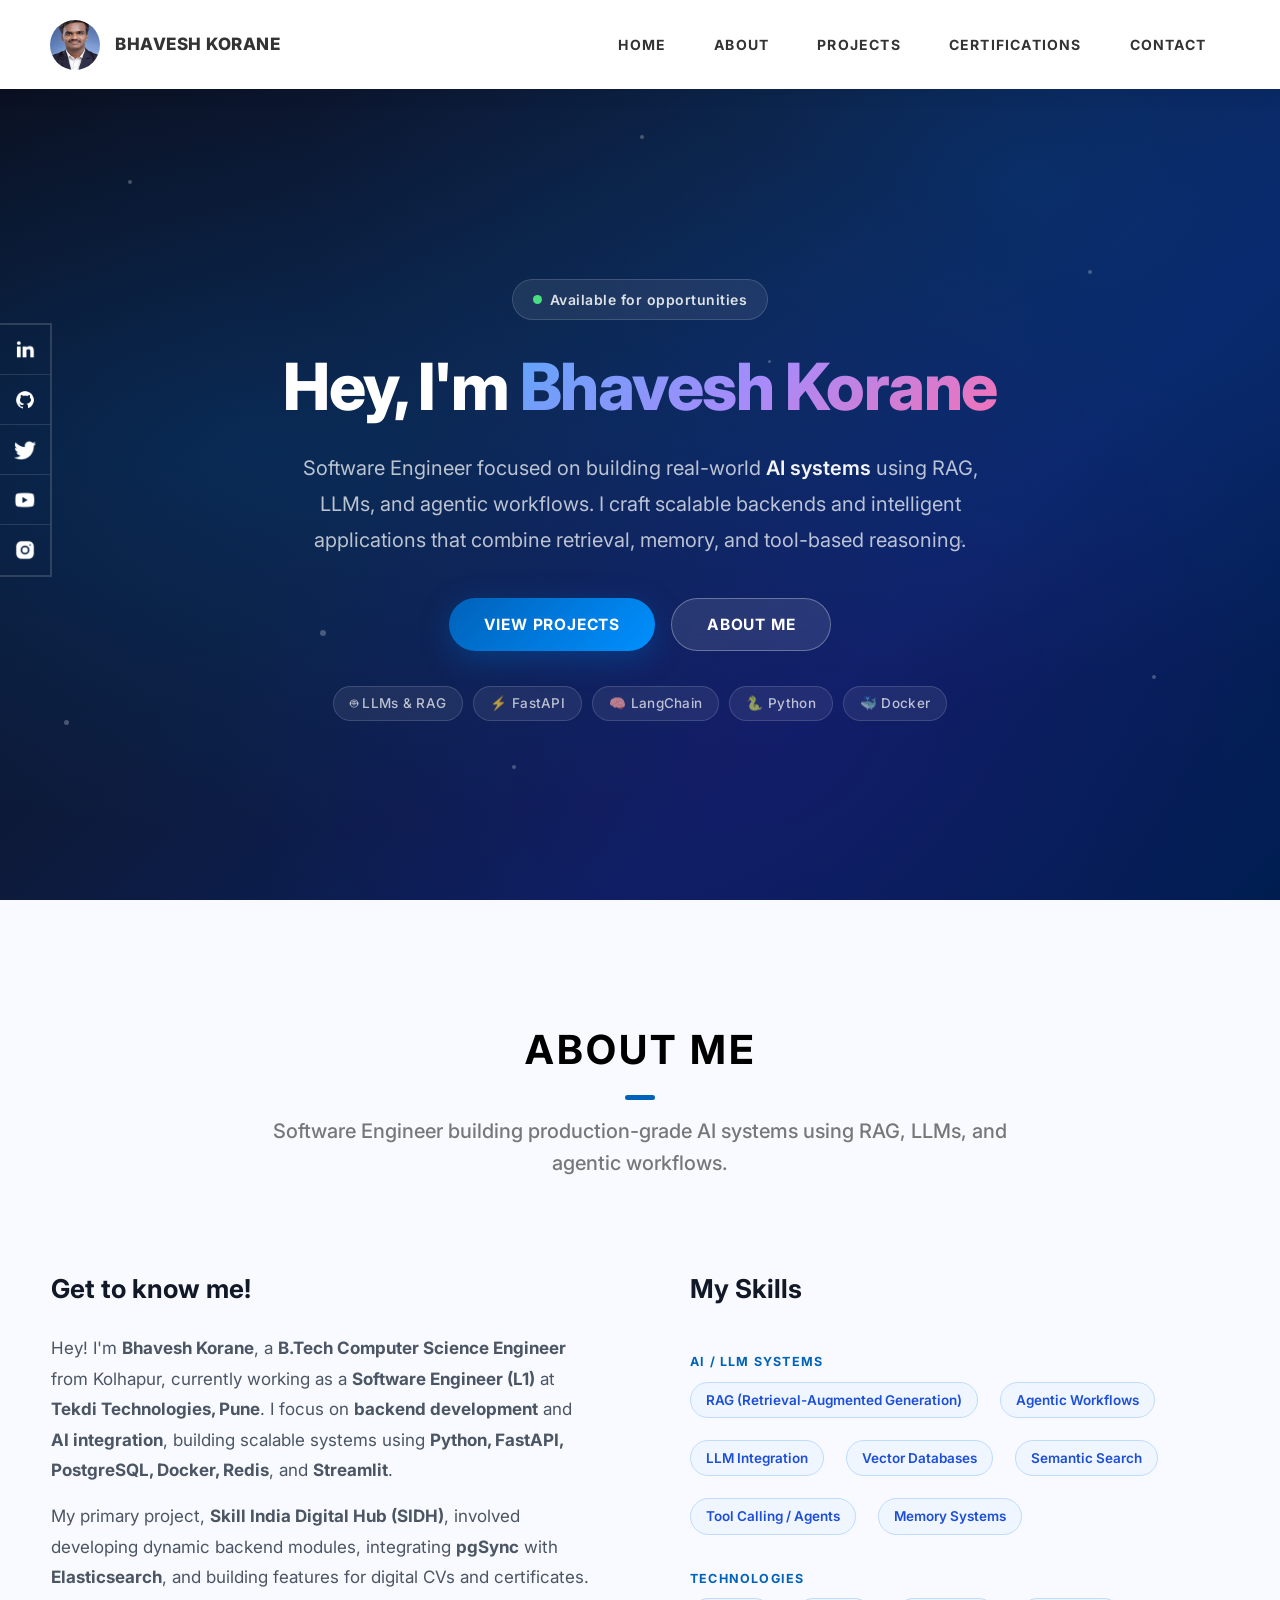
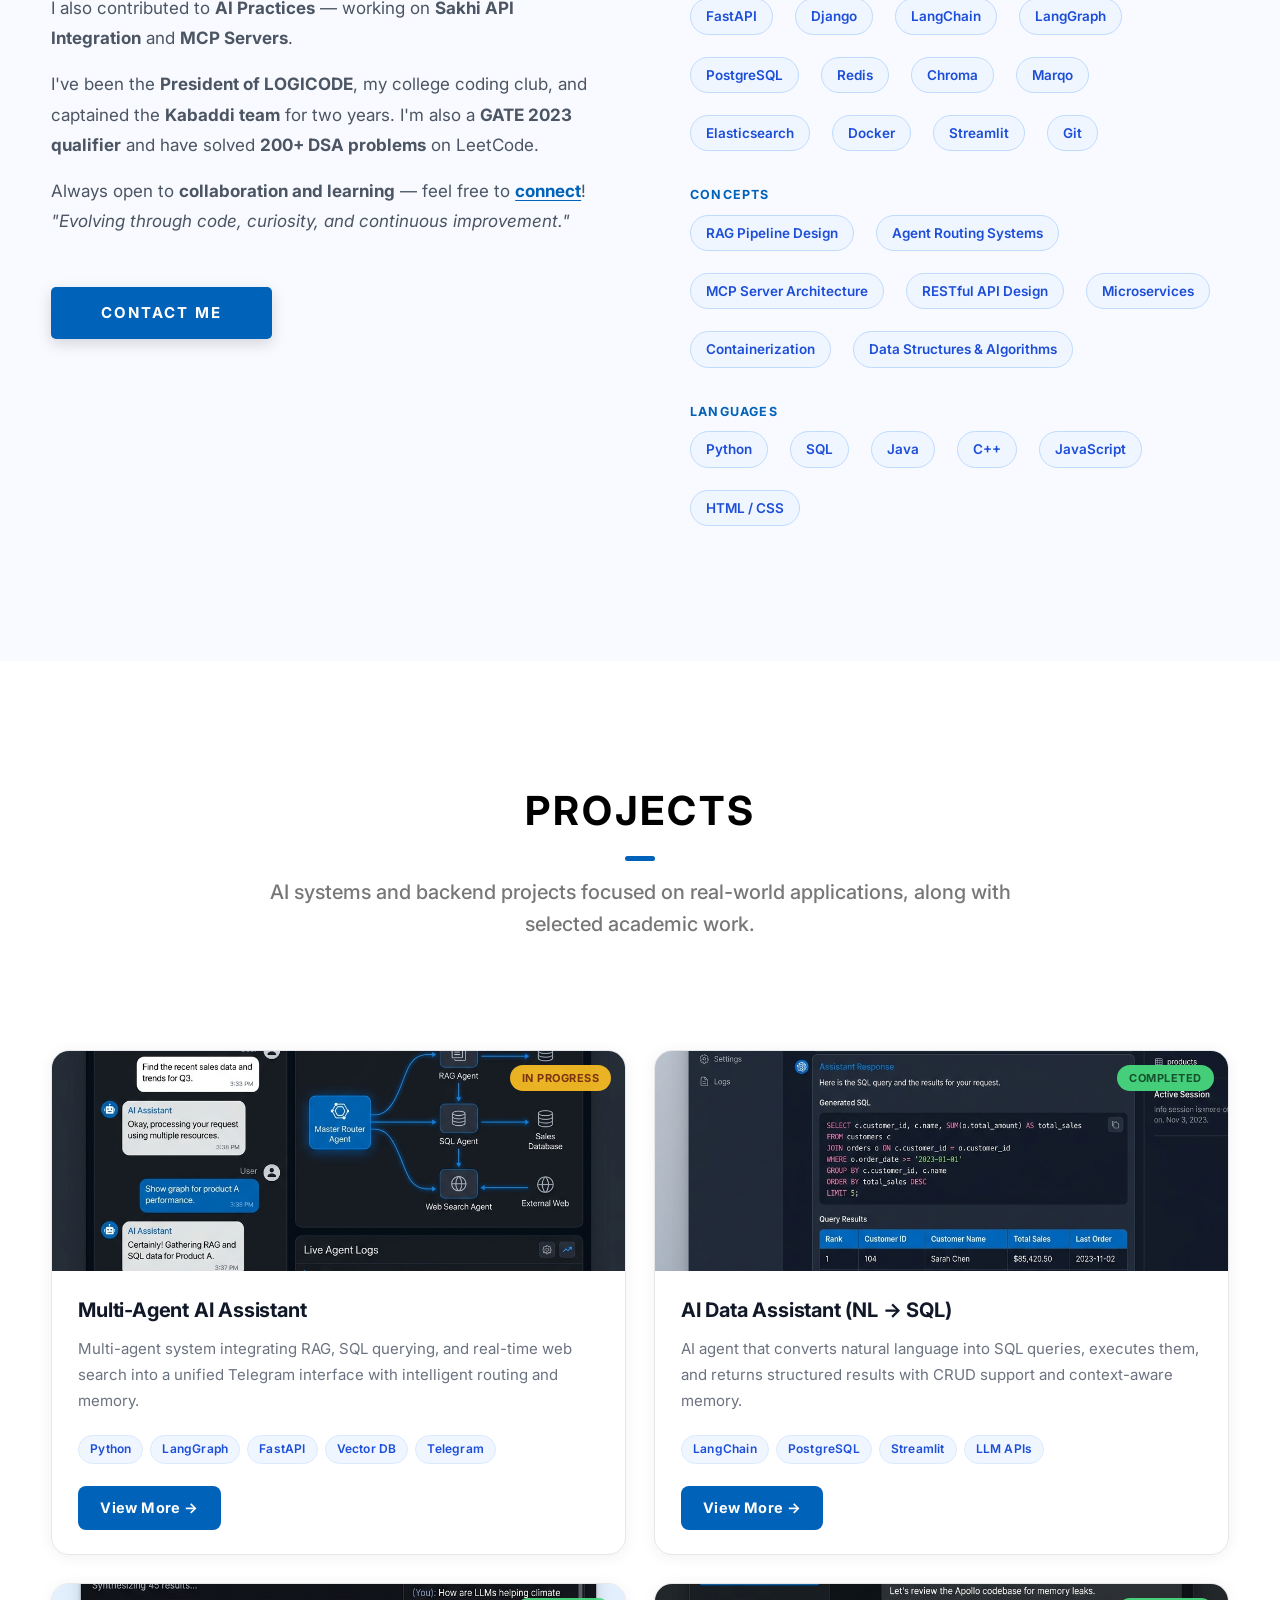
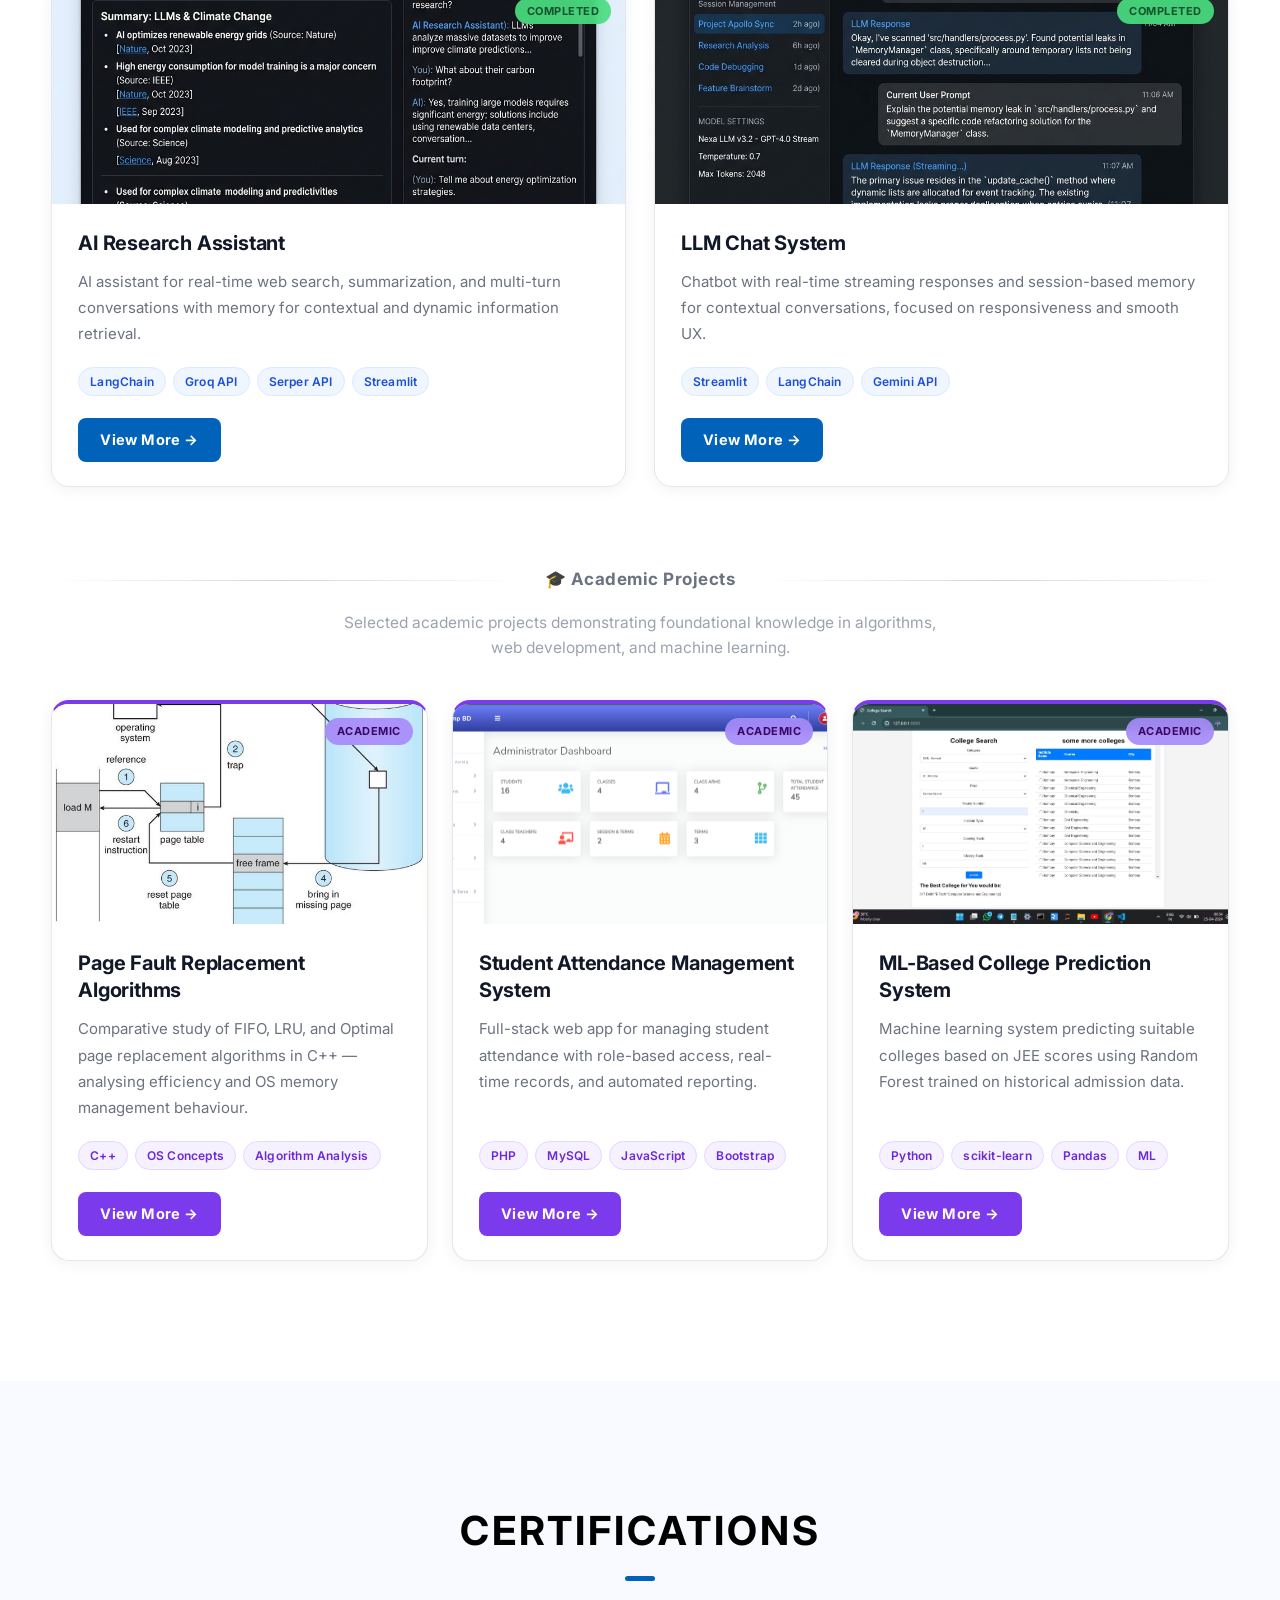
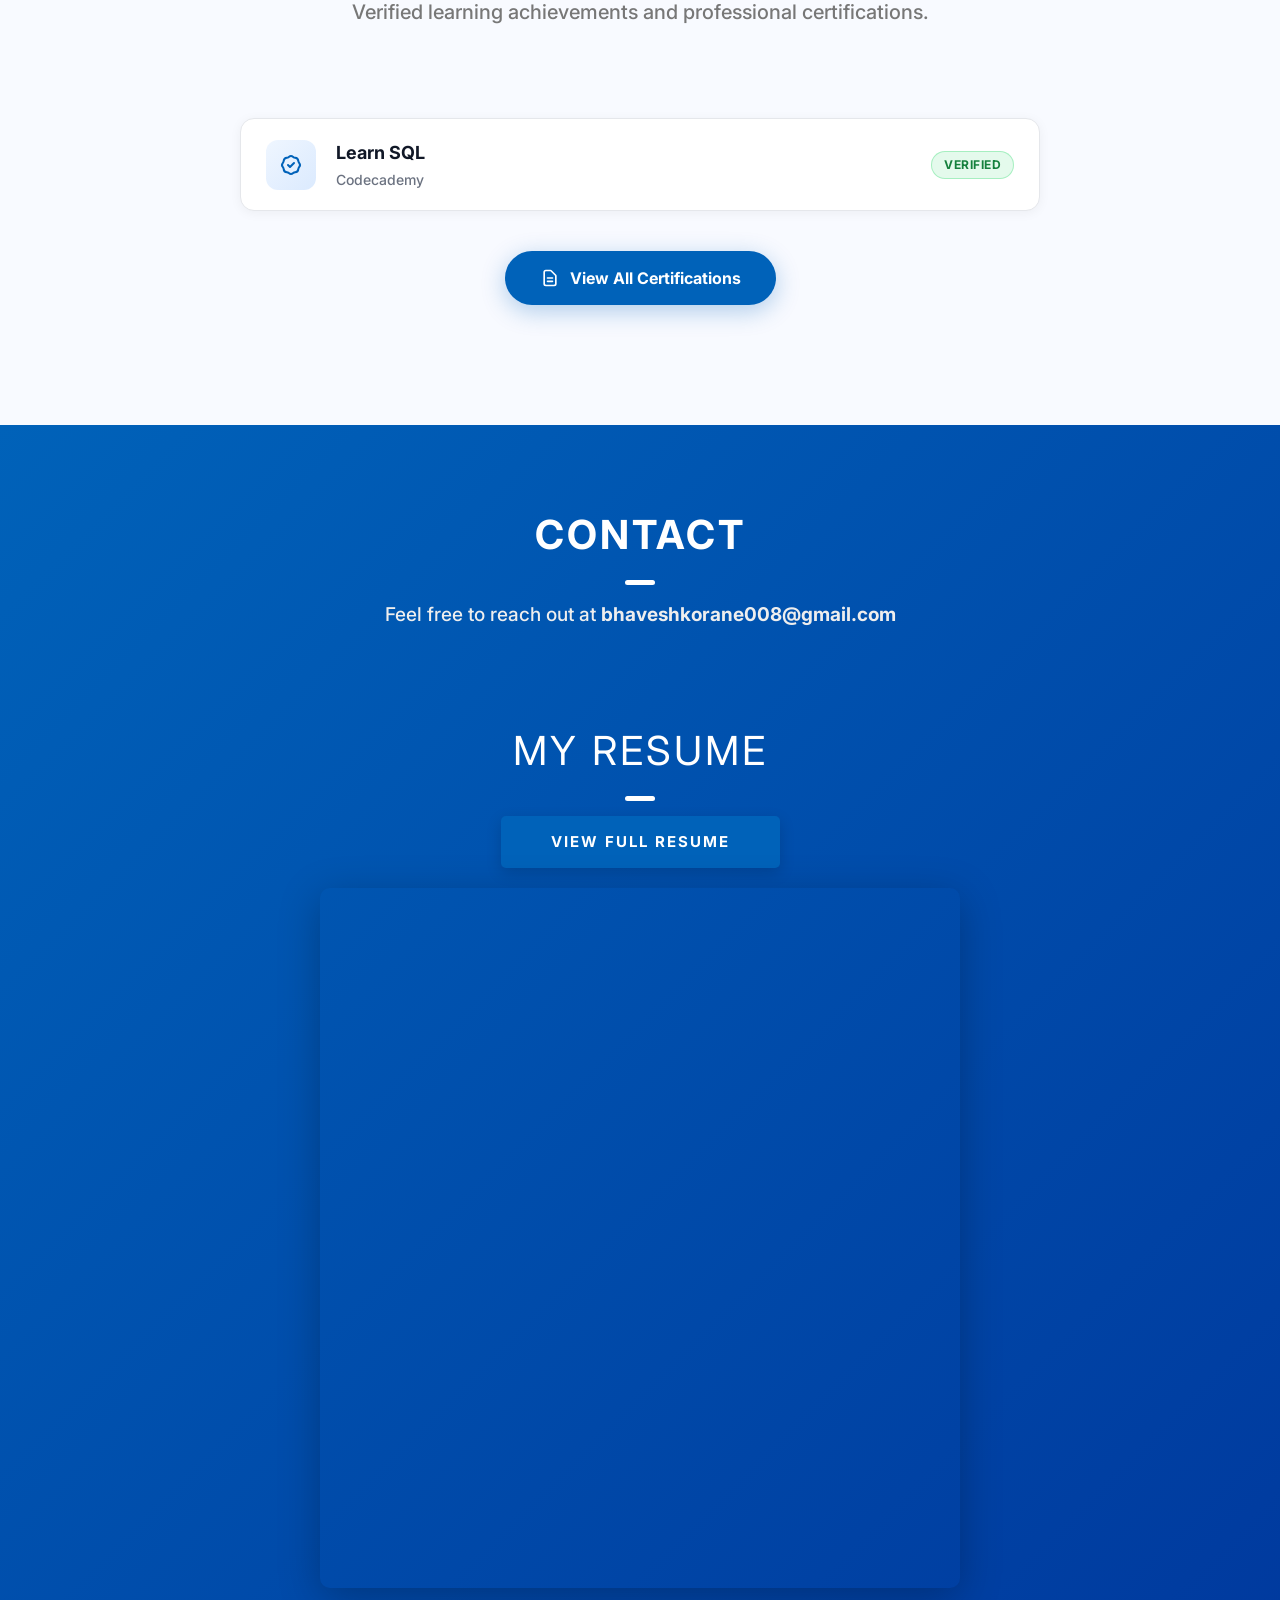
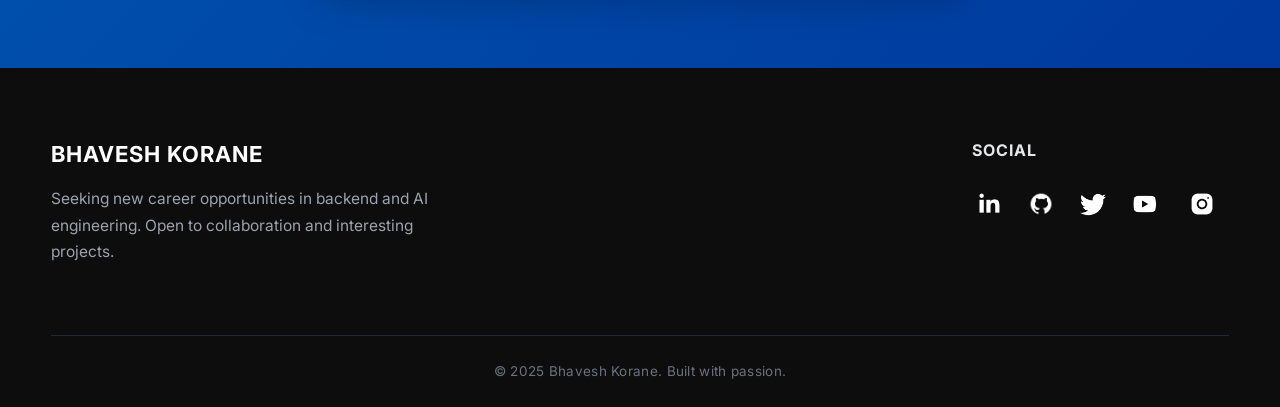
<file: index.html>
<!DOCTYPE html>
<html lang="en">

<head>
  <meta charset="UTF-8" />
  <meta name="viewport" content="width=device-width, initial-scale=1.0" />
  <meta http-equiv="X-UA-Compatible" content="ie=edge" />
  <title>Bhavesh Korane — Software Engineer & AI Builder</title>
  <meta name="description" content="Bhavesh Korane — Software Engineer building production-grade AI systems using RAG, LLMs, and agentic workflows. Explore projects, skills, and contact info." />

  <link rel="stylesheet" href="css/style.css" />
  <link rel="stylesheet" href="css/index-modern.css" />

  <link rel="preconnect" href="https://fonts.googleapis.com" />
  <link rel="preconnect" href="https://fonts.gstatic.com" crossorigin />
  <link href="https://fonts.googleapis.com/css2?family=Inter:wght@300;400;500;600;700;800;900&family=Source+Sans+Pro:wght@400;600;700;900&display=swap" rel="stylesheet" />
</head>

<body>

  <!-- ======================== HEADER ======================== -->
  <header class="header" id="header">
    <div class="header__content">
      <div class="header__logo-container">
        <div class="header__logo-img-cont">
          <img src="./assets/png/bhavesh.png" alt="Bhavesh Korane" class="header__logo-img" />
        </div>
        <span class="header__logo-sub">Bhavesh Korane</span>
      </div>
      <div class="header__main">
        <ul class="header__links">
          <li class="header__link-wrapper"><a href="./index.html" class="header__link">Home</a></li>
          <li class="header__link-wrapper"><a href="./index.html#about" class="header__link">About</a></li>
          <li class="header__link-wrapper"><a href="./index.html#projects" class="header__link">Projects</a></li>
          <li class="header__link-wrapper"><a href="./index.html#certifications" class="header__link">Certifications</a></li>
          <li class="header__link-wrapper"><a href="./index.html#contact" class="header__link">Contact</a></li>
        </ul>
        <div class="header__main-ham-menu-cont">
          <img src="./assets/svg/ham-menu.svg" alt="hamburger menu" class="header__main-ham-menu" />
          <img src="./assets/svg/ham-menu-close.svg" alt="hamburger menu close" class="header__main-ham-menu-close d-none" />
        </div>
      </div>
    </div>
    <div class="header__sm-menu">
      <div class="header__sm-menu-content">
        <ul class="header__sm-menu-links">
          <li class="header__sm-menu-link"><a href="./index.html">Home</a></li>
          <li class="header__sm-menu-link"><a href="./index.html#about">About</a></li>
          <li class="header__sm-menu-link"><a href="./index.html#projects">Projects</a></li>
          <li class="header__sm-menu-link"><a href="./index.html#certifications">Certifications</a></li>
          <li class="header__sm-menu-link"><a href="./index.html#contact">Contact</a></li>
        </ul>
      </div>
    </div>
  </header>

  <!-- ======================== HERO ======================== -->
  <section class="hero" id="home">
    <div class="hero__bg"></div>
    <div class="hero__particles">
      <span></span><span></span><span></span><span></span><span></span>
      <span></span><span></span><span></span><span></span><span></span>
    </div>
    <div class="hero__content">
      <div class="hero__eyebrow">
        <span class="hero__status-dot"></span>
        Available for opportunities
      </div>
      <h1 class="hero__title">
        Hey, I'm <span class="hero__name">Bhavesh Korane</span>
      </h1>
      <p class="hero__subtitle">
        Software Engineer focused on building real-world <strong>AI systems</strong> using RAG, LLMs, and agentic workflows. I craft scalable backends and intelligent applications that combine retrieval, memory, and tool-based reasoning.
      </p>
      <div class="hero__cta-group">
        <a href="#projects" class="hero__btn hero__btn--primary">View Projects</a>
        <a href="#about" class="hero__btn hero__btn--secondary">About Me</a>
      </div>
      <div class="hero__tags">
        <span class="hero__tag">🤖 LLMs & RAG</span>
        <span class="hero__tag">⚡ FastAPI</span>
        <span class="hero__tag">🧠 LangChain</span>
        <span class="hero__tag">🐍 Python</span>
        <span class="hero__tag">🐳 Docker</span>
      </div>
    </div>
    <div class="hero__socials">
      <a href="https://www.linkedin.com/in/bhavesh-korane-1926b2226" class="home-hero__social-icon-link" target="_blank" rel="noreferrer">
        <img src="./assets/png/linkedin-ico.png" alt="LinkedIn" class="home-hero__social-icon" />
      </a>
      <a href="https://github.com/Bhavesh-008" class="home-hero__social-icon-link" target="_blank" rel="noreferrer">
        <img src="./assets/png/github-ico.png" alt="GitHub" class="home-hero__social-icon" />
      </a>
      <a href="https://twitter.com/Bhaveshk_008" class="home-hero__social-icon-link" target="_blank" rel="noreferrer">
        <img src="./assets/png/twitter-ico.png" alt="Twitter" class="home-hero__social-icon" />
      </a>
      <a href="https://youtube.com/@engineeringstudent2832" class="home-hero__social-icon-link" target="_blank" rel="noreferrer">
        <img src="./assets/png/yt-ico.png" alt="YouTube" class="home-hero__social-icon" />
      </a>
      <a href="https://www.instagram.com/bhaveshkorane008/" class="home-hero__social-icon-link home-hero__social-icon-link--bd-none" target="_blank" rel="noreferrer">
        <img src="./assets/png/insta-ico.png" alt="Instagram" class="home-hero__social-icon" />
      </a>
    </div>
  </section>

  <!-- ======================== ABOUT ======================== -->
  <section id="about" class="about sec-pad">
    <div class="main-container">
      <h2 class="heading heading-sec heading-sec__mb-med">
        <span class="heading-sec__main">About Me</span>
        <span class="heading-sec__sub">
          Software Engineer building production-grade AI systems using RAG, LLMs, and agentic workflows.
        </span>
      </h2>
      <div class="about__content">
        <div class="about__content-main">
          <h3 class="about__content-title">Get to know me!</h3>
          <div class="about__content-details">
            <p class="about__content-details-para">
              Hey! I'm <strong>Bhavesh Korane</strong>, a <strong>B.Tech Computer Science Engineer</strong> from Kolhapur,
              currently working as a <strong>Software Engineer (L1)</strong> at <strong>Tekdi Technologies, Pune</strong>.
              I focus on <strong>backend development</strong> and <strong>AI integration</strong>, building scalable
              systems using <strong>Python, FastAPI, PostgreSQL, Docker, Redis</strong>, and <strong>Streamlit</strong>.
            </p>
            <p class="about__content-details-para">
              My primary project, <strong>Skill India Digital Hub (SIDH)</strong>, involved developing dynamic backend
              modules, integrating <strong>pgSync</strong> with <strong>Elasticsearch</strong>, and building features
              for digital CVs and certificates. I also contributed to <strong>AI Practices</strong> — working on
              <strong>Sakhi API Integration</strong> and <strong>MCP Servers</strong>.
            </p>
            <p class="about__content-details-para">
              I've been the <strong>President of LOGICODE</strong>, my college coding club, and captained the
              <strong>Kabaddi team</strong> for two years. I'm also a <strong>GATE 2023 qualifier</strong> and have
              solved <strong>200+ DSA problems</strong> on LeetCode.
            </p>
            <p class="about__content-details-para">
              Always open to <strong>collaboration and learning</strong> — feel free to <a href="#contact"><strong>connect</strong></a>!
              <br><em>"Evolving through code, curiosity, and continuous improvement."</em>
            </p>
          </div>
          <a href="#contact" class="btn btn--med btn--theme dynamicBgClr">Contact Me</a>
        </div>

        <div class="about__content-skills">
          <h3 class="about__content-title">My Skills</h3>
          <div class="skills">
            <div class="skills__section">
              <h4 class="about__content-subtitle">AI / LLM Systems</h4>
              <div class="skills__group">
                <div class="skills__skill">RAG (Retrieval-Augmented Generation)</div>
                <div class="skills__skill">Agentic Workflows</div>
                <div class="skills__skill">LLM Integration</div>
                <div class="skills__skill">Vector Databases</div>
                <div class="skills__skill">Semantic Search</div>
                <div class="skills__skill">Tool Calling / Agents</div>
                <div class="skills__skill">Memory Systems</div>
              </div>
            </div>
            <div class="skills__section">
              <h4 class="about__content-subtitle">Technologies</h4>
              <div class="skills__group">
                <div class="skills__skill">FastAPI</div>
                <div class="skills__skill">Django</div>
                <div class="skills__skill">LangChain</div>
                <div class="skills__skill">LangGraph</div>
                <div class="skills__skill">PostgreSQL</div>
                <div class="skills__skill">Redis</div>
                <div class="skills__skill">Chroma</div>
                <div class="skills__skill">Marqo</div>
                <div class="skills__skill">Elasticsearch</div>
                <div class="skills__skill">Docker</div>
                <div class="skills__skill">Streamlit</div>
                <div class="skills__skill">Git</div>
              </div>
            </div>
            <div class="skills__section">
              <h4 class="about__content-subtitle">Concepts</h4>
              <div class="skills__group">
                <div class="skills__skill">RAG Pipeline Design</div>
                <div class="skills__skill">Agent Routing Systems</div>
                <div class="skills__skill">MCP Server Architecture</div>
                <div class="skills__skill">RESTful API Design</div>
                <div class="skills__skill">Microservices</div>
                <div class="skills__skill">Containerization</div>
                <div class="skills__skill">Data Structures & Algorithms</div>
              </div>
            </div>
            <div class="skills__section">
              <h4 class="about__content-subtitle">Languages</h4>
              <div class="skills__group">
                <div class="skills__skill">Python</div>
                <div class="skills__skill">SQL</div>
                <div class="skills__skill">Java</div>
                <div class="skills__skill">C++</div>
                <div class="skills__skill">JavaScript</div>
                <div class="skills__skill">HTML / CSS</div>
              </div>
            </div>
          </div>
        </div>
      </div>
    </div>
  </section>

  <!-- ======================== PROJECTS ======================== -->
  <section id="projects" class="projects-modern">
    <div class="main-container">
      <h2 class="heading heading-sec heading-sec__mb-bg">
        <span class="heading-sec__main">Projects</span>
        <span class="heading-sec__sub">
          AI systems and backend projects focused on real-world applications, along with selected academic work.
        </span>
      </h2>

      <!-- AI Projects Grid -->
      <div class="proj-grid">

        <!-- PROJECT 1 -->
        <div class="proj-card">
          <div class="proj-card__img-wrap">
            <img src="./assets/png/multi-agent-ai.png" alt="Multi-Agent AI Assistant" class="proj-card__img" />
            <div class="proj-card__overlay">
              <a href="./projects/multi-agent-ai-assistant.html" class="proj-card__overlay-btn">View More →</a>
            </div>
            <span class="proj-card__badge proj-card__badge--progress">In Progress</span>
          </div>
          <div class="proj-card__body">
            <h3 class="proj-card__title">Multi-Agent AI Assistant</h3>
            <p class="proj-card__desc">Multi-agent system integrating RAG, SQL querying, and real-time web search into a unified Telegram interface with intelligent routing and memory.</p>
            <div class="proj-card__tags">
              <span>Python</span><span>LangGraph</span><span>FastAPI</span><span>Vector DB</span><span>Telegram</span>
            </div>
            <a href="./projects/multi-agent-ai-assistant.html" class="proj-card__btn">View More →</a>
          </div>
        </div>

        <!-- PROJECT 2 -->
        <div class="proj-card">
          <div class="proj-card__img-wrap">
            <img src="./assets/png/ai-data-assistant.png" alt="AI Data Assistant" class="proj-card__img" />
            <div class="proj-card__overlay">
              <a href="./projects/ai-data-assistant.html" class="proj-card__overlay-btn">View More →</a>
            </div>
            <span class="proj-card__badge proj-card__badge--done">Completed</span>
          </div>
          <div class="proj-card__body">
            <h3 class="proj-card__title">AI Data Assistant (NL → SQL)</h3>
            <p class="proj-card__desc">AI agent that converts natural language into SQL queries, executes them, and returns structured results with CRUD support and context-aware memory.</p>
            <div class="proj-card__tags">
              <span>LangChain</span><span>PostgreSQL</span><span>Streamlit</span><span>LLM APIs</span>
            </div>
            <a href="./projects/ai-data-assistant.html" class="proj-card__btn">View More →</a>
          </div>
        </div>

        <!-- PROJECT 3 -->
        <div class="proj-card">
          <div class="proj-card__img-wrap">
            <img src="./assets/png/ai-research-assistant.png" alt="AI Research Assistant" class="proj-card__img" />
            <div class="proj-card__overlay">
              <a href="./projects/ai-research-assistant.html" class="proj-card__overlay-btn">View More →</a>
            </div>
            <span class="proj-card__badge proj-card__badge--done">Completed</span>
          </div>
          <div class="proj-card__body">
            <h3 class="proj-card__title">AI Research Assistant</h3>
            <p class="proj-card__desc">AI assistant for real-time web search, summarization, and multi-turn conversations with memory for contextual and dynamic information retrieval.</p>
            <div class="proj-card__tags">
              <span>LangChain</span><span>Groq API</span><span>Serper API</span><span>Streamlit</span>
            </div>
            <a href="./projects/ai-research-assistant.html" class="proj-card__btn">View More →</a>
          </div>
        </div>

        <!-- PROJECT 4 -->
        <div class="proj-card">
          <div class="proj-card__img-wrap">
            <img src="./assets/png/llm-chat-system.png" alt="LLM Chat System" class="proj-card__img" />
            <div class="proj-card__overlay">
              <a href="./projects/llm-chat-system.html" class="proj-card__overlay-btn">View More →</a>
            </div>
            <span class="proj-card__badge proj-card__badge--done">Completed</span>
          </div>
          <div class="proj-card__body">
            <h3 class="proj-card__title">LLM Chat System</h3>
            <p class="proj-card__desc">Chatbot with real-time streaming responses and session-based memory for contextual conversations, focused on responsiveness and smooth UX.</p>
            <div class="proj-card__tags">
              <span>Streamlit</span><span>LangChain</span><span>Gemini API</span>
            </div>
            <a href="./projects/llm-chat-system.html" class="proj-card__btn">View More →</a>
          </div>
        </div>

      </div><!-- /proj-grid -->

      <!-- Academic Divider -->
      <div class="academic-divider">
        <div class="academic-divider__line"></div>
        <span class="academic-divider__label">🎓 Academic Projects</span>
        <div class="academic-divider__line"></div>
      </div>
      <p class="academic-divider__sub">Selected academic projects demonstrating foundational knowledge in algorithms, web development, and machine learning.</p>

      <!-- Academic Grid -->
      <div class="proj-grid proj-grid--academic">

        <!-- Academic 1 -->
        <div class="proj-card proj-card--academic">
          <div class="proj-card__img-wrap">
            <img src="./assets/png/pagefult.png" alt="Page Fault Algorithms" class="proj-card__img" />
            <div class="proj-card__overlay">
              <a href="./projects/page-fault-algorithms.html" class="proj-card__overlay-btn">View More →</a>
            </div>
            <span class="proj-card__badge proj-card__badge--academic">Academic</span>
          </div>
          <div class="proj-card__body">
            <h3 class="proj-card__title">Page Fault Replacement Algorithms</h3>
            <p class="proj-card__desc">Comparative study of FIFO, LRU, and Optimal page replacement algorithms in C++ — analysing efficiency and OS memory management behaviour.</p>
            <div class="proj-card__tags">
              <span>C++</span><span>OS Concepts</span><span>Algorithm Analysis</span>
            </div>
            <a href="./projects/page-fault-algorithms.html" class="proj-card__btn">View More →</a>
          </div>
        </div>

        <!-- Academic 2 -->
        <div class="proj-card proj-card--academic">
          <div class="proj-card__img-wrap">
            <img src="./assets/jpeg/web_app.png" alt="Student Attendance System" class="proj-card__img" />
            <div class="proj-card__overlay">
              <a href="./projects/student-attendance-system.html" class="proj-card__overlay-btn">View More →</a>
            </div>
            <span class="proj-card__badge proj-card__badge--academic">Academic</span>
          </div>
          <div class="proj-card__body">
            <h3 class="proj-card__title">Student Attendance Management System</h3>
            <p class="proj-card__desc">Full-stack web app for managing student attendance with role-based access, real-time records, and automated reporting.</p>
            <div class="proj-card__tags">
              <span>PHP</span><span>MySQL</span><span>JavaScript</span><span>Bootstrap</span>
            </div>
            <a href="./projects/student-attendance-system.html" class="proj-card__btn">View More →</a>
          </div>
        </div>

        <!-- Academic 3 -->
        <div class="proj-card proj-card--academic">
          <div class="proj-card__img-wrap">
            <img src="./assets/jpeg/collage_prediction.jpg" alt="ML College Prediction" class="proj-card__img" />
            <div class="proj-card__overlay">
              <a href="./projects/ml-college-prediction.html" class="proj-card__overlay-btn">View More →</a>
            </div>
            <span class="proj-card__badge proj-card__badge--academic">Academic</span>
          </div>
          <div class="proj-card__body">
            <h3 class="proj-card__title">ML-Based College Prediction System</h3>
            <p class="proj-card__desc">Machine learning system predicting suitable colleges based on JEE scores using Random Forest trained on historical admission data.</p>
            <div class="proj-card__tags">
              <span>Python</span><span>scikit-learn</span><span>Pandas</span><span>ML</span>
            </div>
            <a href="./projects/ml-college-prediction.html" class="proj-card__btn">View More →</a>
          </div>
        </div>

      </div><!-- /proj-grid academic -->
    </div>
  </section>

  <!-- ======================== CERTIFICATIONS ======================== -->
  <section id="certifications" class="certs-section">
    <div class="main-container">
      <h2 class="heading heading-sec heading-sec__mb-med">
        <span class="heading-sec__main">Certifications</span>
        <span class="heading-sec__sub">Verified learning achievements and professional certifications.</span>
      </h2>

      <div class="certs-preview">
        <!-- Add new certs here as list items -->
        <div class="cert-item">
          <div class="cert-item__icon">
            <svg xmlns="http://www.w3.org/2000/svg" fill="none" viewBox="0 0 24 24" stroke="currentColor" stroke-width="2">
              <path stroke-linecap="round" stroke-linejoin="round" d="M9 12l2 2 4-4M7.835 4.697a3.42 3.42 0 001.946-.806 3.42 3.42 0 014.438 0 3.42 3.42 0 001.946.806 3.42 3.42 0 013.138 3.138 3.42 3.42 0 00.806 1.946 3.42 3.42 0 010 4.438 3.42 3.42 0 00-.806 1.946 3.42 3.42 0 01-3.138 3.138 3.42 3.42 0 00-1.946.806 3.42 3.42 0 01-4.438 0 3.42 3.42 0 00-1.946-.806 3.42 3.42 0 01-3.138-3.138 3.42 3.42 0 00-.806-1.946 3.42 3.42 0 010-4.438 3.42 3.42 0 00.806-1.946 3.42 3.42 0 013.138-3.138z"/>
            </svg>
          </div>
          <div class="cert-item__info">
            <h3 class="cert-item__name">Learn SQL</h3>
            <p class="cert-item__issuer">Codecademy</p>
          </div>
          <div class="cert-item__badge">Verified</div>
        </div>
        <!-- More certs will show on the full page -->
      </div>

      <div class="certs-cta">
        <a href="./certifications.html" class="certs-btn">
          <svg xmlns="http://www.w3.org/2000/svg" fill="none" viewBox="0 0 24 24" stroke="currentColor" stroke-width="2">
            <path stroke-linecap="round" stroke-linejoin="round" d="M9 12h6m-6 4h6m2 5H7a2 2 0 01-2-2V5a2 2 0 012-2h5.586a1 1 0 01.707.293l5.414 5.414a1 1 0 01.293.707V19a2 2 0 01-2 2z"/>
          </svg>
          View All Certifications
        </a>
      </div>
    </div>
  </section>

  <!-- ======================== CONTACT ======================== -->
  <section id="contact" class="contact sec-pad dynamicBg">
    <div class="main-container">
      <h2 class="heading heading-sec heading-sec__mb-med">
        <span class="heading-sec__main heading-sec__main--lt">Contact</span>
        <span class="heading-sec__sub heading-sec__sub--lt">
          Feel free to reach out at <strong>bhaveshkorane008@gmail.com</strong>
        </span>
      </h2>

      <span class="heading-sec__main heading-sec__main--lt" style="margin-top: 4rem; display:block;">My Resume</span>
      <div class="pdf-container">
        <div style="text-align:center; margin-bottom:20px;">
          <a href="./documents/Bhavesh_korane_resume.pdf" target="_blank" class="btn btn--med btn--theme">
            View Full Resume
          </a>
        </div>
        <div style="display:flex; justify-content:center;">
          <iframe src="./documents/Bhavesh_korane_resume.pdf"
            style="width:80%; height:700px; border:none; border-radius:10px;">
          </iframe>
        </div>
      </div>
    </div>
  </section>

  <!-- ======================== FOOTER ======================== -->
  <footer class="main-footer">
    <div class="main-container">
      <div class="main-footer__upper">
        <div class="main-footer__row main-footer__row-1">
          <h2 class="heading heading-sm main-footer__heading-sm"><span>Social</span></h2>
          <div class="main-footer__social-cont">
            <a target="_blank" rel="noreferrer" href="https://www.linkedin.com/in/bhavesh-korane-1926b2226">
              <img class="main-footer__icon" src="./assets/png/linkedin-ico.png" alt="LinkedIn" />
            </a>
            <a target="_blank" rel="noreferrer" href="https://github.com/Bhavesh-008">
              <img class="main-footer__icon" src="./assets/png/github-ico.png" alt="GitHub" />
            </a>
            <a target="_blank" rel="noreferrer" href="https://twitter.com/Bhaveshk_008">
              <img class="main-footer__icon" src="./assets/png/twitter-ico.png" alt="Twitter" />
            </a>
            <a target="_blank" rel="noreferrer" href="https://youtube.com/@engineeringstudent2832">
              <img class="main-footer__icon" src="./assets/png/yt-ico.png" alt="YouTube" />
            </a>
            <a target="_blank" rel="noreferrer" href="https://www.instagram.com/bhaveshkorane008/">
              <img class="main-footer__icon main-footer__icon--mr-none" src="./assets/png/insta-ico.png" alt="Instagram" />
            </a>
          </div>
        </div>
        <div class="main-footer__row main-footer__row-2">
          <h4 class="heading heading-sm text-lt">Bhavesh Korane</h4>
          <p class="main-footer__short-desc">
            Seeking new career opportunities in backend and AI engineering. Open to collaboration and interesting projects.
          </p>
        </div>
      </div>
      <div class="main-footer__lower">
        &copy; 2025 Bhavesh Korane. Built with passion.
      </div>
    </div>
  </footer>

  <script src="./index.js"></script>
  <script>
    // Fade-in on scroll
    const fadeEls = document.querySelectorAll('.proj-card, .about__content, .hero__content');
    const obs = new IntersectionObserver((entries) => {
      entries.forEach(e => { if (e.isIntersecting) e.target.classList.add('visible'); });
    }, { threshold: 0.08 });
    fadeEls.forEach(el => {
      el.style.opacity = '0';
      el.style.transform = 'translateY(24px)';
      el.style.transition = 'opacity 0.6s ease, transform 0.6s ease';
      obs.observe(el);
    });

    // Active nav highlight on scroll
    const sections = document.querySelectorAll('section[id]');
    const navLinks = document.querySelectorAll('.header__link');
    window.addEventListener('scroll', () => {
      let current = '';
      sections.forEach(s => {
        if (window.scrollY >= s.offsetTop - 120) current = s.getAttribute('id');
      });
      navLinks.forEach(l => {
        l.classList.remove('header__link--active');
        if (l.getAttribute('href').includes(current)) l.classList.add('header__link--active');
      });
    });
  </script>
</body>

</html>
</file>
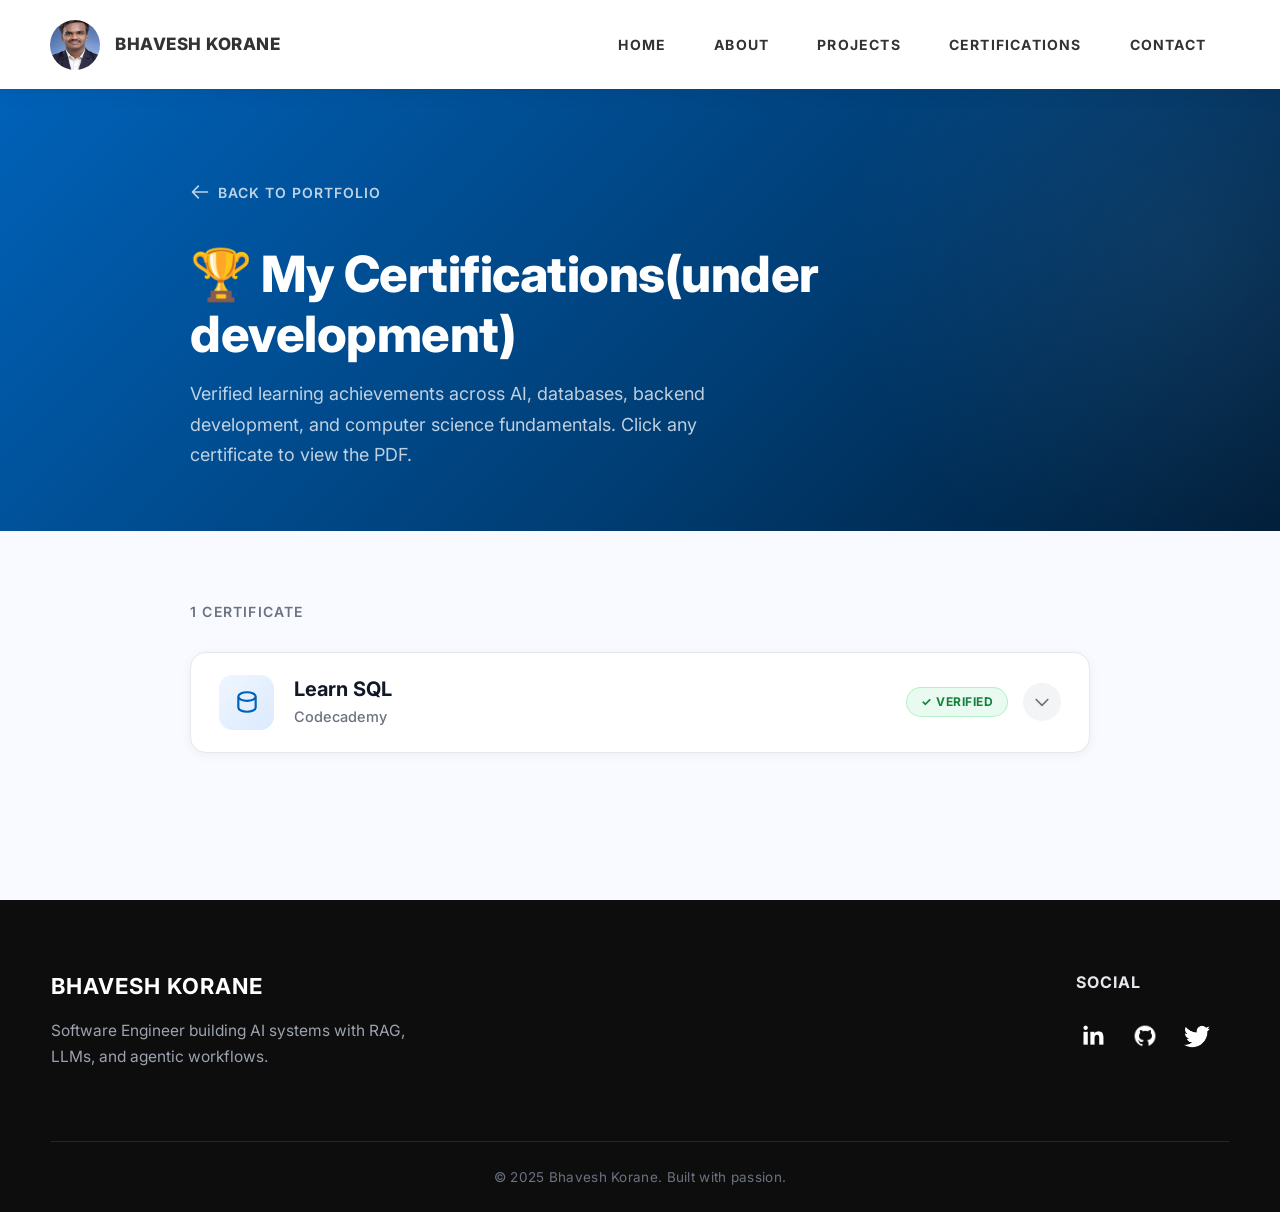
<file: certifications.html>
<!DOCTYPE html>
<html lang="en">
<head>
  <meta charset="UTF-8" />
  <meta name="viewport" content="width=device-width, initial-scale=1.0" />
  <title>Certifications — Bhavesh Korane</title>
  <meta name="description" content="Verified certifications and learning achievements by Bhavesh Korane." />
  <link rel="stylesheet" href="css/style.css" />
  <link rel="stylesheet" href="css/index-modern.css" />
  <link rel="preconnect" href="https://fonts.googleapis.com" />
  <link rel="preconnect" href="https://fonts.gstatic.com" crossorigin />
  <link href="https://fonts.googleapis.com/css2?family=Inter:wght@300;400;500;600;700;800;900&display=swap" rel="stylesheet" />
</head>
<body>

  <!-- Header -->
  <header class="header">
    <div class="header__content">
      <div class="header__logo-container">
        <div class="header__logo-img-cont">
          <img src="./assets/png/bhavesh.png" alt="Bhavesh Korane" class="header__logo-img" />
        </div>
        <span class="header__logo-sub">Bhavesh Korane</span>
      </div>
      <div class="header__main">
        <ul class="header__links">
          <li class="header__link-wrapper"><a href="./index.html" class="header__link">Home</a></li>
          <li class="header__link-wrapper"><a href="./index.html#about" class="header__link">About</a></li>
          <li class="header__link-wrapper"><a href="./index.html#projects" class="header__link">Projects</a></li>
          <li class="header__link-wrapper"><a href="./index.html#certifications" class="header__link">Certifications</a></li>
          <li class="header__link-wrapper"><a href="./index.html#contact" class="header__link">Contact</a></li>
        </ul>
        <div class="header__main-ham-menu-cont">
          <img src="./assets/svg/ham-menu.svg" alt="hamburger menu" class="header__main-ham-menu" />
          <img src="./assets/svg/ham-menu-close.svg" alt="hamburger menu close" class="header__main-ham-menu-close d-none" />
        </div>
      </div>
    </div>
    <div class="header__sm-menu">
      <div class="header__sm-menu-content">
        <ul class="header__sm-menu-links">
          <li class="header__sm-menu-link"><a href="./index.html">Home</a></li>
          <li class="header__sm-menu-link"><a href="./index.html#about">About</a></li>
          <li class="header__sm-menu-link"><a href="./index.html#projects">Projects</a></li>
          <li class="header__sm-menu-link"><a href="./index.html#certifications">Certifications</a></li>
          <li class="header__sm-menu-link"><a href="./index.html#contact">Contact</a></li>
        </ul>
      </div>
    </div>
  </header>

  <div class="certs-page">

    <!-- Hero -->
    <div class="certs-page__hero">
      <div class="certs-page__hero-inner">
        <a href="./index.html#certifications" class="certs-page__back">
          <svg xmlns="http://www.w3.org/2000/svg" fill="none" viewBox="0 0 24 24" stroke="currentColor" stroke-width="2"><path stroke-linecap="round" stroke-linejoin="round" d="M10 19l-7-7m0 0l7-7m-7 7h18"/></svg>
          Back to Portfolio
        </a>
        <h1 class="certs-page__hero-title">🏆 My Certifications(under development)</h1>
        <p class="certs-page__hero-sub">Verified learning achievements across AI, databases, backend development, and computer science fundamentals. Click any certificate to view the PDF.</p>
      </div>
    </div>

    <!-- Cert List -->
    <div class="certs-list-section">
      <p class="certs-list-section__count">1 Certificate</p>

      <div class="certs-full-list">

        <!-- ===== CERT 1: Learn SQL ===== -->
        <div class="cert-entry" id="cert-learn-sql">
          <div class="cert-entry__header" onclick="toggleCert('cert-learn-sql')">
            <div class="cert-entry__icon">
              <svg xmlns="http://www.w3.org/2000/svg" fill="none" viewBox="0 0 24 24" stroke="currentColor" stroke-width="2">
                <path stroke-linecap="round" stroke-linejoin="round" d="M4 7v10c0 2.21 3.582 4 8 4s8-1.79 8-4V7M4 7c0 2.21 3.582 4 8 4s8-1.79 8-4M4 7c0-2.21 3.582-4 8-4s8 1.79 8 4" />
              </svg>
            </div>
            <div class="cert-entry__meta">
              <h2 class="cert-entry__name">Learn SQL</h2>
              <p class="cert-entry__issuer">Codecademy</p>
            </div>
            <div class="cert-entry__right">
              <span class="cert-entry__verified">✓ Verified</span>
              <button class="cert-entry__toggle" aria-label="Toggle certificate view">
                <svg xmlns="http://www.w3.org/2000/svg" fill="none" viewBox="0 0 24 24" stroke="currentColor" stroke-width="2"><path stroke-linecap="round" stroke-linejoin="round" d="M19 9l-7 7-7-7"/></svg>
              </button>
            </div>
          </div>
          <div class="cert-entry__pdf">
            <iframe src="./certifications/bhavesh_2705-Learn SQL.pdf" title="Learn SQL Certificate"></iframe>
            <div class="cert-entry__pdf-actions">
              <a href="./certifications/bhavesh_2705-Learn SQL.pdf" target="_blank" class="cert-entry__pdf-btn cert-entry__pdf-btn--primary">
                <svg xmlns="http://www.w3.org/2000/svg" fill="none" viewBox="0 0 24 24" stroke="currentColor" stroke-width="2"><path stroke-linecap="round" stroke-linejoin="round" d="M10 6H6a2 2 0 00-2 2v10a2 2 0 002 2h10a2 2 0 002-2v-4M14 4h6m0 0v6m0-6L10 14"/></svg>
                Open Full PDF
              </a>
            </div>
          </div>
        </div>

        <!-- ======================================================
             ADD MORE CERTIFICATES BELOW IN THE SAME FORMAT
             Copy the block above, change the id, name, issuer,
             and PDF src path for each new certificate.
             ====================================================== -->

      </div>
    </div>

  </div><!-- /certs-page -->

  <!-- Footer -->
  <footer class="main-footer">
    <div class="main-container">
      <div class="main-footer__upper">
        <div class="main-footer__row main-footer__row-1">
          <h2 class="heading heading-sm main-footer__heading-sm"><span>Social</span></h2>
          <div class="main-footer__social-cont">
            <a target="_blank" rel="noreferrer" href="https://www.linkedin.com/in/bhavesh-korane-1926b2226"><img class="main-footer__icon" src="./assets/png/linkedin-ico.png" alt="LinkedIn" /></a>
            <a target="_blank" rel="noreferrer" href="https://github.com/Bhavesh-008"><img class="main-footer__icon" src="./assets/png/github-ico.png" alt="GitHub" /></a>
            <a target="_blank" rel="noreferrer" href="https://twitter.com/Bhaveshk_008"><img class="main-footer__icon" src="./assets/png/twitter-ico.png" alt="Twitter" /></a>
          </div>
        </div>
        <div class="main-footer__row main-footer__row-2">
          <h4 class="heading heading-sm text-lt">Bhavesh Korane</h4>
          <p class="main-footer__short-desc">Software Engineer building AI systems with RAG, LLMs, and agentic workflows.</p>
        </div>
      </div>
      <div class="main-footer__lower">&copy; 2025 Bhavesh Korane. Built with passion.</div>
    </div>
  </footer>

  <script src="./index.js"></script>
  <script>
    function toggleCert(id) {
      const entry = document.getElementById(id);
      entry.classList.toggle('open');
    }
  </script>
</body>
</html>
</file>
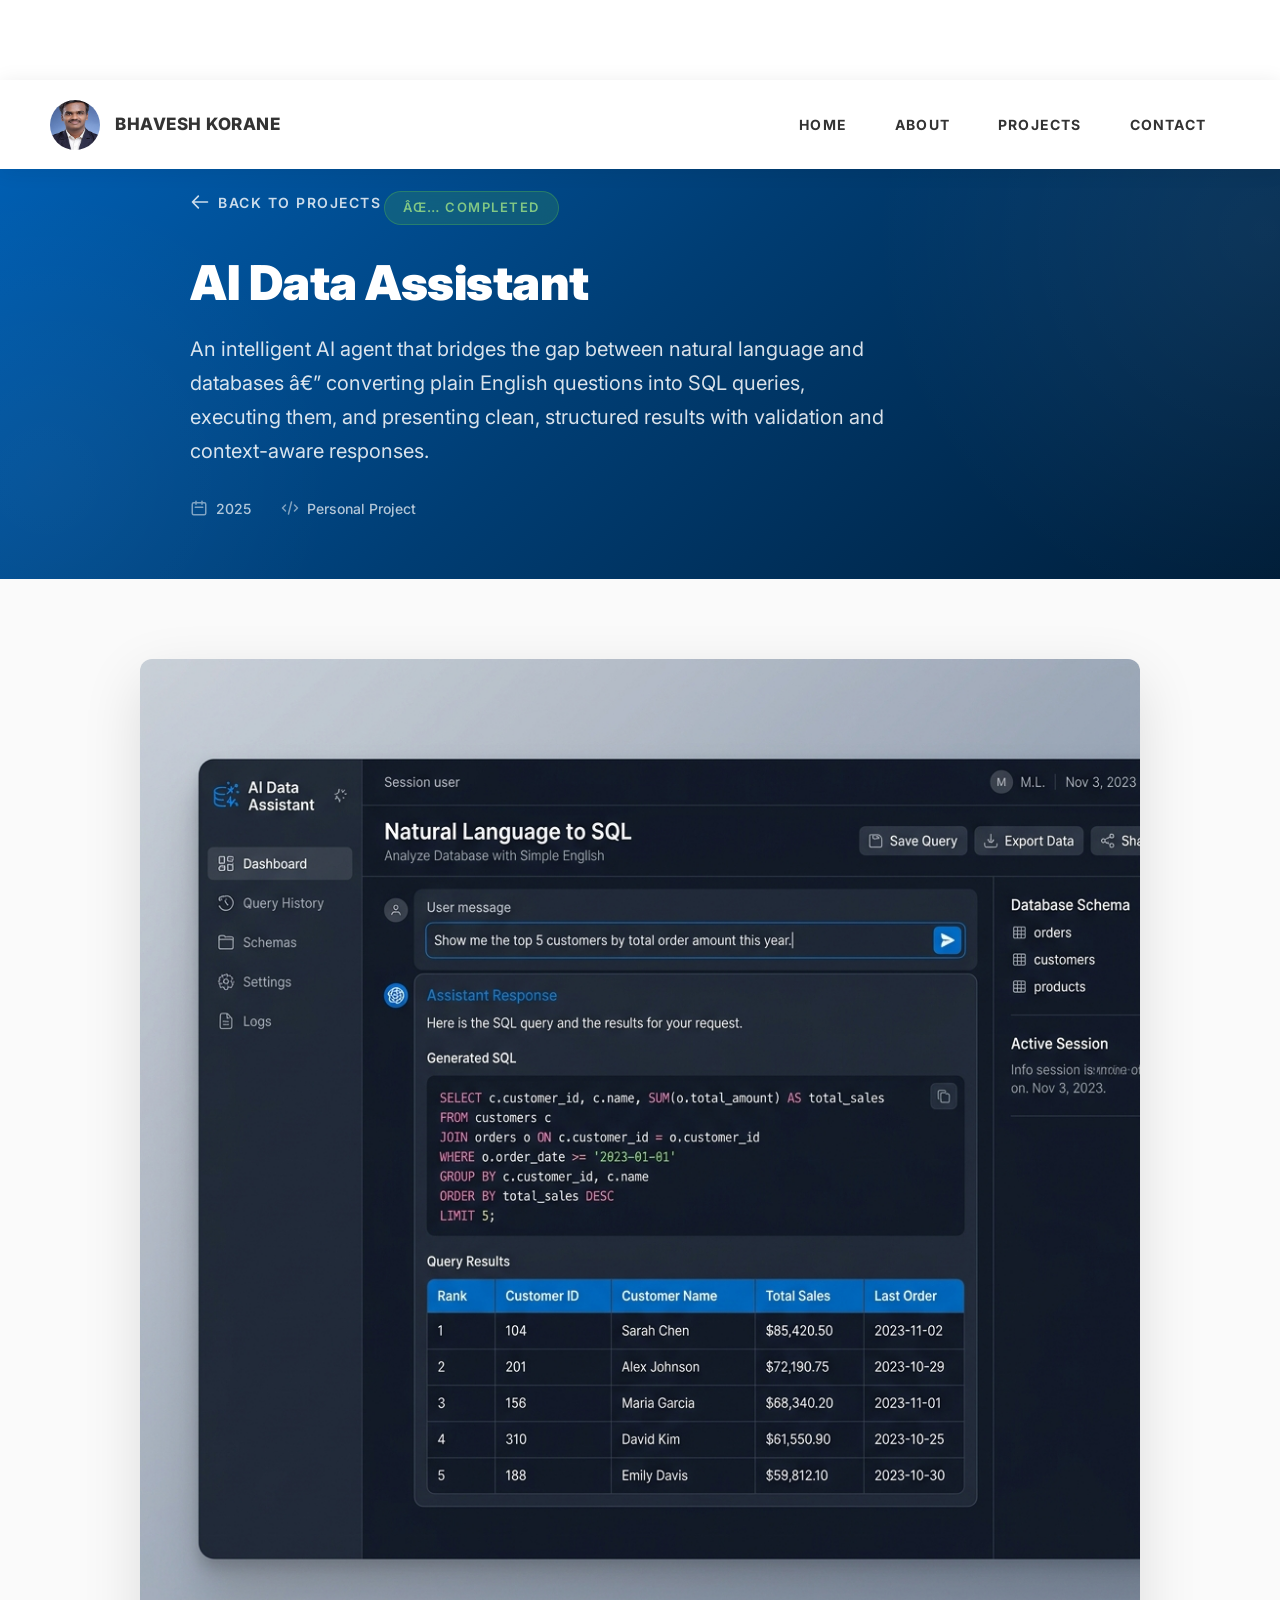
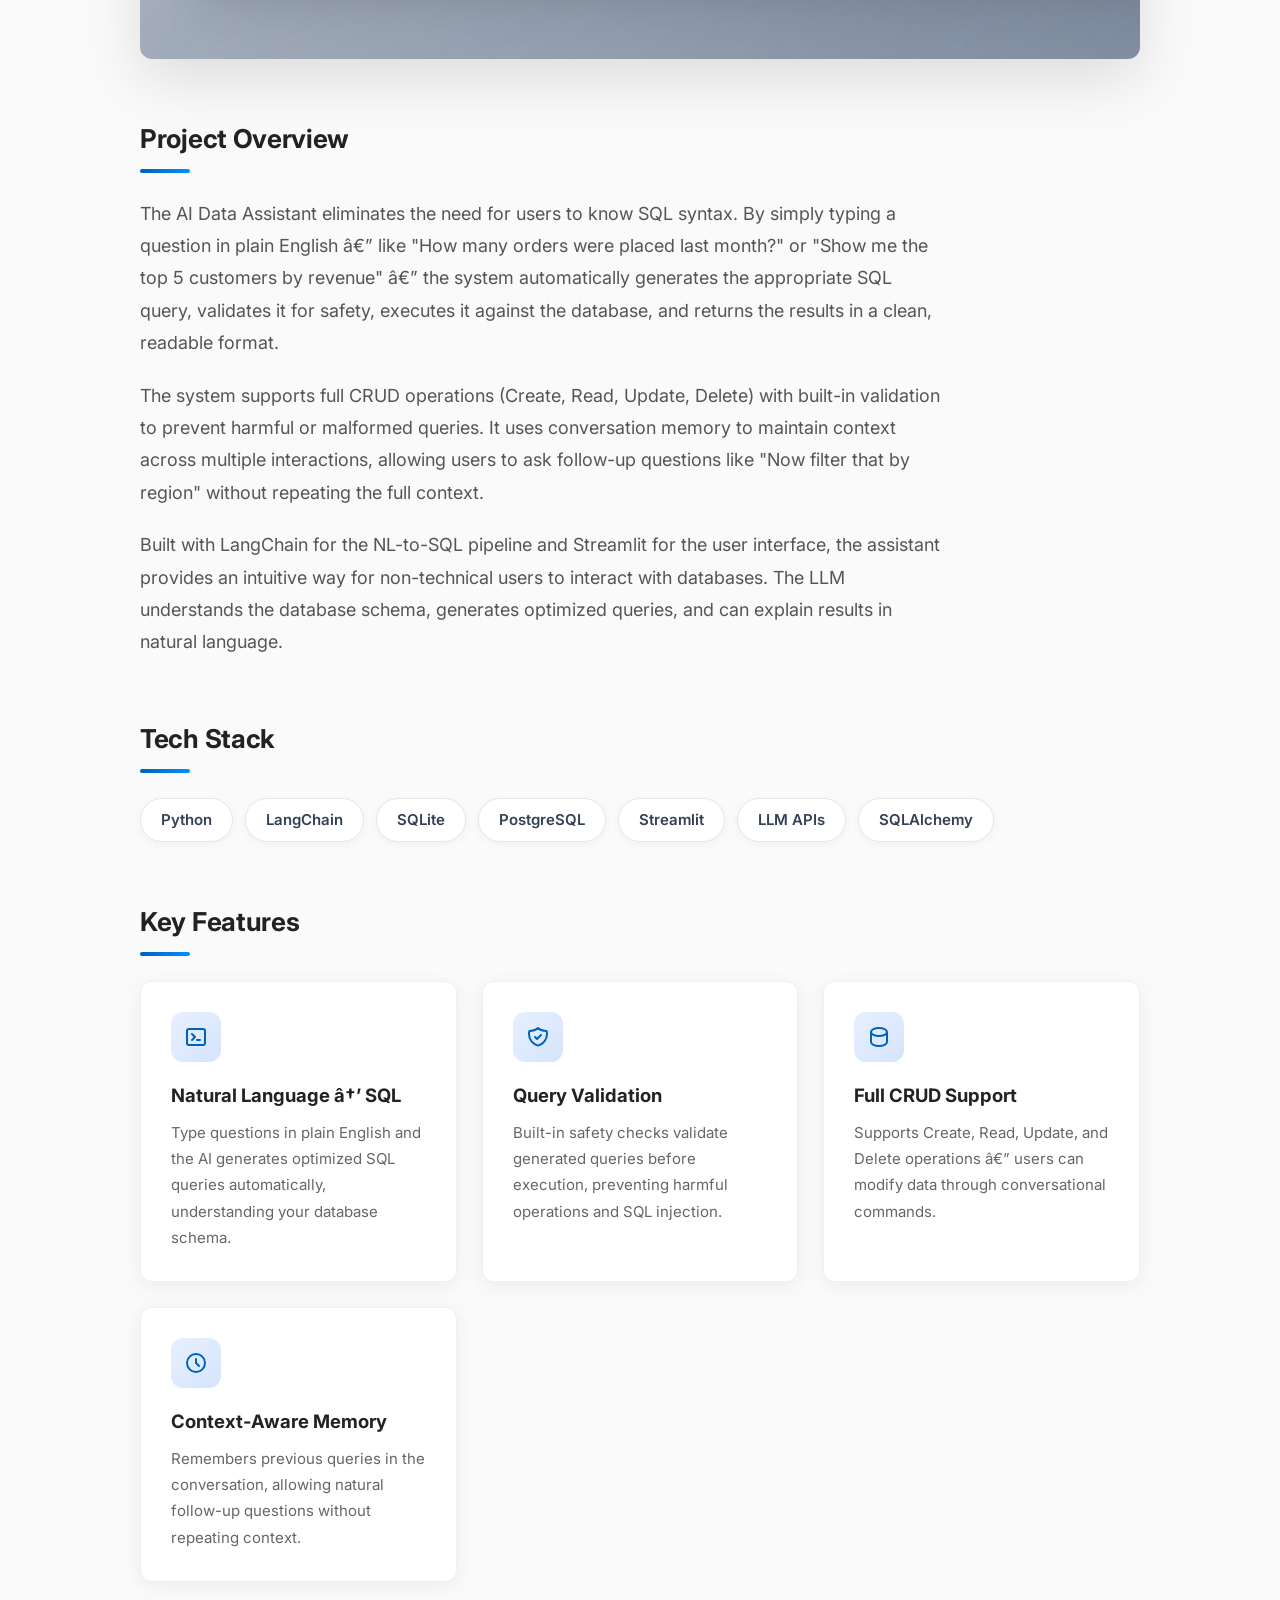
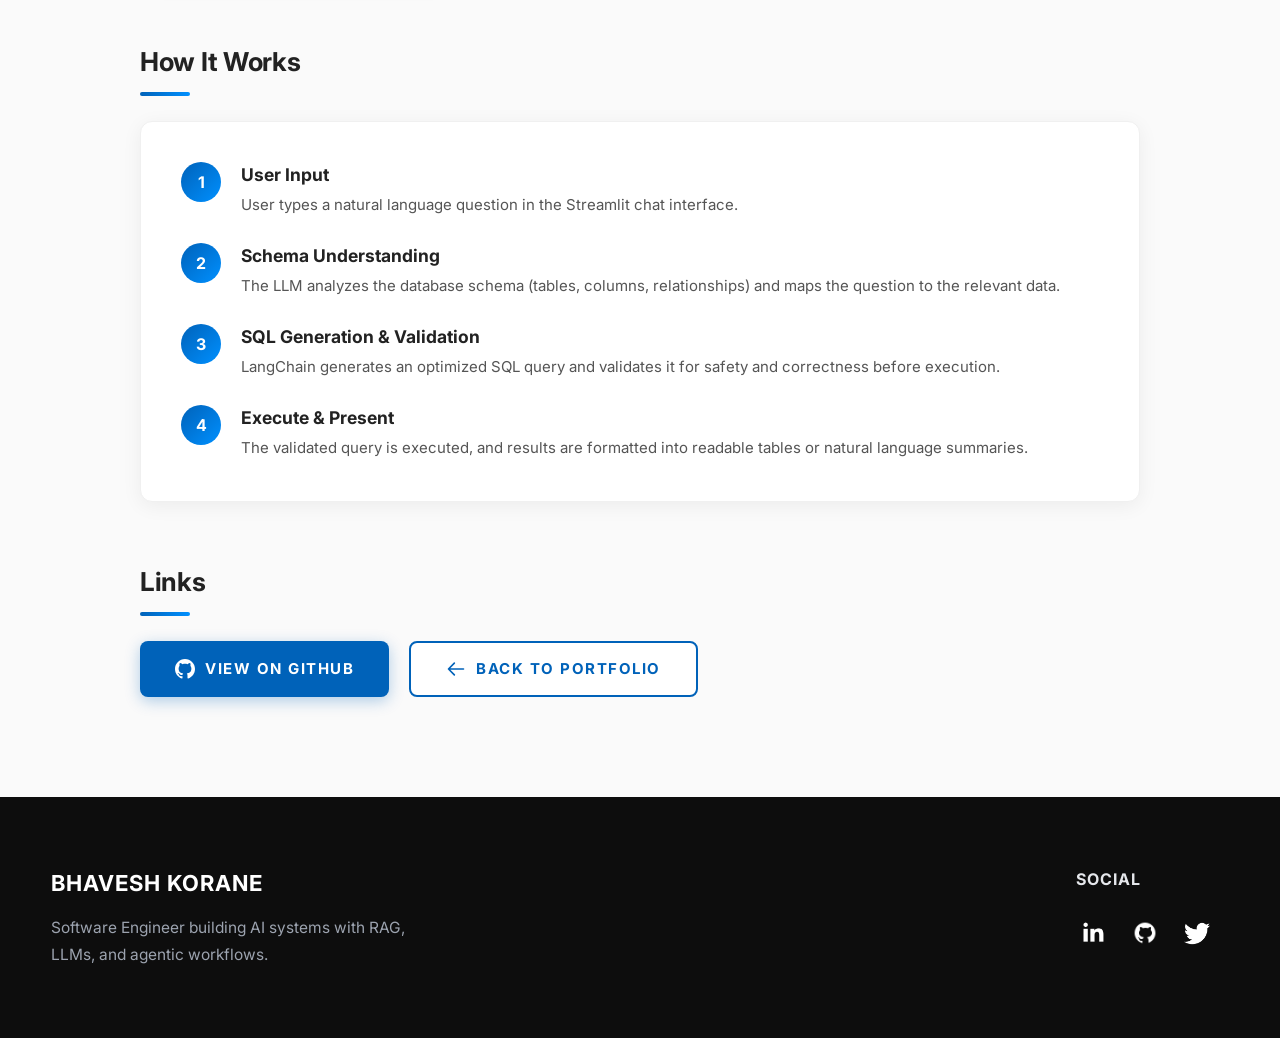
<file: projects/ai-data-assistant.html>
﻿<!DOCTYPE html>
<html lang="en">

<head>
  <meta charset="UTF-8" />
  <meta name="viewport" content="width=device-width, initial-scale=1.0" />
  <title>AI Data Assistant â€” Bhavesh Korane</title>
  <meta name="description" content="An AI agent that converts natural language into SQL queries, executes them, and returns structured results." />
  <link rel="stylesheet" href="../css/style.css" />
  <link rel="stylesheet" href="../css/index-modern.css" />
  <link rel="preconnect" href="https://fonts.googleapis.com" />
  <link rel="preconnect" href="https://fonts.gstatic.com" crossorigin />
    <link href="https://fonts.googleapis.com/css2?family=Inter:wght@300;400;500;600;700;800;900&display=swap" rel="stylesheet" />
  <link href="https://fonts.googleapis.com/css2?family=Source+Sans+Pro:wght@400;600;700;900&display=swap" rel="stylesheet" />
</head>

<body class="project-page">
  <header class="header">
    <div class="header__content">
      <div class="header__logo-container">
        <div class="header__logo-img-cont">
          <img src="../assets/png/bhavesh.png" alt="Bhavesh Korane" class="header__logo-img" />
        </div>
        <span class="header__logo-sub">Bhavesh Korane</span>
      </div>
      <div class="header__main">
        <ul class="header__links">
          <li class="header__link-wrapper"><a href="../index.html" class="header__link">Home</a></li>
          <li class="header__link-wrapper"><a href="../index.html#about" class="header__link">About</a></li>
          <li class="header__link-wrapper"><a href="../index.html#projects" class="header__link">Projects</a></li>
          <li class="header__link-wrapper"><a href="../index.html#contact" class="header__link">Contact</a></li>
        </ul>
        <div class="header__main-ham-menu-cont">
          <img src="../assets/svg/ham-menu.svg" alt="hamburger menu" class="header__main-ham-menu" />
          <img src="../assets/svg/ham-menu-close.svg" alt="hamburger menu close" class="header__main-ham-menu-close d-none" />
        </div>
      </div>
    </div>
    <div class="header__sm-menu">
      <div class="header__sm-menu-content">
        <ul class="header__sm-menu-links">
          <li class="header__sm-menu-link"><a href="../index.html">Home</a></li>
          <li class="header__sm-menu-link"><a href="../index.html#about">About</a></li>
          <li class="header__sm-menu-link"><a href="../index.html#projects">Projects</a></li>
          <li class="header__sm-menu-link"><a href="../index.html#contact">Contact</a></li>
        </ul>
      </div>
    </div>
  </header>

  <section class="project-hero">
    <div class="project-hero__content">
      <a href="../index.html#projects" class="project-hero__back">
        <svg xmlns="http://www.w3.org/2000/svg" fill="none" viewBox="0 0 24 24" stroke="currentColor" stroke-width="2"><path stroke-linecap="round" stroke-linejoin="round" d="M10 19l-7-7m0 0l7-7m-7 7h18"/></svg>
        Back to Projects
      </a>
      <div class="project-hero__badge project-hero__badge--complete">âœ… Completed</div>
      <h1 class="project-hero__title">AI Data Assistant</h1>
      <p class="project-hero__subtitle">
        An intelligent AI agent that bridges the gap between natural language and databases â€” converting plain English questions into SQL queries, executing them, and presenting clean, structured results with validation and context-aware responses.
      </p>
      <div class="project-hero__meta">
        <div class="project-hero__meta-item">
          <svg xmlns="http://www.w3.org/2000/svg" fill="none" viewBox="0 0 24 24" stroke="currentColor" stroke-width="2"><path stroke-linecap="round" stroke-linejoin="round" d="M8 7V3m8 4V3m-9 8h10M5 21h14a2 2 0 002-2V7a2 2 0 00-2-2H5a2 2 0 00-2 2v12a2 2 0 002 2z"/></svg>
          2025
        </div>
        <div class="project-hero__meta-item">
          <svg xmlns="http://www.w3.org/2000/svg" fill="none" viewBox="0 0 24 24" stroke="currentColor" stroke-width="2"><path stroke-linecap="round" stroke-linejoin="round" d="M10 20l4-16m4 4l4 4-4 4M6 16l-4-4 4-4"/></svg>
          Personal Project
        </div>
      </div>
    </div>
  </section>

  <section class="project-content">
    <div class="project-content__inner">

      <div class="project-gallery fade-in">
        <div class="project-gallery__main">
          <img src="../assets/png/ai-data-assistant.png" alt="AI Data Assistant Interface" />
        </div>
      </div>

      <div class="project-description fade-in">
        <h2 class="project-section-title">Project Overview</h2>
        <p class="project-description__text">
          The AI Data Assistant eliminates the need for users to know SQL syntax. By simply typing a question in plain English â€” like "How many orders were placed last month?" or "Show me the top 5 customers by revenue" â€” the system automatically generates the appropriate SQL query, validates it for safety, executes it against the database, and returns the results in a clean, readable format.
        </p>
        <p class="project-description__text">
          The system supports full CRUD operations (Create, Read, Update, Delete) with built-in validation to prevent harmful or malformed queries. It uses conversation memory to maintain context across multiple interactions, allowing users to ask follow-up questions like "Now filter that by region" without repeating the full context.
        </p>
        <p class="project-description__text">
          Built with LangChain for the NL-to-SQL pipeline and Streamlit for the user interface, the assistant provides an intuitive way for non-technical users to interact with databases. The LLM understands the database schema, generates optimized queries, and can explain results in natural language.
        </p>
      </div>

      <div class="project-tech fade-in">
        <h2 class="project-section-title">Tech Stack</h2>
        <div class="project-tech__list">
          <span class="project-tech__item">Python</span>
          <span class="project-tech__item">LangChain</span>
          <span class="project-tech__item">SQLite</span>
          <span class="project-tech__item">PostgreSQL</span>
          <span class="project-tech__item">Streamlit</span>
          <span class="project-tech__item">LLM APIs</span>
          <span class="project-tech__item">SQLAlchemy</span>
        </div>
      </div>

      <div class="project-features fade-in">
        <h2 class="project-section-title">Key Features</h2>
        <div class="project-features__grid">
          <div class="project-feature-card">
            <div class="project-feature-card__icon">
              <svg xmlns="http://www.w3.org/2000/svg" fill="none" viewBox="0 0 24 24" stroke="currentColor" stroke-width="2"><path stroke-linecap="round" stroke-linejoin="round" d="M8 9l3 3-3 3m5 0h3M5 20h14a2 2 0 002-2V6a2 2 0 00-2-2H5a2 2 0 00-2 2v12a2 2 0 002 2z"/></svg>
            </div>
            <h3 class="project-feature-card__title">Natural Language â†’ SQL</h3>
            <p class="project-feature-card__desc">Type questions in plain English and the AI generates optimized SQL queries automatically, understanding your database schema.</p>
          </div>
          <div class="project-feature-card">
            <div class="project-feature-card__icon">
              <svg xmlns="http://www.w3.org/2000/svg" fill="none" viewBox="0 0 24 24" stroke="currentColor" stroke-width="2"><path stroke-linecap="round" stroke-linejoin="round" d="M9 12l2 2 4-4m5.618-4.016A11.955 11.955 0 0112 2.944a11.955 11.955 0 01-8.618 3.04A12.02 12.02 0 003 9c0 5.591 3.824 10.29 9 11.622 5.176-1.332 9-6.03 9-11.622 0-1.042-.133-2.052-.382-3.016z"/></svg>
            </div>
            <h3 class="project-feature-card__title">Query Validation</h3>
            <p class="project-feature-card__desc">Built-in safety checks validate generated queries before execution, preventing harmful operations and SQL injection.</p>
          </div>
          <div class="project-feature-card">
            <div class="project-feature-card__icon">
              <svg xmlns="http://www.w3.org/2000/svg" fill="none" viewBox="0 0 24 24" stroke="currentColor" stroke-width="2"><path stroke-linecap="round" stroke-linejoin="round" d="M4 7v10c0 2.21 3.582 4 8 4s8-1.79 8-4V7M4 7c0 2.21 3.582 4 8 4s8-1.79 8-4M4 7c0-2.21 3.582-4 8-4s8 1.79 8 4"/></svg>
            </div>
            <h3 class="project-feature-card__title">Full CRUD Support</h3>
            <p class="project-feature-card__desc">Supports Create, Read, Update, and Delete operations â€” users can modify data through conversational commands.</p>
          </div>
          <div class="project-feature-card">
            <div class="project-feature-card__icon">
              <svg xmlns="http://www.w3.org/2000/svg" fill="none" viewBox="0 0 24 24" stroke="currentColor" stroke-width="2"><path stroke-linecap="round" stroke-linejoin="round" d="M12 8v4l3 3m6-3a9 9 0 11-18 0 9 9 0 0118 0z"/></svg>
            </div>
            <h3 class="project-feature-card__title">Context-Aware Memory</h3>
            <p class="project-feature-card__desc">Remembers previous queries in the conversation, allowing natural follow-up questions without repeating context.</p>
          </div>
        </div>
      </div>

      <div class="project-architecture fade-in">
        <h2 class="project-section-title">How It Works</h2>
        <div class="project-architecture__diagram">
          <div class="project-architecture__steps">
            <div class="project-architecture__step">
              <div class="project-architecture__step-number">1</div>
              <div class="project-architecture__step-content">
                <h3 class="project-architecture__step-title">User Input</h3>
                <p class="project-architecture__step-desc">User types a natural language question in the Streamlit chat interface.</p>
              </div>
            </div>
            <div class="project-architecture__step">
              <div class="project-architecture__step-number">2</div>
              <div class="project-architecture__step-content">
                <h3 class="project-architecture__step-title">Schema Understanding</h3>
                <p class="project-architecture__step-desc">The LLM analyzes the database schema (tables, columns, relationships) and maps the question to the relevant data.</p>
              </div>
            </div>
            <div class="project-architecture__step">
              <div class="project-architecture__step-number">3</div>
              <div class="project-architecture__step-content">
                <h3 class="project-architecture__step-title">SQL Generation & Validation</h3>
                <p class="project-architecture__step-desc">LangChain generates an optimized SQL query and validates it for safety and correctness before execution.</p>
              </div>
            </div>
            <div class="project-architecture__step">
              <div class="project-architecture__step-number">4</div>
              <div class="project-architecture__step-content">
                <h3 class="project-architecture__step-title">Execute & Present</h3>
                <p class="project-architecture__step-desc">The validated query is executed, and results are formatted into readable tables or natural language summaries.</p>
              </div>
            </div>
          </div>
        </div>
      </div>

      <div class="project-links fade-in">
        <h2 class="project-section-title">Links</h2>
        <div class="project-links__buttons">
          <a href="#" class="project-links__btn project-links__btn--primary">
            <svg xmlns="http://www.w3.org/2000/svg" fill="currentColor" viewBox="0 0 24 24"><path d="M12 0c-6.626 0-12 5.373-12 12 0 5.302 3.438 9.8 8.207 11.387.599.111.793-.261.793-.577v-2.234c-3.338.726-4.033-1.416-4.033-1.416-.546-1.387-1.333-1.756-1.333-1.756-1.089-.745.083-.729.083-.729 1.205.084 1.839 1.237 1.839 1.237 1.07 1.834 2.807 1.304 3.492.997.107-.775.418-1.305.762-1.604-2.665-.305-5.467-1.334-5.467-5.931 0-1.311.469-2.381 1.236-3.221-.124-.303-.535-1.524.117-3.176 0 0 1.008-.322 3.301 1.23.957-.266 1.983-.399 3.003-.404 1.02.005 2.047.138 3.006.404 2.291-1.552 3.297-1.23 3.297-1.23.653 1.653.242 2.874.118 3.176.77.84 1.235 1.911 1.235 3.221 0 4.609-2.807 5.624-5.479 5.921.43.372.823 1.102.823 2.222v3.293c0 .319.192.694.801.576 4.765-1.589 8.199-6.086 8.199-11.386 0-6.627-5.373-12-12-12z"/></svg>
            View on GitHub
          </a>
          <a href="../index.html#projects" class="project-links__btn project-links__btn--secondary">
            <svg xmlns="http://www.w3.org/2000/svg" fill="none" viewBox="0 0 24 24" stroke="currentColor" stroke-width="2"><path stroke-linecap="round" stroke-linejoin="round" d="M10 19l-7-7m0 0l7-7m-7 7h18"/></svg>
            Back to Portfolio
          </a>
        </div>
      </div>

    </div>
  </section>

  <footer class="main-footer">
    <div class="main-container">
      <div class="main-footer__upper">
        <div class="main-footer__row main-footer__row-1">
          <h2 class="heading heading-sm main-footer__heading-sm"><span>Social</span></h2>
          <div class="main-footer__social-cont">
            <a target="_blank" rel="noreferrer" href="https://www.linkedin.com/in/bhavesh-korane-1926b2226"><img class="main-footer__icon" src="../assets/png/linkedin-ico.png" alt="LinkedIn" /></a>
            <a target="_blank" rel="noreferrer" href="https://github.com/Bhavesh-008"><img class="main-footer__icon" src="../assets/png/github-ico.png" alt="GitHub" /></a>
            <a target="_blank" rel="noreferrer" href="https://twitter.com/Bhaveshk_008"><img class="main-footer__icon" src="../assets/png/twitter-ico.png" alt="Twitter" /></a>
          </div>
        </div>
        <div class="main-footer__row main-footer__row-2">
          <h4 class="heading heading-sm text-lt">Bhavesh Korane</h4>
          <p class="main-footer__short-desc">Software Engineer building AI systems with RAG, LLMs, and agentic workflows.</p>
        </div>
      </div>
    </div>
  </footer>

  <script src="../index.js"></script>
  <script>
    const fadeEls = document.querySelectorAll('.fade-in');
    const observer = new IntersectionObserver((entries) => {
      entries.forEach(entry => { if (entry.isIntersecting) entry.target.classList.add('visible'); });
    }, { threshold: 0.1 });
    fadeEls.forEach(el => observer.observe(el));
  </script>
</body>

</html>
</file>
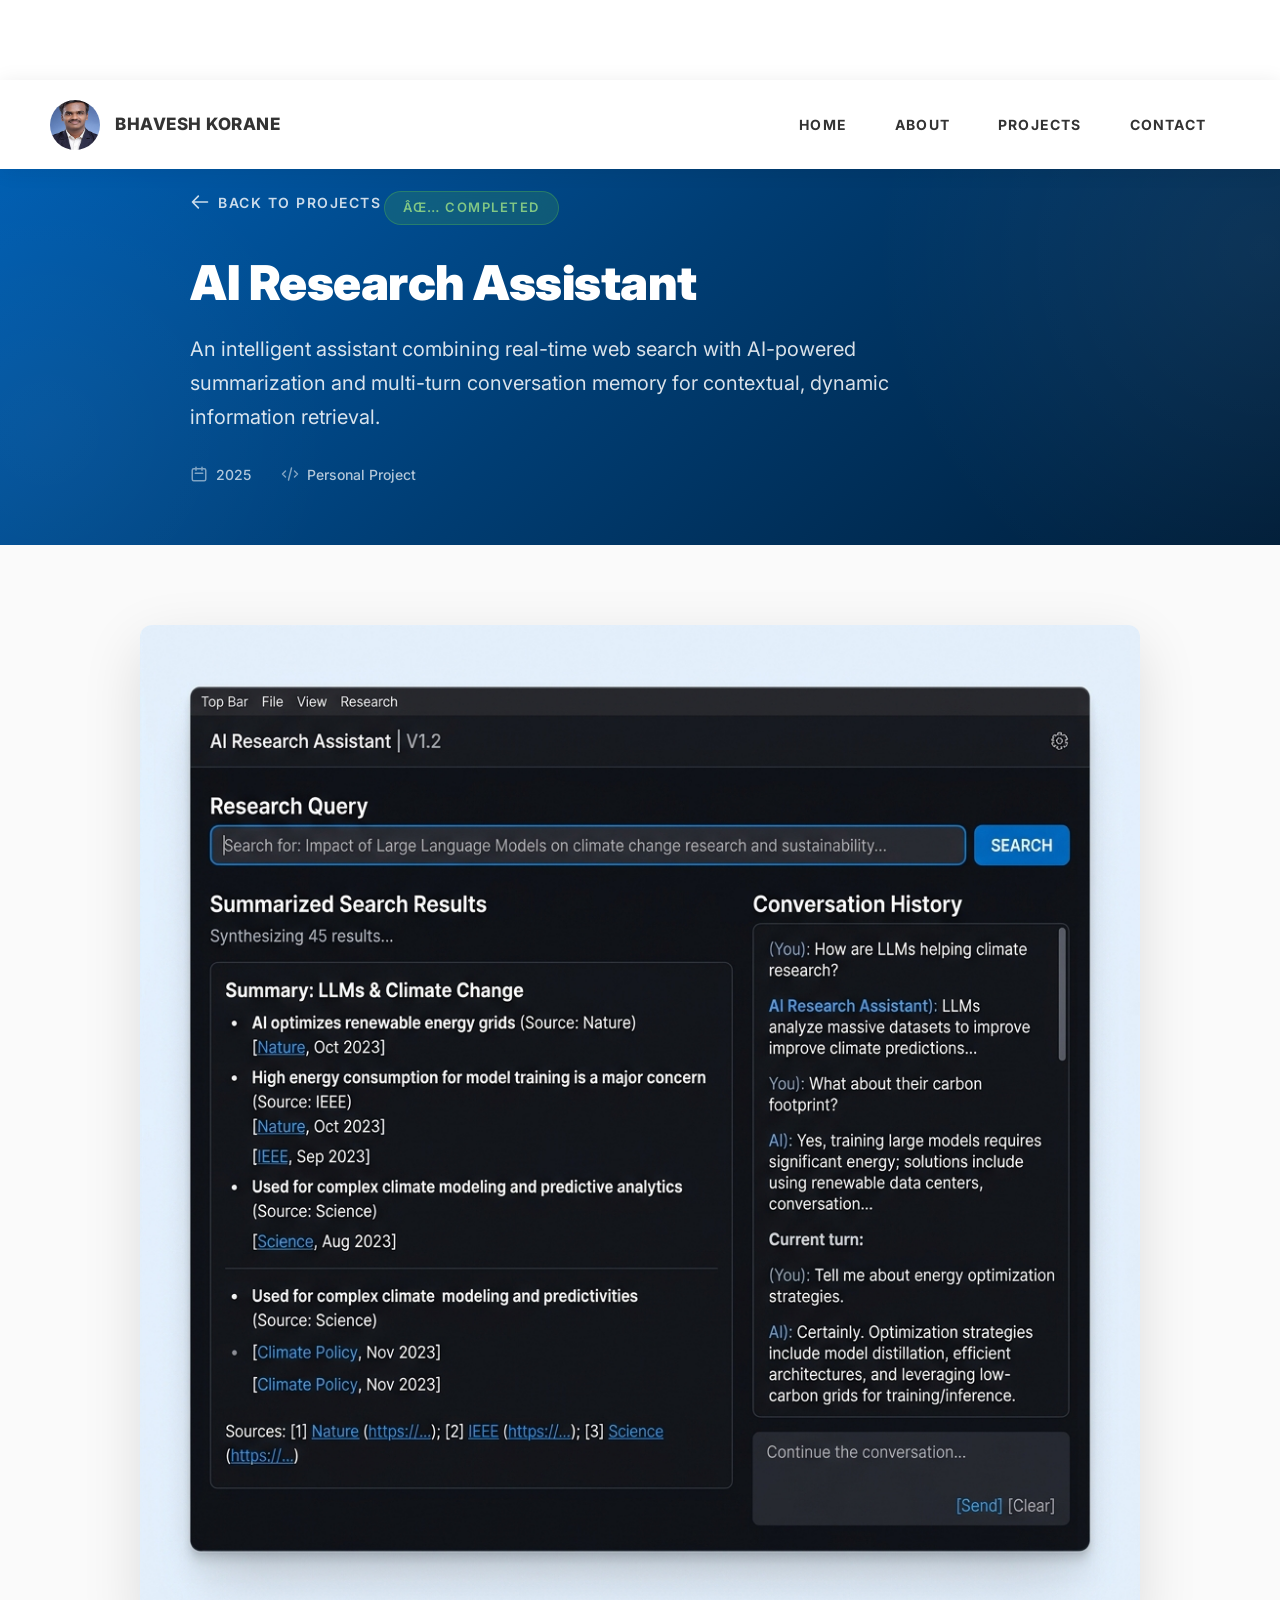
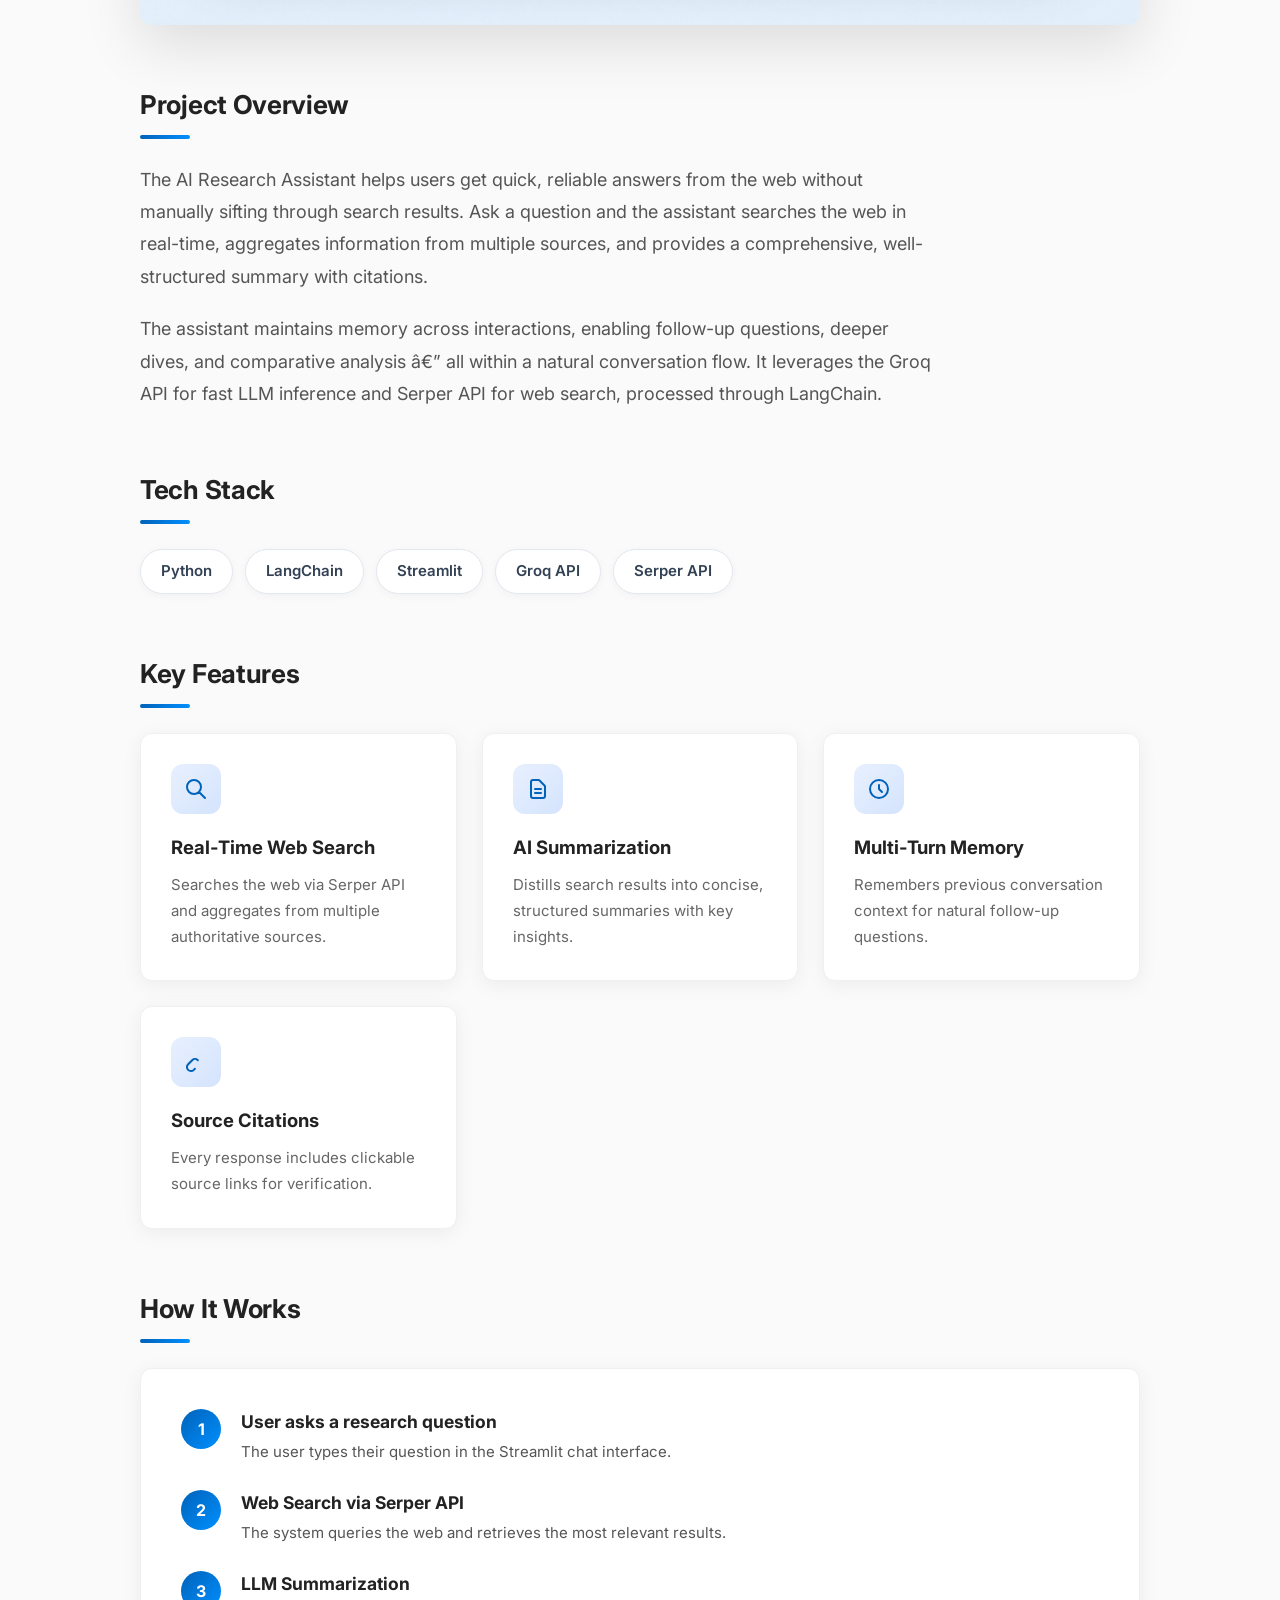
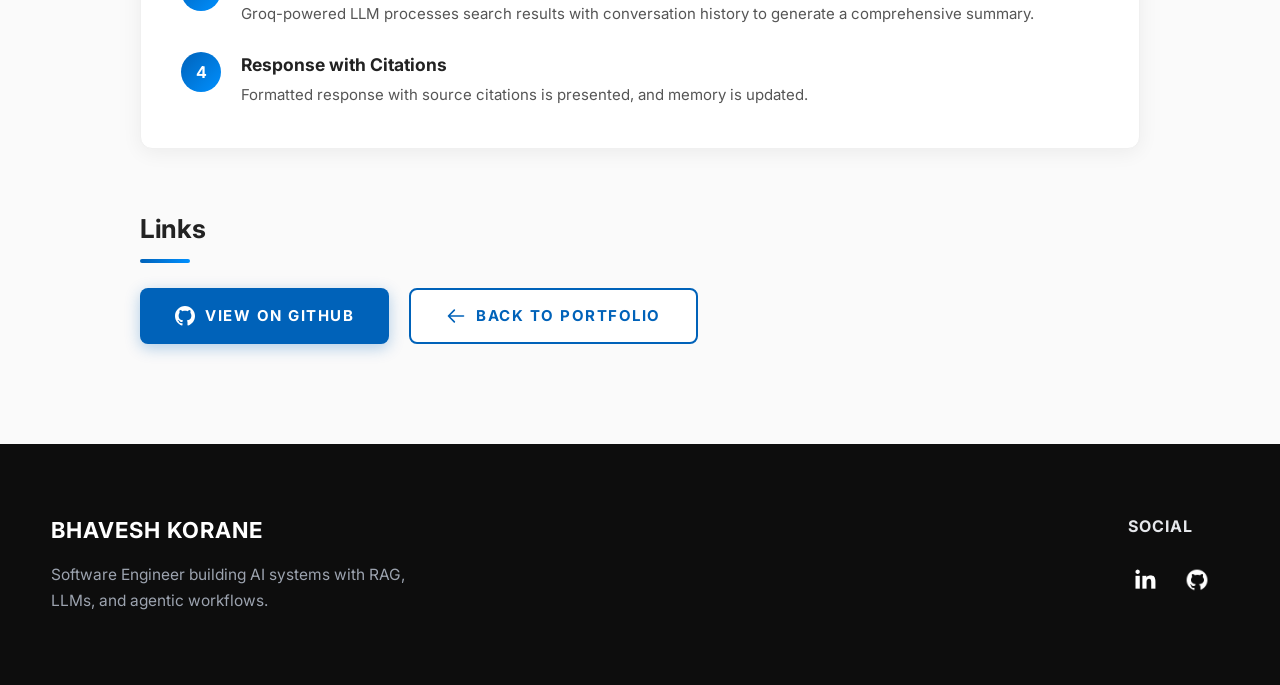
<file: projects/ai-research-assistant.html>
﻿<!DOCTYPE html>
<html lang="en">
<head>
  <meta charset="UTF-8" />
  <meta name="viewport" content="width=device-width, initial-scale=1.0" />
  <title>AI Research Assistant â€” Bhavesh Korane</title>
  <meta name="description" content="AI assistant for real-time web search, summarization, and multi-turn conversations." />
  <link rel="stylesheet" href="../css/style.css" />
  <link rel="stylesheet" href="../css/index-modern.css" />
  <link rel="preconnect" href="https://fonts.googleapis.com" />
  <link rel="preconnect" href="https://fonts.gstatic.com" crossorigin />
    <link href="https://fonts.googleapis.com/css2?family=Inter:wght@300;400;500;600;700;800;900&display=swap" rel="stylesheet" />
  <link href="https://fonts.googleapis.com/css2?family=Source+Sans+Pro:wght@400;600;700;900&display=swap" rel="stylesheet" />
</head>
<body class="project-page">
  <header class="header">
    <div class="header__content">
      <div class="header__logo-container">
        <div class="header__logo-img-cont"><img src="../assets/png/bhavesh.png" alt="Bhavesh Korane" class="header__logo-img" /></div>
        <span class="header__logo-sub">Bhavesh Korane</span>
      </div>
      <div class="header__main">
        <ul class="header__links">
          <li class="header__link-wrapper"><a href="../index.html" class="header__link">Home</a></li>
          <li class="header__link-wrapper"><a href="../index.html#about" class="header__link">About</a></li>
          <li class="header__link-wrapper"><a href="../index.html#projects" class="header__link">Projects</a></li>
          <li class="header__link-wrapper"><a href="../index.html#contact" class="header__link">Contact</a></li>
        </ul>
        <div class="header__main-ham-menu-cont">
          <img src="../assets/svg/ham-menu.svg" alt="hamburger menu" class="header__main-ham-menu" />
          <img src="../assets/svg/ham-menu-close.svg" alt="hamburger menu close" class="header__main-ham-menu-close d-none" />
        </div>
      </div>
    </div>
    <div class="header__sm-menu">
      <div class="header__sm-menu-content">
        <ul class="header__sm-menu-links">
          <li class="header__sm-menu-link"><a href="../index.html">Home</a></li>
          <li class="header__sm-menu-link"><a href="../index.html#about">About</a></li>
          <li class="header__sm-menu-link"><a href="../index.html#projects">Projects</a></li>
          <li class="header__sm-menu-link"><a href="../index.html#contact">Contact</a></li>
        </ul>
      </div>
    </div>
  </header>

  <section class="project-hero">
    <div class="project-hero__content">
      <a href="../index.html#projects" class="project-hero__back">
        <svg xmlns="http://www.w3.org/2000/svg" fill="none" viewBox="0 0 24 24" stroke="currentColor" stroke-width="2"><path stroke-linecap="round" stroke-linejoin="round" d="M10 19l-7-7m0 0l7-7m-7 7h18"/></svg>
        Back to Projects
      </a>
      <div class="project-hero__badge project-hero__badge--complete">âœ… Completed</div>
      <h1 class="project-hero__title">AI Research Assistant</h1>
      <p class="project-hero__subtitle">An intelligent assistant combining real-time web search with AI-powered summarization and multi-turn conversation memory for contextual, dynamic information retrieval.</p>
      <div class="project-hero__meta">
        <div class="project-hero__meta-item">
          <svg xmlns="http://www.w3.org/2000/svg" fill="none" viewBox="0 0 24 24" stroke="currentColor" stroke-width="2"><path stroke-linecap="round" stroke-linejoin="round" d="M8 7V3m8 4V3m-9 8h10M5 21h14a2 2 0 002-2V7a2 2 0 00-2-2H5a2 2 0 00-2 2v12a2 2 0 002 2z"/></svg>
          2025
        </div>
        <div class="project-hero__meta-item">
          <svg xmlns="http://www.w3.org/2000/svg" fill="none" viewBox="0 0 24 24" stroke="currentColor" stroke-width="2"><path stroke-linecap="round" stroke-linejoin="round" d="M10 20l4-16m4 4l4 4-4 4M6 16l-4-4 4-4"/></svg>
          Personal Project
        </div>
      </div>
    </div>
  </section>

  <section class="project-content">
    <div class="project-content__inner">
      <div class="project-gallery fade-in">
        <div class="project-gallery__main">
          <img src="../assets/png/ai-research-assistant.png" alt="AI Research Assistant Interface" />
        </div>
      </div>

      <div class="project-description fade-in">
        <h2 class="project-section-title">Project Overview</h2>
        <p class="project-description__text">The AI Research Assistant helps users get quick, reliable answers from the web without manually sifting through search results. Ask a question and the assistant searches the web in real-time, aggregates information from multiple sources, and provides a comprehensive, well-structured summary with citations.</p>
        <p class="project-description__text">The assistant maintains memory across interactions, enabling follow-up questions, deeper dives, and comparative analysis â€” all within a natural conversation flow. It leverages the Groq API for fast LLM inference and Serper API for web search, processed through LangChain.</p>
      </div>

      <div class="project-tech fade-in">
        <h2 class="project-section-title">Tech Stack</h2>
        <div class="project-tech__list">
          <span class="project-tech__item">Python</span>
          <span class="project-tech__item">LangChain</span>
          <span class="project-tech__item">Streamlit</span>
          <span class="project-tech__item">Groq API</span>
          <span class="project-tech__item">Serper API</span>
        </div>
      </div>

      <div class="project-features fade-in">
        <h2 class="project-section-title">Key Features</h2>
        <div class="project-features__grid">
          <div class="project-feature-card">
            <div class="project-feature-card__icon"><svg xmlns="http://www.w3.org/2000/svg" fill="none" viewBox="0 0 24 24" stroke="currentColor" stroke-width="2"><path stroke-linecap="round" stroke-linejoin="round" d="M21 21l-6-6m2-5a7 7 0 11-14 0 7 7 0 0114 0z"/></svg></div>
            <h3 class="project-feature-card__title">Real-Time Web Search</h3>
            <p class="project-feature-card__desc">Searches the web via Serper API and aggregates from multiple authoritative sources.</p>
          </div>
          <div class="project-feature-card">
            <div class="project-feature-card__icon"><svg xmlns="http://www.w3.org/2000/svg" fill="none" viewBox="0 0 24 24" stroke="currentColor" stroke-width="2"><path stroke-linecap="round" stroke-linejoin="round" d="M9 12h6m-6 4h6m2 5H7a2 2 0 01-2-2V5a2 2 0 012-2h5.586a1 1 0 01.707.293l5.414 5.414a1 1 0 01.293.707V19a2 2 0 01-2 2z"/></svg></div>
            <h3 class="project-feature-card__title">AI Summarization</h3>
            <p class="project-feature-card__desc">Distills search results into concise, structured summaries with key insights.</p>
          </div>
          <div class="project-feature-card">
            <div class="project-feature-card__icon"><svg xmlns="http://www.w3.org/2000/svg" fill="none" viewBox="0 0 24 24" stroke="currentColor" stroke-width="2"><path stroke-linecap="round" stroke-linejoin="round" d="M12 8v4l3 3m6-3a9 9 0 11-18 0 9 9 0 0118 0z"/></svg></div>
            <h3 class="project-feature-card__title">Multi-Turn Memory</h3>
            <p class="project-feature-card__desc">Remembers previous conversation context for natural follow-up questions.</p>
          </div>
          <div class="project-feature-card">
            <div class="project-feature-card__icon"><svg xmlns="http://www.w3.org/2000/svg" fill="none" viewBox="0 0 24 24" stroke="currentColor" stroke-width="2"><path stroke-linecap="round" stroke-linejoin="round" d="M13.828 10.172a4 4 0 00-5.656 0l-4 4a4 4 0 105.656 5.656l1.102-1.101"/></svg></div>
            <h3 class="project-feature-card__title">Source Citations</h3>
            <p class="project-feature-card__desc">Every response includes clickable source links for verification.</p>
          </div>
        </div>
      </div>

      <div class="project-architecture fade-in">
        <h2 class="project-section-title">How It Works</h2>
        <div class="project-architecture__diagram">
          <div class="project-architecture__steps">
            <div class="project-architecture__step"><div class="project-architecture__step-number">1</div><div class="project-architecture__step-content"><h3 class="project-architecture__step-title">User asks a research question</h3><p class="project-architecture__step-desc">The user types their question in the Streamlit chat interface.</p></div></div>
            <div class="project-architecture__step"><div class="project-architecture__step-number">2</div><div class="project-architecture__step-content"><h3 class="project-architecture__step-title">Web Search via Serper API</h3><p class="project-architecture__step-desc">The system queries the web and retrieves the most relevant results.</p></div></div>
            <div class="project-architecture__step"><div class="project-architecture__step-number">3</div><div class="project-architecture__step-content"><h3 class="project-architecture__step-title">LLM Summarization</h3><p class="project-architecture__step-desc">Groq-powered LLM processes search results with conversation history to generate a comprehensive summary.</p></div></div>
            <div class="project-architecture__step"><div class="project-architecture__step-number">4</div><div class="project-architecture__step-content"><h3 class="project-architecture__step-title">Response with Citations</h3><p class="project-architecture__step-desc">Formatted response with source citations is presented, and memory is updated.</p></div></div>
          </div>
        </div>
      </div>

      <div class="project-links fade-in">
        <h2 class="project-section-title">Links</h2>
        <div class="project-links__buttons">
          <a href="#" class="project-links__btn project-links__btn--primary"><svg xmlns="http://www.w3.org/2000/svg" fill="currentColor" viewBox="0 0 24 24"><path d="M12 0c-6.626 0-12 5.373-12 12 0 5.302 3.438 9.8 8.207 11.387.599.111.793-.261.793-.577v-2.234c-3.338.726-4.033-1.416-4.033-1.416-.546-1.387-1.333-1.756-1.333-1.756-1.089-.745.083-.729.083-.729 1.205.084 1.839 1.237 1.839 1.237 1.07 1.834 2.807 1.304 3.492.997.107-.775.418-1.305.762-1.604-2.665-.305-5.467-1.334-5.467-5.931 0-1.311.469-2.381 1.236-3.221-.124-.303-.535-1.524.117-3.176 0 0 1.008-.322 3.301 1.23.957-.266 1.983-.399 3.003-.404 1.02.005 2.047.138 3.006.404 2.291-1.552 3.297-1.23 3.297-1.23.653 1.653.242 2.874.118 3.176.77.84 1.235 1.911 1.235 3.221 0 4.609-2.807 5.624-5.479 5.921.43.372.823 1.102.823 2.222v3.293c0 .319.192.694.801.576 4.765-1.589 8.199-6.086 8.199-11.386 0-6.627-5.373-12-12-12z"/></svg>View on GitHub</a>
          <a href="../index.html#projects" class="project-links__btn project-links__btn--secondary"><svg xmlns="http://www.w3.org/2000/svg" fill="none" viewBox="0 0 24 24" stroke="currentColor" stroke-width="2"><path stroke-linecap="round" stroke-linejoin="round" d="M10 19l-7-7m0 0l7-7m-7 7h18"/></svg>Back to Portfolio</a>
        </div>
      </div>
    </div>
  </section>

  <footer class="main-footer">
    <div class="main-container">
      <div class="main-footer__upper">
        <div class="main-footer__row main-footer__row-1">
          <h2 class="heading heading-sm main-footer__heading-sm"><span>Social</span></h2>
          <div class="main-footer__social-cont">
            <a target="_blank" rel="noreferrer" href="https://www.linkedin.com/in/bhavesh-korane-1926b2226"><img class="main-footer__icon" src="../assets/png/linkedin-ico.png" alt="LinkedIn" /></a>
            <a target="_blank" rel="noreferrer" href="https://github.com/Bhavesh-008"><img class="main-footer__icon" src="../assets/png/github-ico.png" alt="GitHub" /></a>
          </div>
        </div>
        <div class="main-footer__row main-footer__row-2">
          <h4 class="heading heading-sm text-lt">Bhavesh Korane</h4>
          <p class="main-footer__short-desc">Software Engineer building AI systems with RAG, LLMs, and agentic workflows.</p>
        </div>
      </div>
    </div>
  </footer>
  <script src="../index.js"></script>
  <script>
    const fadeEls = document.querySelectorAll('.fade-in');
    const observer = new IntersectionObserver((entries) => {
      entries.forEach(entry => { if (entry.isIntersecting) entry.target.classList.add('visible'); });
    }, { threshold: 0.1 });
    fadeEls.forEach(el => observer.observe(el));
  </script>
</body>
</html>
</file>
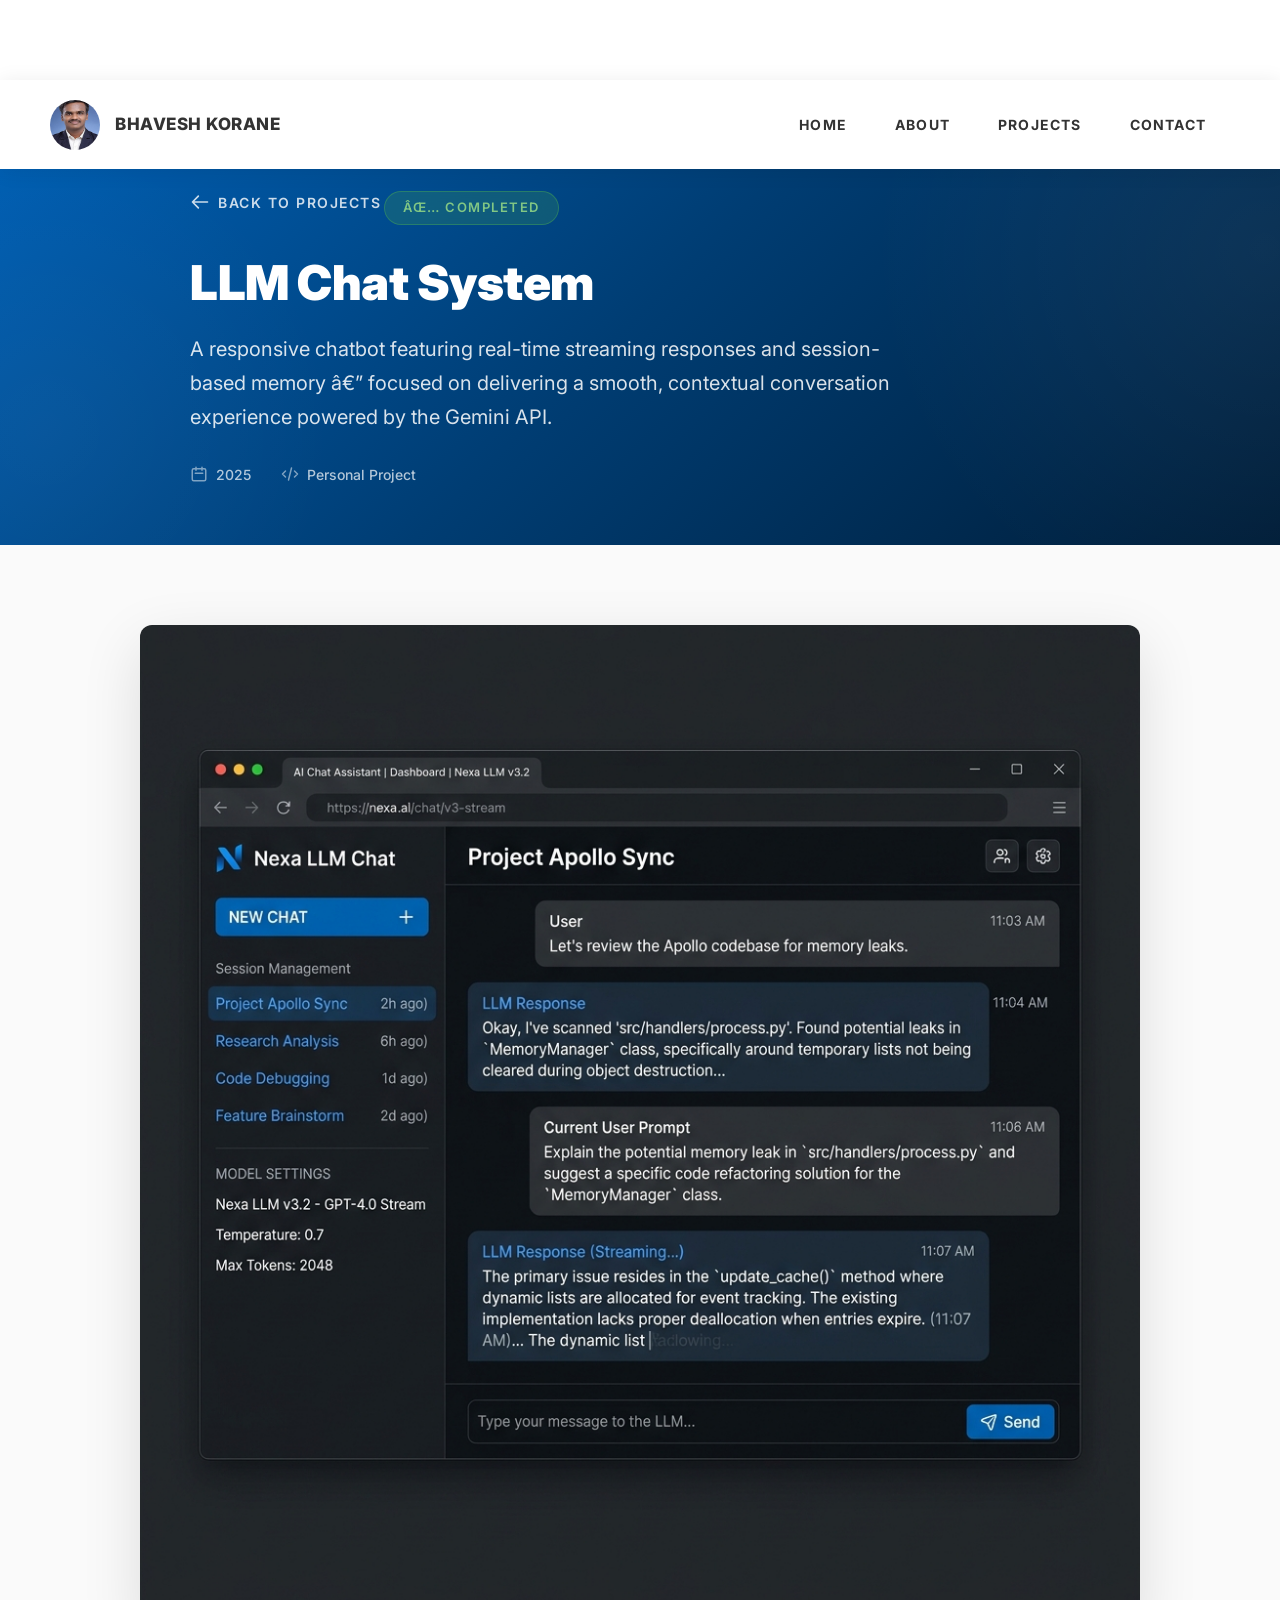
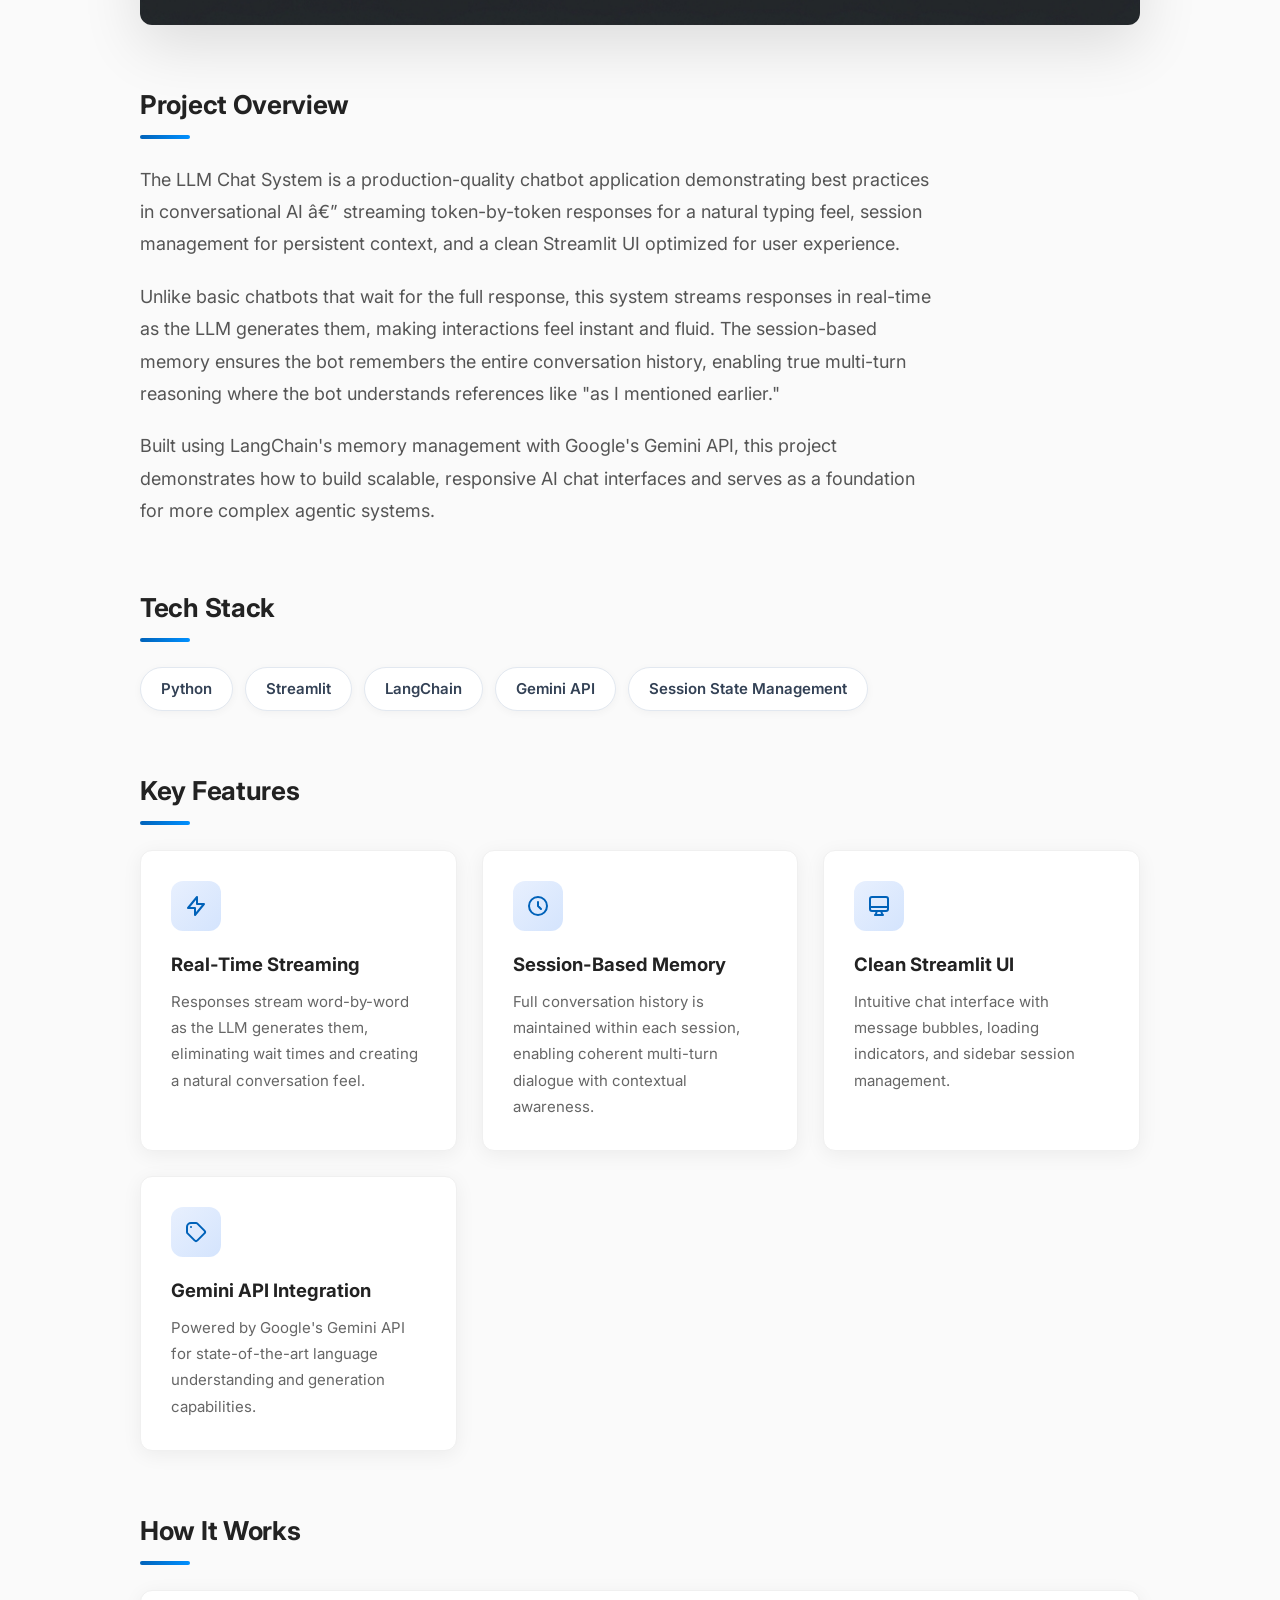
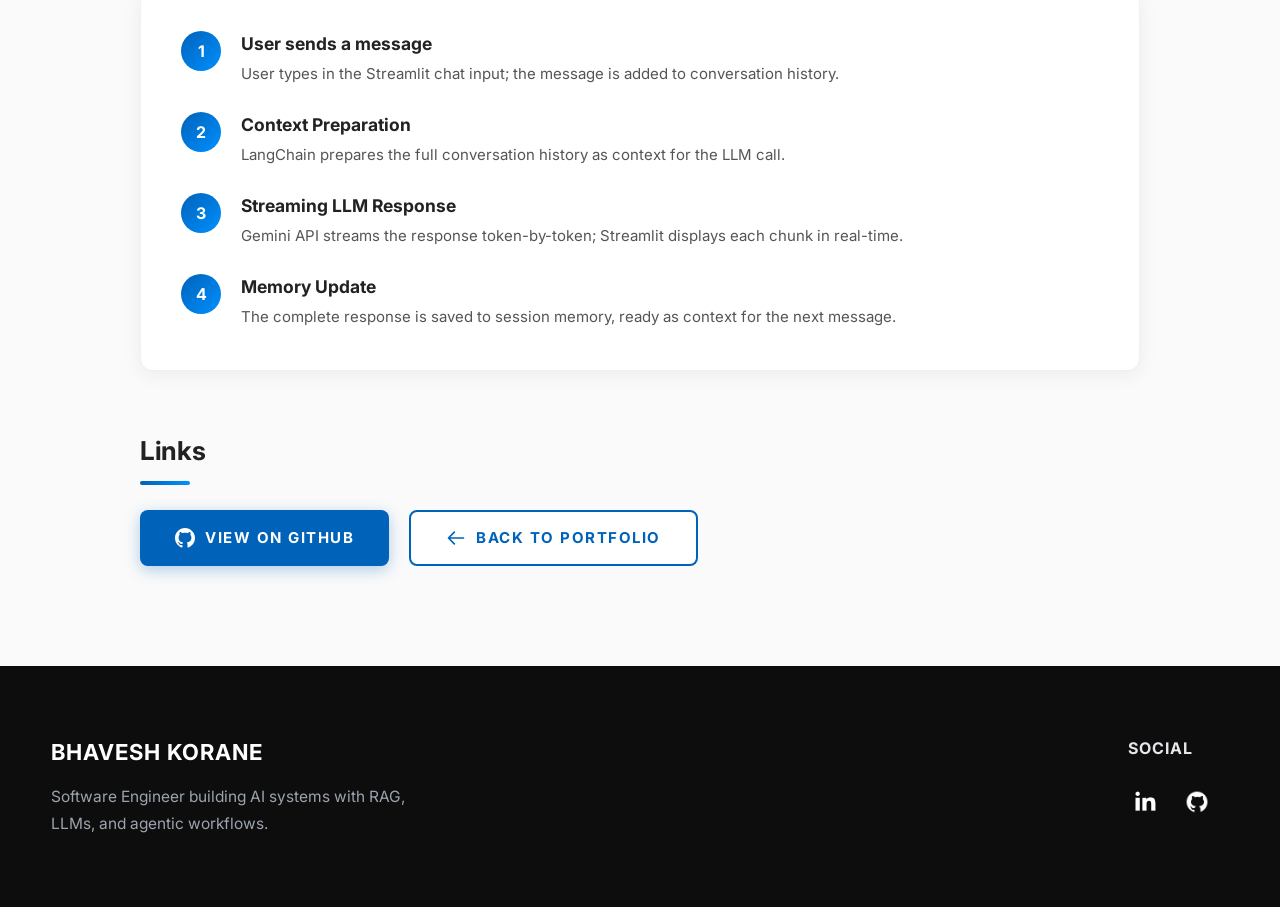
<file: projects/llm-chat-system.html>
﻿<!DOCTYPE html>
<html lang="en">
<head>
  <meta charset="UTF-8" />
  <meta name="viewport" content="width=device-width, initial-scale=1.0" />
  <title>LLM Chat System â€” Bhavesh Korane</title>
  <meta name="description" content="A chatbot with real-time streaming responses and session-based memory for contextual conversations." />
  <link rel="stylesheet" href="../css/style.css" />
  <link rel="stylesheet" href="../css/index-modern.css" />
  <link rel="preconnect" href="https://fonts.googleapis.com" />
  <link rel="preconnect" href="https://fonts.gstatic.com" crossorigin />
    <link href="https://fonts.googleapis.com/css2?family=Inter:wght@300;400;500;600;700;800;900&display=swap" rel="stylesheet" />
  <link href="https://fonts.googleapis.com/css2?family=Source+Sans+Pro:wght@400;600;700;900&display=swap" rel="stylesheet" />
</head>
<body class="project-page">
  <header class="header">
    <div class="header__content">
      <div class="header__logo-container">
        <div class="header__logo-img-cont"><img src="../assets/png/bhavesh.png" alt="Bhavesh Korane" class="header__logo-img" /></div>
        <span class="header__logo-sub">Bhavesh Korane</span>
      </div>
      <div class="header__main">
        <ul class="header__links">
          <li class="header__link-wrapper"><a href="../index.html" class="header__link">Home</a></li>
          <li class="header__link-wrapper"><a href="../index.html#about" class="header__link">About</a></li>
          <li class="header__link-wrapper"><a href="../index.html#projects" class="header__link">Projects</a></li>
          <li class="header__link-wrapper"><a href="../index.html#contact" class="header__link">Contact</a></li>
        </ul>
        <div class="header__main-ham-menu-cont">
          <img src="../assets/svg/ham-menu.svg" alt="hamburger menu" class="header__main-ham-menu" />
          <img src="../assets/svg/ham-menu-close.svg" alt="hamburger menu close" class="header__main-ham-menu-close d-none" />
        </div>
      </div>
    </div>
    <div class="header__sm-menu">
      <div class="header__sm-menu-content">
        <ul class="header__sm-menu-links">
          <li class="header__sm-menu-link"><a href="../index.html">Home</a></li>
          <li class="header__sm-menu-link"><a href="../index.html#about">About</a></li>
          <li class="header__sm-menu-link"><a href="../index.html#projects">Projects</a></li>
          <li class="header__sm-menu-link"><a href="../index.html#contact">Contact</a></li>
        </ul>
      </div>
    </div>
  </header>

  <section class="project-hero">
    <div class="project-hero__content">
      <a href="../index.html#projects" class="project-hero__back">
        <svg xmlns="http://www.w3.org/2000/svg" fill="none" viewBox="0 0 24 24" stroke="currentColor" stroke-width="2"><path stroke-linecap="round" stroke-linejoin="round" d="M10 19l-7-7m0 0l7-7m-7 7h18"/></svg>
        Back to Projects
      </a>
      <div class="project-hero__badge project-hero__badge--complete">âœ… Completed</div>
      <h1 class="project-hero__title">LLM Chat System</h1>
      <p class="project-hero__subtitle">A responsive chatbot featuring real-time streaming responses and session-based memory â€” focused on delivering a smooth, contextual conversation experience powered by the Gemini API.</p>
      <div class="project-hero__meta">
        <div class="project-hero__meta-item">
          <svg xmlns="http://www.w3.org/2000/svg" fill="none" viewBox="0 0 24 24" stroke="currentColor" stroke-width="2"><path stroke-linecap="round" stroke-linejoin="round" d="M8 7V3m8 4V3m-9 8h10M5 21h14a2 2 0 002-2V7a2 2 0 00-2-2H5a2 2 0 00-2 2v12a2 2 0 002 2z"/></svg>
          2025
        </div>
        <div class="project-hero__meta-item">
          <svg xmlns="http://www.w3.org/2000/svg" fill="none" viewBox="0 0 24 24" stroke="currentColor" stroke-width="2"><path stroke-linecap="round" stroke-linejoin="round" d="M10 20l4-16m4 4l4 4-4 4M6 16l-4-4 4-4"/></svg>
          Personal Project
        </div>
      </div>
    </div>
  </section>

  <section class="project-content">
    <div class="project-content__inner">

      <div class="project-gallery fade-in">
        <div class="project-gallery__main">
          <img src="../assets/png/llm-chat-system.png" alt="LLM Chat System Interface" />
        </div>
      </div>

      <div class="project-description fade-in">
        <h2 class="project-section-title">Project Overview</h2>
        <p class="project-description__text">The LLM Chat System is a production-quality chatbot application demonstrating best practices in conversational AI â€” streaming token-by-token responses for a natural typing feel, session management for persistent context, and a clean Streamlit UI optimized for user experience.</p>
        <p class="project-description__text">Unlike basic chatbots that wait for the full response, this system streams responses in real-time as the LLM generates them, making interactions feel instant and fluid. The session-based memory ensures the bot remembers the entire conversation history, enabling true multi-turn reasoning where the bot understands references like "as I mentioned earlier."</p>
        <p class="project-description__text">Built using LangChain's memory management with Google's Gemini API, this project demonstrates how to build scalable, responsive AI chat interfaces and serves as a foundation for more complex agentic systems.</p>
      </div>

      <div class="project-tech fade-in">
        <h2 class="project-section-title">Tech Stack</h2>
        <div class="project-tech__list">
          <span class="project-tech__item">Python</span>
          <span class="project-tech__item">Streamlit</span>
          <span class="project-tech__item">LangChain</span>
          <span class="project-tech__item">Gemini API</span>
          <span class="project-tech__item">Session State Management</span>
        </div>
      </div>

      <div class="project-features fade-in">
        <h2 class="project-section-title">Key Features</h2>
        <div class="project-features__grid">
          <div class="project-feature-card">
            <div class="project-feature-card__icon"><svg xmlns="http://www.w3.org/2000/svg" fill="none" viewBox="0 0 24 24" stroke="currentColor" stroke-width="2"><path stroke-linecap="round" stroke-linejoin="round" d="M13 10V3L4 14h7v7l9-11h-7z"/></svg></div>
            <h3 class="project-feature-card__title">Real-Time Streaming</h3>
            <p class="project-feature-card__desc">Responses stream word-by-word as the LLM generates them, eliminating wait times and creating a natural conversation feel.</p>
          </div>
          <div class="project-feature-card">
            <div class="project-feature-card__icon"><svg xmlns="http://www.w3.org/2000/svg" fill="none" viewBox="0 0 24 24" stroke="currentColor" stroke-width="2"><path stroke-linecap="round" stroke-linejoin="round" d="M12 8v4l3 3m6-3a9 9 0 11-18 0 9 9 0 0118 0z"/></svg></div>
            <h3 class="project-feature-card__title">Session-Based Memory</h3>
            <p class="project-feature-card__desc">Full conversation history is maintained within each session, enabling coherent multi-turn dialogue with contextual awareness.</p>
          </div>
          <div class="project-feature-card">
            <div class="project-feature-card__icon"><svg xmlns="http://www.w3.org/2000/svg" fill="none" viewBox="0 0 24 24" stroke="currentColor" stroke-width="2"><path stroke-linecap="round" stroke-linejoin="round" d="M9.75 17L9 20l-1 1h8l-1-1-.75-3M3 13h18M5 17h14a2 2 0 002-2V5a2 2 0 00-2-2H5a2 2 0 00-2 2v10a2 2 0 002 2z"/></svg></div>
            <h3 class="project-feature-card__title">Clean Streamlit UI</h3>
            <p class="project-feature-card__desc">Intuitive chat interface with message bubbles, loading indicators, and sidebar session management.</p>
          </div>
          <div class="project-feature-card">
            <div class="project-feature-card__icon"><svg xmlns="http://www.w3.org/2000/svg" fill="none" viewBox="0 0 24 24" stroke="currentColor" stroke-width="2"><path stroke-linecap="round" stroke-linejoin="round" d="M7 7h.01M7 3h5c.512 0 1.024.195 1.414.586l7 7a2 2 0 010 2.828l-7 7a2 2 0 01-2.828 0l-7-7A1.994 1.994 0 013 12V7a4 4 0 014-4z"/></svg></div>
            <h3 class="project-feature-card__title">Gemini API Integration</h3>
            <p class="project-feature-card__desc">Powered by Google's Gemini API for state-of-the-art language understanding and generation capabilities.</p>
          </div>
        </div>
      </div>

      <div class="project-architecture fade-in">
        <h2 class="project-section-title">How It Works</h2>
        <div class="project-architecture__diagram">
          <div class="project-architecture__steps">
            <div class="project-architecture__step"><div class="project-architecture__step-number">1</div><div class="project-architecture__step-content"><h3 class="project-architecture__step-title">User sends a message</h3><p class="project-architecture__step-desc">User types in the Streamlit chat input; the message is added to conversation history.</p></div></div>
            <div class="project-architecture__step"><div class="project-architecture__step-number">2</div><div class="project-architecture__step-content"><h3 class="project-architecture__step-title">Context Preparation</h3><p class="project-architecture__step-desc">LangChain prepares the full conversation history as context for the LLM call.</p></div></div>
            <div class="project-architecture__step"><div class="project-architecture__step-number">3</div><div class="project-architecture__step-content"><h3 class="project-architecture__step-title">Streaming LLM Response</h3><p class="project-architecture__step-desc">Gemini API streams the response token-by-token; Streamlit displays each chunk in real-time.</p></div></div>
            <div class="project-architecture__step"><div class="project-architecture__step-number">4</div><div class="project-architecture__step-content"><h3 class="project-architecture__step-title">Memory Update</h3><p class="project-architecture__step-desc">The complete response is saved to session memory, ready as context for the next message.</p></div></div>
          </div>
        </div>
      </div>

      <div class="project-links fade-in">
        <h2 class="project-section-title">Links</h2>
        <div class="project-links__buttons">
          <a href="#" class="project-links__btn project-links__btn--primary"><svg xmlns="http://www.w3.org/2000/svg" fill="currentColor" viewBox="0 0 24 24"><path d="M12 0c-6.626 0-12 5.373-12 12 0 5.302 3.438 9.8 8.207 11.387.599.111.793-.261.793-.577v-2.234c-3.338.726-4.033-1.416-4.033-1.416-.546-1.387-1.333-1.756-1.333-1.756-1.089-.745.083-.729.083-.729 1.205.084 1.839 1.237 1.839 1.237 1.07 1.834 2.807 1.304 3.492.997.107-.775.418-1.305.762-1.604-2.665-.305-5.467-1.334-5.467-5.931 0-1.311.469-2.381 1.236-3.221-.124-.303-.535-1.524.117-3.176 0 0 1.008-.322 3.301 1.23.957-.266 1.983-.399 3.003-.404 1.02.005 2.047.138 3.006.404 2.291-1.552 3.297-1.23 3.297-1.23.653 1.653.242 2.874.118 3.176.77.84 1.235 1.911 1.235 3.221 0 4.609-2.807 5.624-5.479 5.921.43.372.823 1.102.823 2.222v3.293c0 .319.192.694.801.576 4.765-1.589 8.199-6.086 8.199-11.386 0-6.627-5.373-12-12-12z"/></svg>View on GitHub</a>
          <a href="../index.html#projects" class="project-links__btn project-links__btn--secondary"><svg xmlns="http://www.w3.org/2000/svg" fill="none" viewBox="0 0 24 24" stroke="currentColor" stroke-width="2"><path stroke-linecap="round" stroke-linejoin="round" d="M10 19l-7-7m0 0l7-7m-7 7h18"/></svg>Back to Portfolio</a>
        </div>
      </div>
    </div>
  </section>

  <footer class="main-footer">
    <div class="main-container">
      <div class="main-footer__upper">
        <div class="main-footer__row main-footer__row-1">
          <h2 class="heading heading-sm main-footer__heading-sm"><span>Social</span></h2>
          <div class="main-footer__social-cont">
            <a target="_blank" rel="noreferrer" href="https://www.linkedin.com/in/bhavesh-korane-1926b2226"><img class="main-footer__icon" src="../assets/png/linkedin-ico.png" alt="LinkedIn" /></a>
            <a target="_blank" rel="noreferrer" href="https://github.com/Bhavesh-008"><img class="main-footer__icon" src="../assets/png/github-ico.png" alt="GitHub" /></a>
          </div>
        </div>
        <div class="main-footer__row main-footer__row-2">
          <h4 class="heading heading-sm text-lt">Bhavesh Korane</h4>
          <p class="main-footer__short-desc">Software Engineer building AI systems with RAG, LLMs, and agentic workflows.</p>
        </div>
      </div>
    </div>
  </footer>
  <script src="../index.js"></script>
  <script>
    const fadeEls = document.querySelectorAll('.fade-in');
    const observer = new IntersectionObserver((entries) => {
      entries.forEach(entry => { if (entry.isIntersecting) entry.target.classList.add('visible'); });
    }, { threshold: 0.1 });
    fadeEls.forEach(el => observer.observe(el));
  </script>
</body>
</html>
</file>
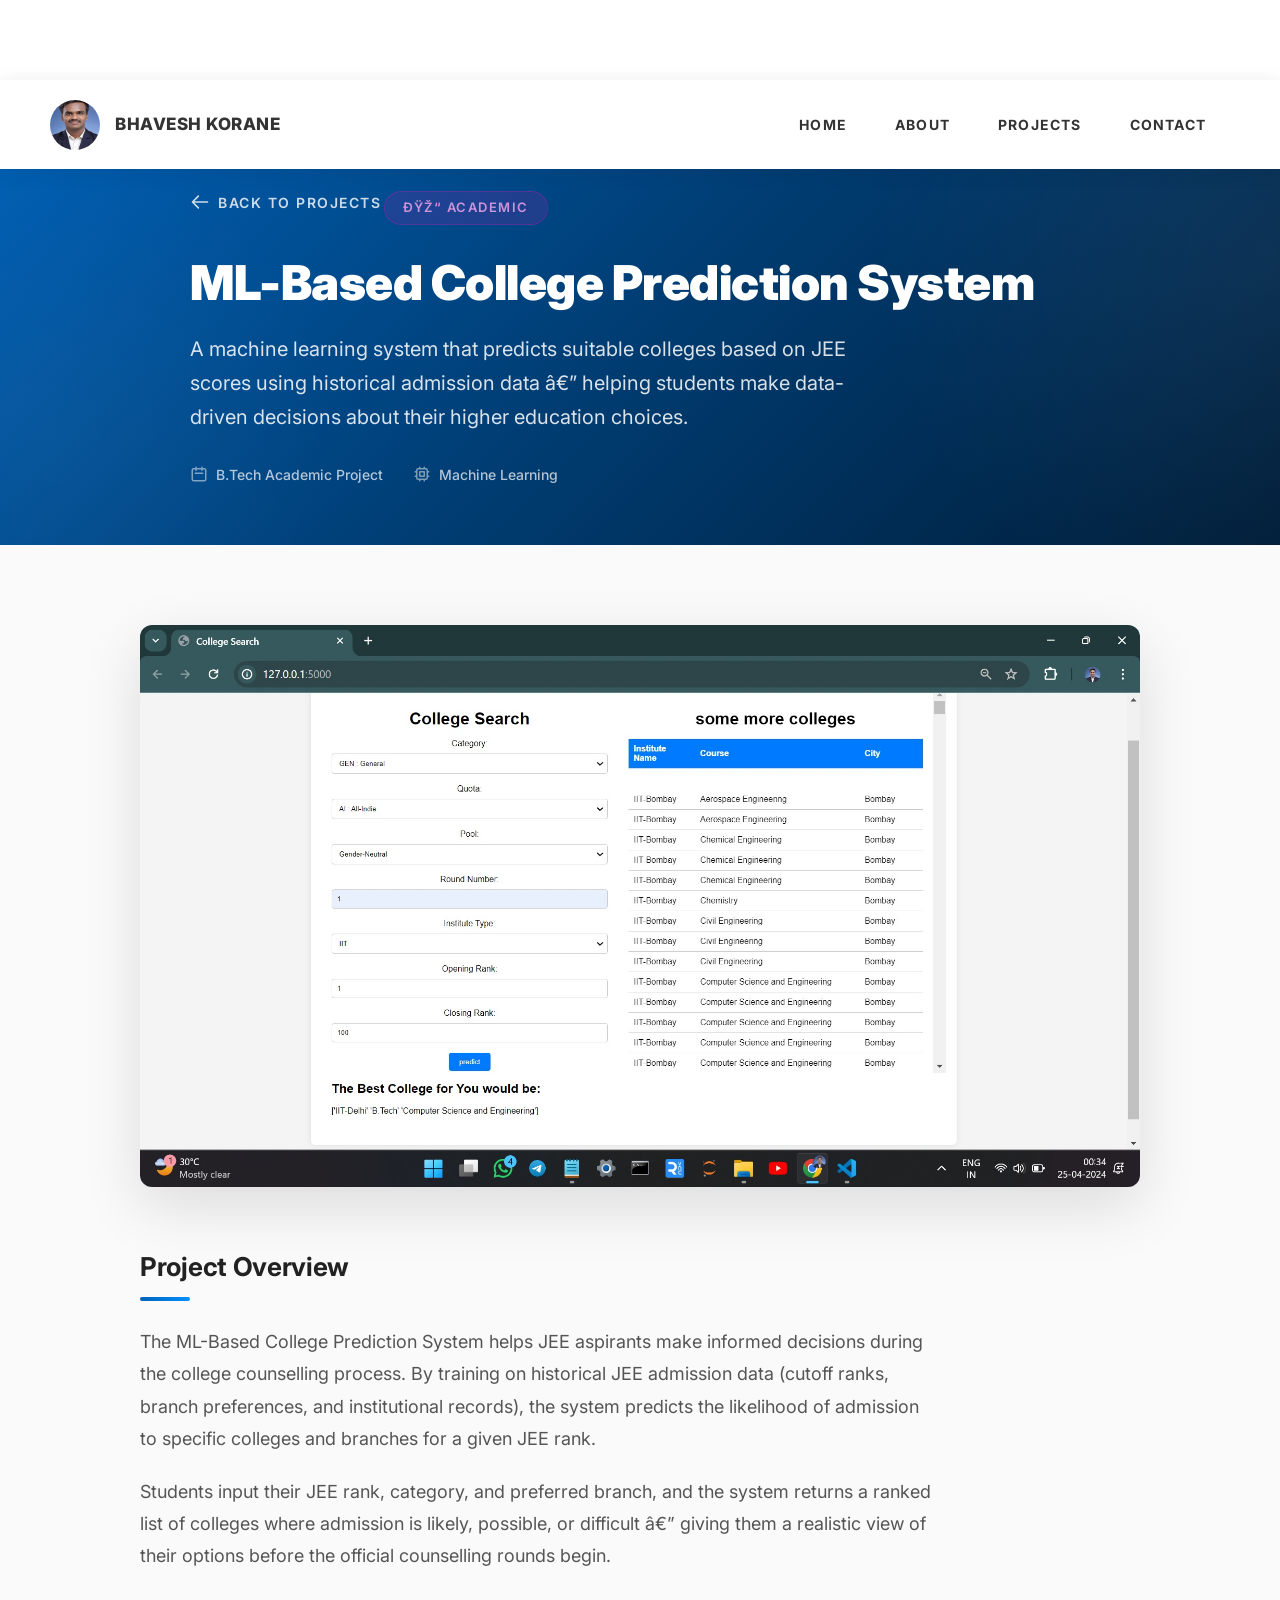
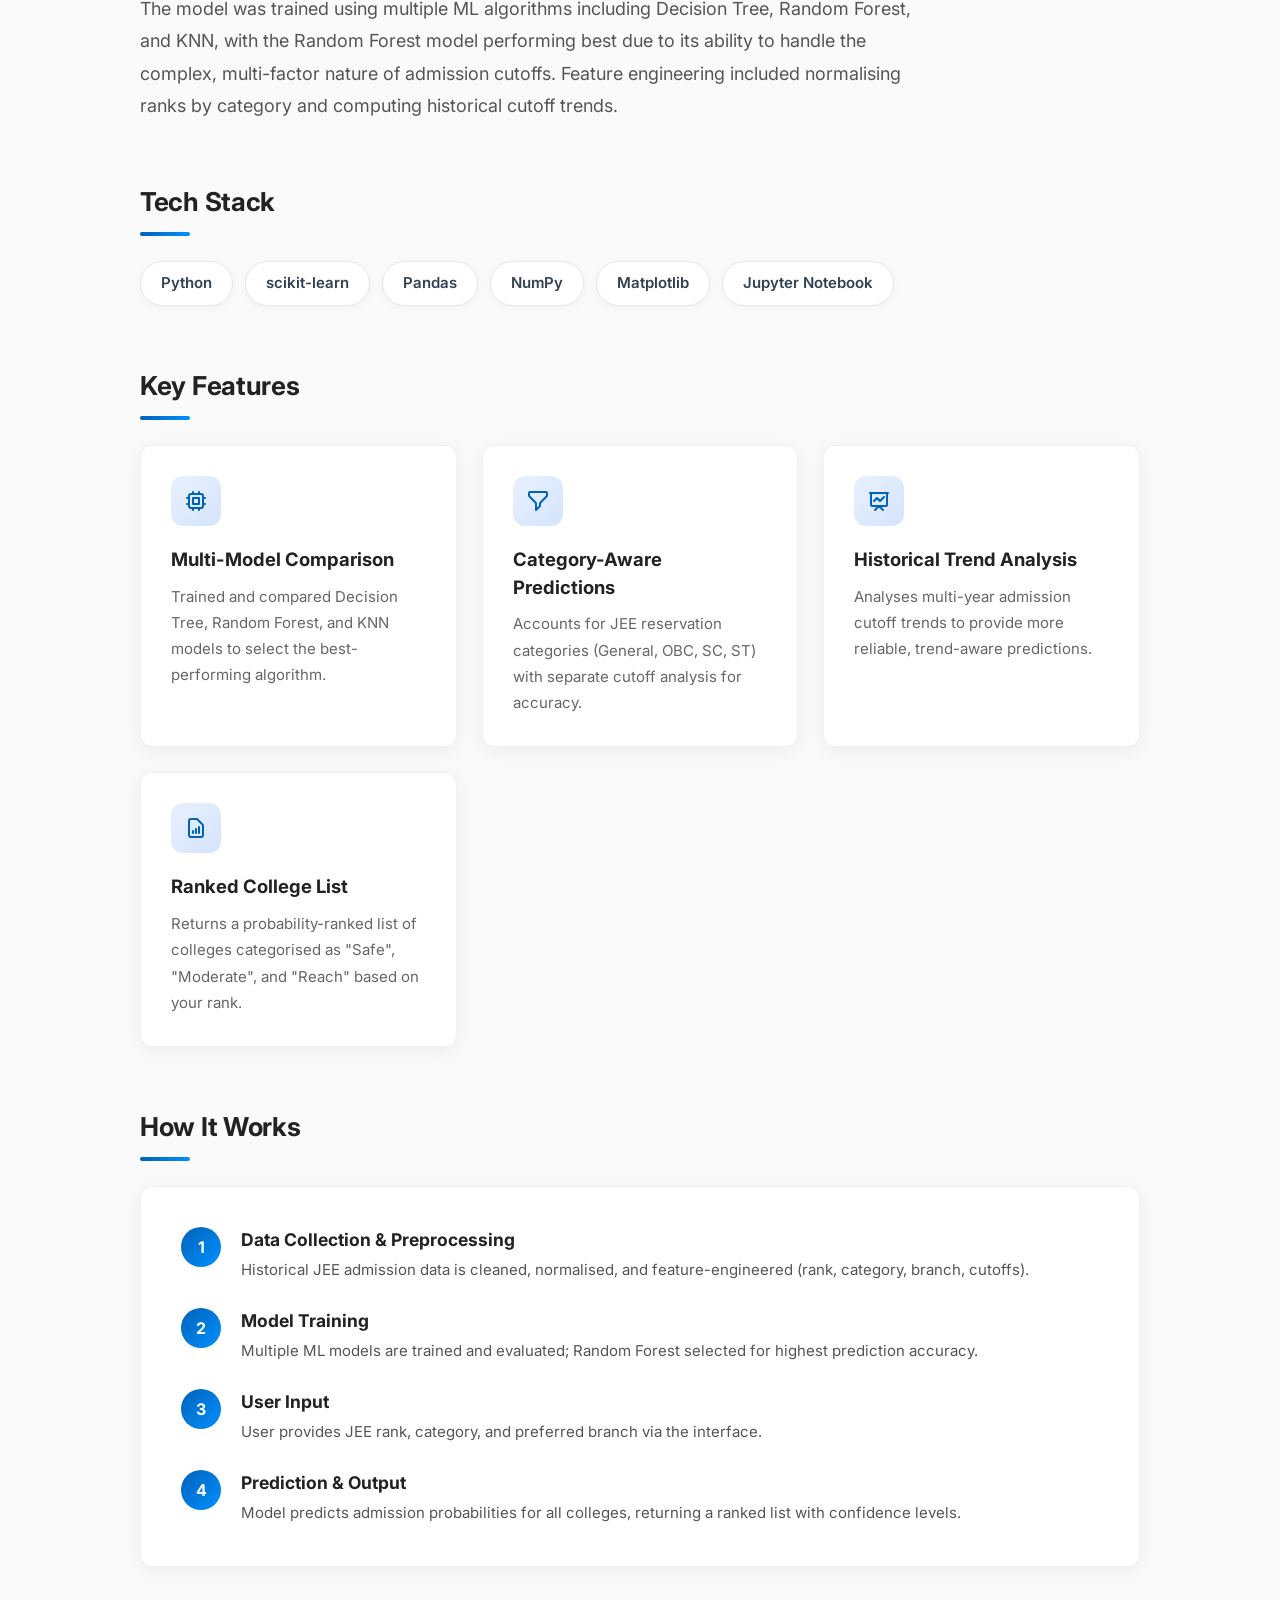
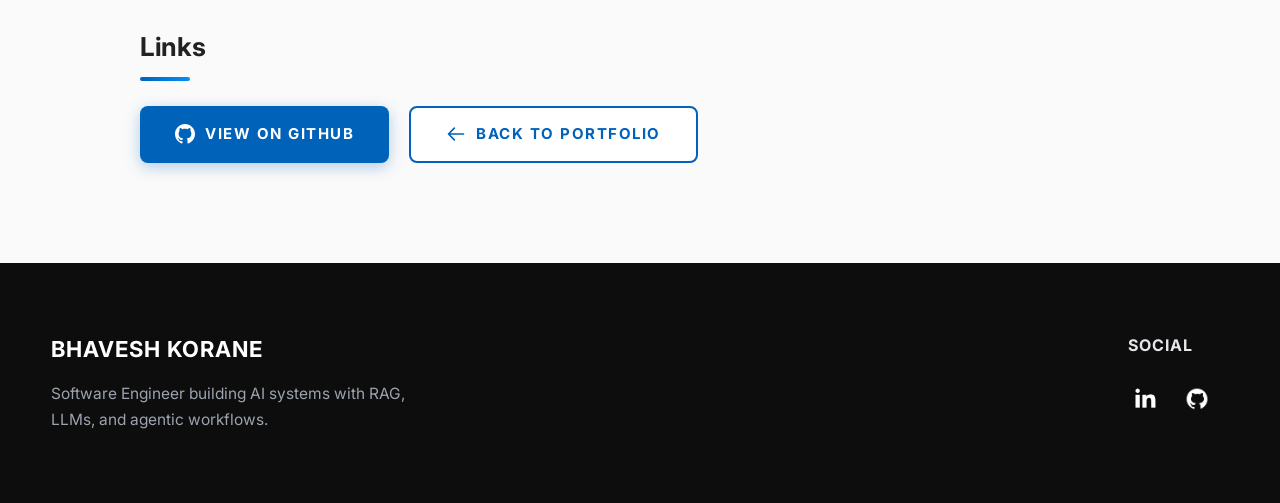
<file: projects/ml-college-prediction.html>
﻿<!DOCTYPE html>
<html lang="en">
<head>
  <meta charset="UTF-8" />
  <meta name="viewport" content="width=device-width, initial-scale=1.0" />
  <title>ML-Based College Prediction System â€” Bhavesh Korane</title>
  <meta name="description" content="A machine learning system predicting suitable colleges based on JEE scores using historical admission data." />
  <link rel="stylesheet" href="../css/style.css" />
  <link rel="stylesheet" href="../css/index-modern.css" />
  <link rel="preconnect" href="https://fonts.googleapis.com" />
  <link rel="preconnect" href="https://fonts.gstatic.com" crossorigin />
    <link href="https://fonts.googleapis.com/css2?family=Inter:wght@300;400;500;600;700;800;900&display=swap" rel="stylesheet" />
  <link href="https://fonts.googleapis.com/css2?family=Source+Sans+Pro:wght@400;600;700;900&display=swap" rel="stylesheet" />
</head>
<body class="project-page">
  <header class="header">
    <div class="header__content">
      <div class="header__logo-container">
        <div class="header__logo-img-cont"><img src="../assets/png/bhavesh.png" alt="Bhavesh Korane" class="header__logo-img" /></div>
        <span class="header__logo-sub">Bhavesh Korane</span>
      </div>
      <div class="header__main">
        <ul class="header__links">
          <li class="header__link-wrapper"><a href="../index.html" class="header__link">Home</a></li>
          <li class="header__link-wrapper"><a href="../index.html#about" class="header__link">About</a></li>
          <li class="header__link-wrapper"><a href="../index.html#projects" class="header__link">Projects</a></li>
          <li class="header__link-wrapper"><a href="../index.html#contact" class="header__link">Contact</a></li>
        </ul>
        <div class="header__main-ham-menu-cont">
          <img src="../assets/svg/ham-menu.svg" alt="hamburger menu" class="header__main-ham-menu" />
          <img src="../assets/svg/ham-menu-close.svg" alt="hamburger menu close" class="header__main-ham-menu-close d-none" />
        </div>
      </div>
    </div>
    <div class="header__sm-menu">
      <div class="header__sm-menu-content">
        <ul class="header__sm-menu-links">
          <li class="header__sm-menu-link"><a href="../index.html">Home</a></li>
          <li class="header__sm-menu-link"><a href="../index.html#about">About</a></li>
          <li class="header__sm-menu-link"><a href="../index.html#projects">Projects</a></li>
          <li class="header__sm-menu-link"><a href="../index.html#contact">Contact</a></li>
        </ul>
      </div>
    </div>
  </header>

  <section class="project-hero">
    <div class="project-hero__content">
      <a href="../index.html#projects" class="project-hero__back">
        <svg xmlns="http://www.w3.org/2000/svg" fill="none" viewBox="0 0 24 24" stroke="currentColor" stroke-width="2"><path stroke-linecap="round" stroke-linejoin="round" d="M10 19l-7-7m0 0l7-7m-7 7h18"/></svg>
        Back to Projects
      </a>
      <div class="project-hero__badge project-hero__badge--academic">ðŸŽ“ Academic</div>
      <h1 class="project-hero__title">ML-Based College Prediction System</h1>
      <p class="project-hero__subtitle">A machine learning system that predicts suitable colleges based on JEE scores using historical admission data â€” helping students make data-driven decisions about their higher education choices.</p>
      <div class="project-hero__meta">
        <div class="project-hero__meta-item">
          <svg xmlns="http://www.w3.org/2000/svg" fill="none" viewBox="0 0 24 24" stroke="currentColor" stroke-width="2"><path stroke-linecap="round" stroke-linejoin="round" d="M8 7V3m8 4V3m-9 8h10M5 21h14a2 2 0 002-2V7a2 2 0 00-2-2H5a2 2 0 00-2 2v12a2 2 0 002 2z"/></svg>
          B.Tech Academic Project
        </div>
        <div class="project-hero__meta-item">
          <svg xmlns="http://www.w3.org/2000/svg" fill="none" viewBox="0 0 24 24" stroke="currentColor" stroke-width="2"><path stroke-linecap="round" stroke-linejoin="round" d="M9 3v2m6-2v2M9 19v2m6-2v2M5 9H3m2 6H3m18-6h-2m2 6h-2M7 19h10a2 2 0 002-2V7a2 2 0 00-2-2H7a2 2 0 00-2 2v10a2 2 0 002 2zM9 9h6v6H9V9z"/></svg>
          Machine Learning
        </div>
      </div>
    </div>
  </section>

  <section class="project-content">
    <div class="project-content__inner">

      <div class="project-gallery fade-in">
        <div class="project-gallery__main">
          <img src="../assets/jpeg/collage_prediction.jpg" alt="ML-Based College Prediction System" />
        </div>
      </div>

      <div class="project-description fade-in">
        <h2 class="project-section-title">Project Overview</h2>
        <p class="project-description__text">The ML-Based College Prediction System helps JEE aspirants make informed decisions during the college counselling process. By training on historical JEE admission data (cutoff ranks, branch preferences, and institutional records), the system predicts the likelihood of admission to specific colleges and branches for a given JEE rank.</p>
        <p class="project-description__text">Students input their JEE rank, category, and preferred branch, and the system returns a ranked list of colleges where admission is likely, possible, or difficult â€” giving them a realistic view of their options before the official counselling rounds begin.</p>
        <p class="project-description__text">The model was trained using multiple ML algorithms including Decision Tree, Random Forest, and KNN, with the Random Forest model performing best due to its ability to handle the complex, multi-factor nature of admission cutoffs. Feature engineering included normalising ranks by category and computing historical cutoff trends.</p>
      </div>

      <div class="project-tech fade-in">
        <h2 class="project-section-title">Tech Stack</h2>
        <div class="project-tech__list">
          <span class="project-tech__item">Python</span>
          <span class="project-tech__item">scikit-learn</span>
          <span class="project-tech__item">Pandas</span>
          <span class="project-tech__item">NumPy</span>
          <span class="project-tech__item">Matplotlib</span>
          <span class="project-tech__item">Jupyter Notebook</span>
        </div>
      </div>

      <div class="project-features fade-in">
        <h2 class="project-section-title">Key Features</h2>
        <div class="project-features__grid">
          <div class="project-feature-card">
            <div class="project-feature-card__icon"><svg xmlns="http://www.w3.org/2000/svg" fill="none" viewBox="0 0 24 24" stroke="currentColor" stroke-width="2"><path stroke-linecap="round" stroke-linejoin="round" d="M9 3v2m6-2v2M9 19v2m6-2v2M5 9H3m2 6H3m18-6h-2m2 6h-2M7 19h10a2 2 0 002-2V7a2 2 0 00-2-2H7a2 2 0 00-2 2v10a2 2 0 002 2zM9 9h6v6H9V9z"/></svg></div>
            <h3 class="project-feature-card__title">Multi-Model Comparison</h3>
            <p class="project-feature-card__desc">Trained and compared Decision Tree, Random Forest, and KNN models to select the best-performing algorithm.</p>
          </div>
          <div class="project-feature-card">
            <div class="project-feature-card__icon"><svg xmlns="http://www.w3.org/2000/svg" fill="none" viewBox="0 0 24 24" stroke="currentColor" stroke-width="2"><path stroke-linecap="round" stroke-linejoin="round" d="M3 4a1 1 0 011-1h16a1 1 0 011 1v2.586a1 1 0 01-.293.707l-6.414 6.414a1 1 0 00-.293.707V17l-4 4v-6.586a1 1 0 00-.293-.707L3.293 7.293A1 1 0 013 6.586V4z"/></svg></div>
            <h3 class="project-feature-card__title">Category-Aware Predictions</h3>
            <p class="project-feature-card__desc">Accounts for JEE reservation categories (General, OBC, SC, ST) with separate cutoff analysis for accuracy.</p>
          </div>
          <div class="project-feature-card">
            <div class="project-feature-card__icon"><svg xmlns="http://www.w3.org/2000/svg" fill="none" viewBox="0 0 24 24" stroke="currentColor" stroke-width="2"><path stroke-linecap="round" stroke-linejoin="round" d="M7 12l3-3 3 3 4-4M8 21l4-4 4 4M3 4h18M4 4h16v12a1 1 0 01-1 1H5a1 1 0 01-1-1V4z"/></svg></div>
            <h3 class="project-feature-card__title">Historical Trend Analysis</h3>
            <p class="project-feature-card__desc">Analyses multi-year admission cutoff trends to provide more reliable, trend-aware predictions.</p>
          </div>
          <div class="project-feature-card">
            <div class="project-feature-card__icon"><svg xmlns="http://www.w3.org/2000/svg" fill="none" viewBox="0 0 24 24" stroke="currentColor" stroke-width="2"><path stroke-linecap="round" stroke-linejoin="round" d="M9 17v-2m3 2v-4m3 4v-6m2 10H7a2 2 0 01-2-2V5a2 2 0 012-2h5.586a1 1 0 01.707.293l5.414 5.414a1 1 0 01.293.707V19a2 2 0 01-2 2z"/></svg></div>
            <h3 class="project-feature-card__title">Ranked College List</h3>
            <p class="project-feature-card__desc">Returns a probability-ranked list of colleges categorised as "Safe", "Moderate", and "Reach" based on your rank.</p>
          </div>
        </div>
      </div>

      <div class="project-architecture fade-in">
        <h2 class="project-section-title">How It Works</h2>
        <div class="project-architecture__diagram">
          <div class="project-architecture__steps">
            <div class="project-architecture__step"><div class="project-architecture__step-number">1</div><div class="project-architecture__step-content"><h3 class="project-architecture__step-title">Data Collection & Preprocessing</h3><p class="project-architecture__step-desc">Historical JEE admission data is cleaned, normalised, and feature-engineered (rank, category, branch, cutoffs).</p></div></div>
            <div class="project-architecture__step"><div class="project-architecture__step-number">2</div><div class="project-architecture__step-content"><h3 class="project-architecture__step-title">Model Training</h3><p class="project-architecture__step-desc">Multiple ML models are trained and evaluated; Random Forest selected for highest prediction accuracy.</p></div></div>
            <div class="project-architecture__step"><div class="project-architecture__step-number">3</div><div class="project-architecture__step-content"><h3 class="project-architecture__step-title">User Input</h3><p class="project-architecture__step-desc">User provides JEE rank, category, and preferred branch via the interface.</p></div></div>
            <div class="project-architecture__step"><div class="project-architecture__step-number">4</div><div class="project-architecture__step-content"><h3 class="project-architecture__step-title">Prediction & Output</h3><p class="project-architecture__step-desc">Model predicts admission probabilities for all colleges, returning a ranked list with confidence levels.</p></div></div>
          </div>
        </div>
      </div>

      <div class="project-links fade-in">
        <h2 class="project-section-title">Links</h2>
        <div class="project-links__buttons">
          <a href="#" class="project-links__btn project-links__btn--primary"><svg xmlns="http://www.w3.org/2000/svg" fill="currentColor" viewBox="0 0 24 24"><path d="M12 0c-6.626 0-12 5.373-12 12 0 5.302 3.438 9.8 8.207 11.387.599.111.793-.261.793-.577v-2.234c-3.338.726-4.033-1.416-4.033-1.416-.546-1.387-1.333-1.756-1.333-1.756-1.089-.745.083-.729.083-.729 1.205.084 1.839 1.237 1.839 1.237 1.07 1.834 2.807 1.304 3.492.997.107-.775.418-1.305.762-1.604-2.665-.305-5.467-1.334-5.467-5.931 0-1.311.469-2.381 1.236-3.221-.124-.303-.535-1.524.117-3.176 0 0 1.008-.322 3.301 1.23.957-.266 1.983-.399 3.003-.404 1.02.005 2.047.138 3.006.404 2.291-1.552 3.297-1.23 3.297-1.23.653 1.653.242 2.874.118 3.176.77.84 1.235 1.911 1.235 3.221 0 4.609-2.807 5.624-5.479 5.921.43.372.823 1.102.823 2.222v3.293c0 .319.192.694.801.576 4.765-1.589 8.199-6.086 8.199-11.386 0-6.627-5.373-12-12-12z"/></svg>View on GitHub</a>
          <a href="../index.html#projects" class="project-links__btn project-links__btn--secondary"><svg xmlns="http://www.w3.org/2000/svg" fill="none" viewBox="0 0 24 24" stroke="currentColor" stroke-width="2"><path stroke-linecap="round" stroke-linejoin="round" d="M10 19l-7-7m0 0l7-7m-7 7h18"/></svg>Back to Portfolio</a>
        </div>
      </div>
    </div>
  </section>

  <footer class="main-footer">
    <div class="main-container">
      <div class="main-footer__upper">
        <div class="main-footer__row main-footer__row-1">
          <h2 class="heading heading-sm main-footer__heading-sm"><span>Social</span></h2>
          <div class="main-footer__social-cont">
            <a target="_blank" rel="noreferrer" href="https://www.linkedin.com/in/bhavesh-korane-1926b2226"><img class="main-footer__icon" src="../assets/png/linkedin-ico.png" alt="LinkedIn" /></a>
            <a target="_blank" rel="noreferrer" href="https://github.com/Bhavesh-008"><img class="main-footer__icon" src="../assets/png/github-ico.png" alt="GitHub" /></a>
          </div>
        </div>
        <div class="main-footer__row main-footer__row-2">
          <h4 class="heading heading-sm text-lt">Bhavesh Korane</h4>
          <p class="main-footer__short-desc">Software Engineer building AI systems with RAG, LLMs, and agentic workflows.</p>
        </div>
      </div>
    </div>
  </footer>
  <script src="../index.js"></script>
  <script>
    const fadeEls = document.querySelectorAll('.fade-in');
    const observer = new IntersectionObserver((entries) => {
      entries.forEach(entry => { if (entry.isIntersecting) entry.target.classList.add('visible'); });
    }, { threshold: 0.1 });
    fadeEls.forEach(el => observer.observe(el));
  </script>
</body>
</html>
</file>
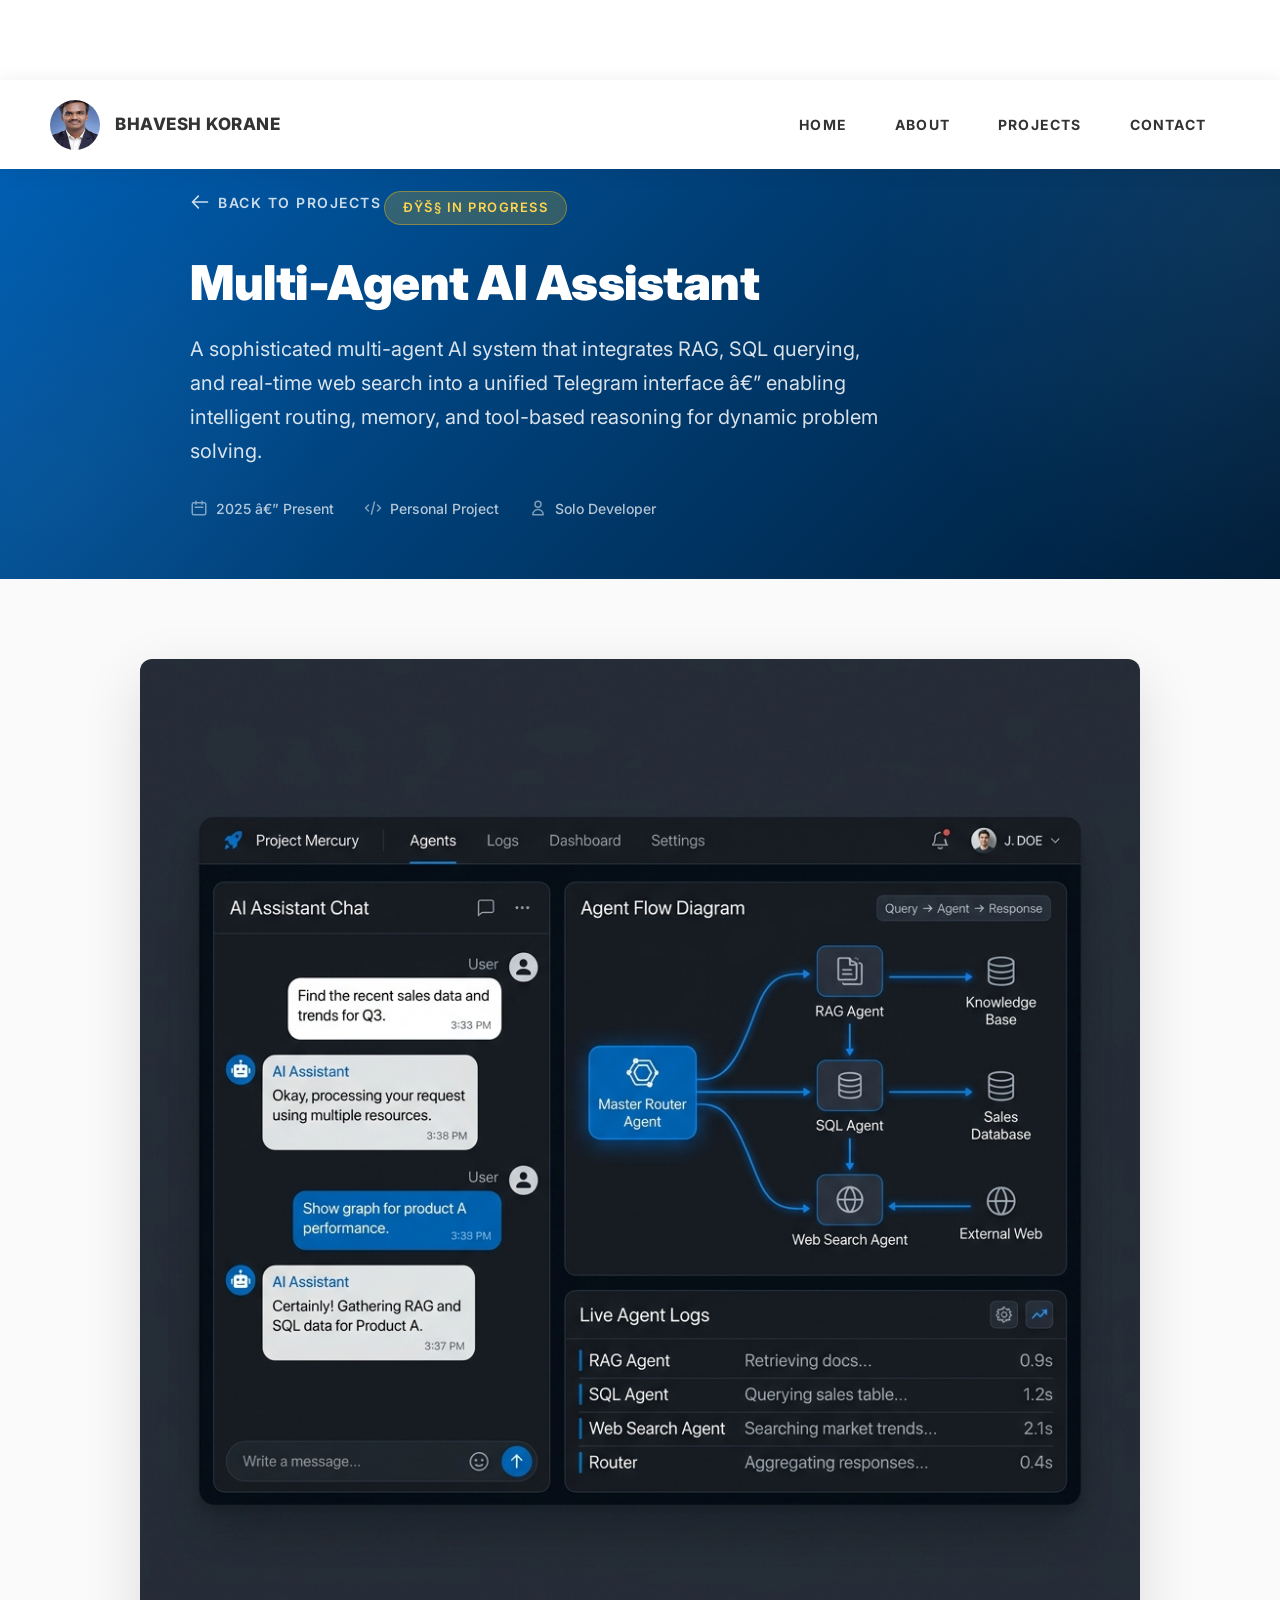
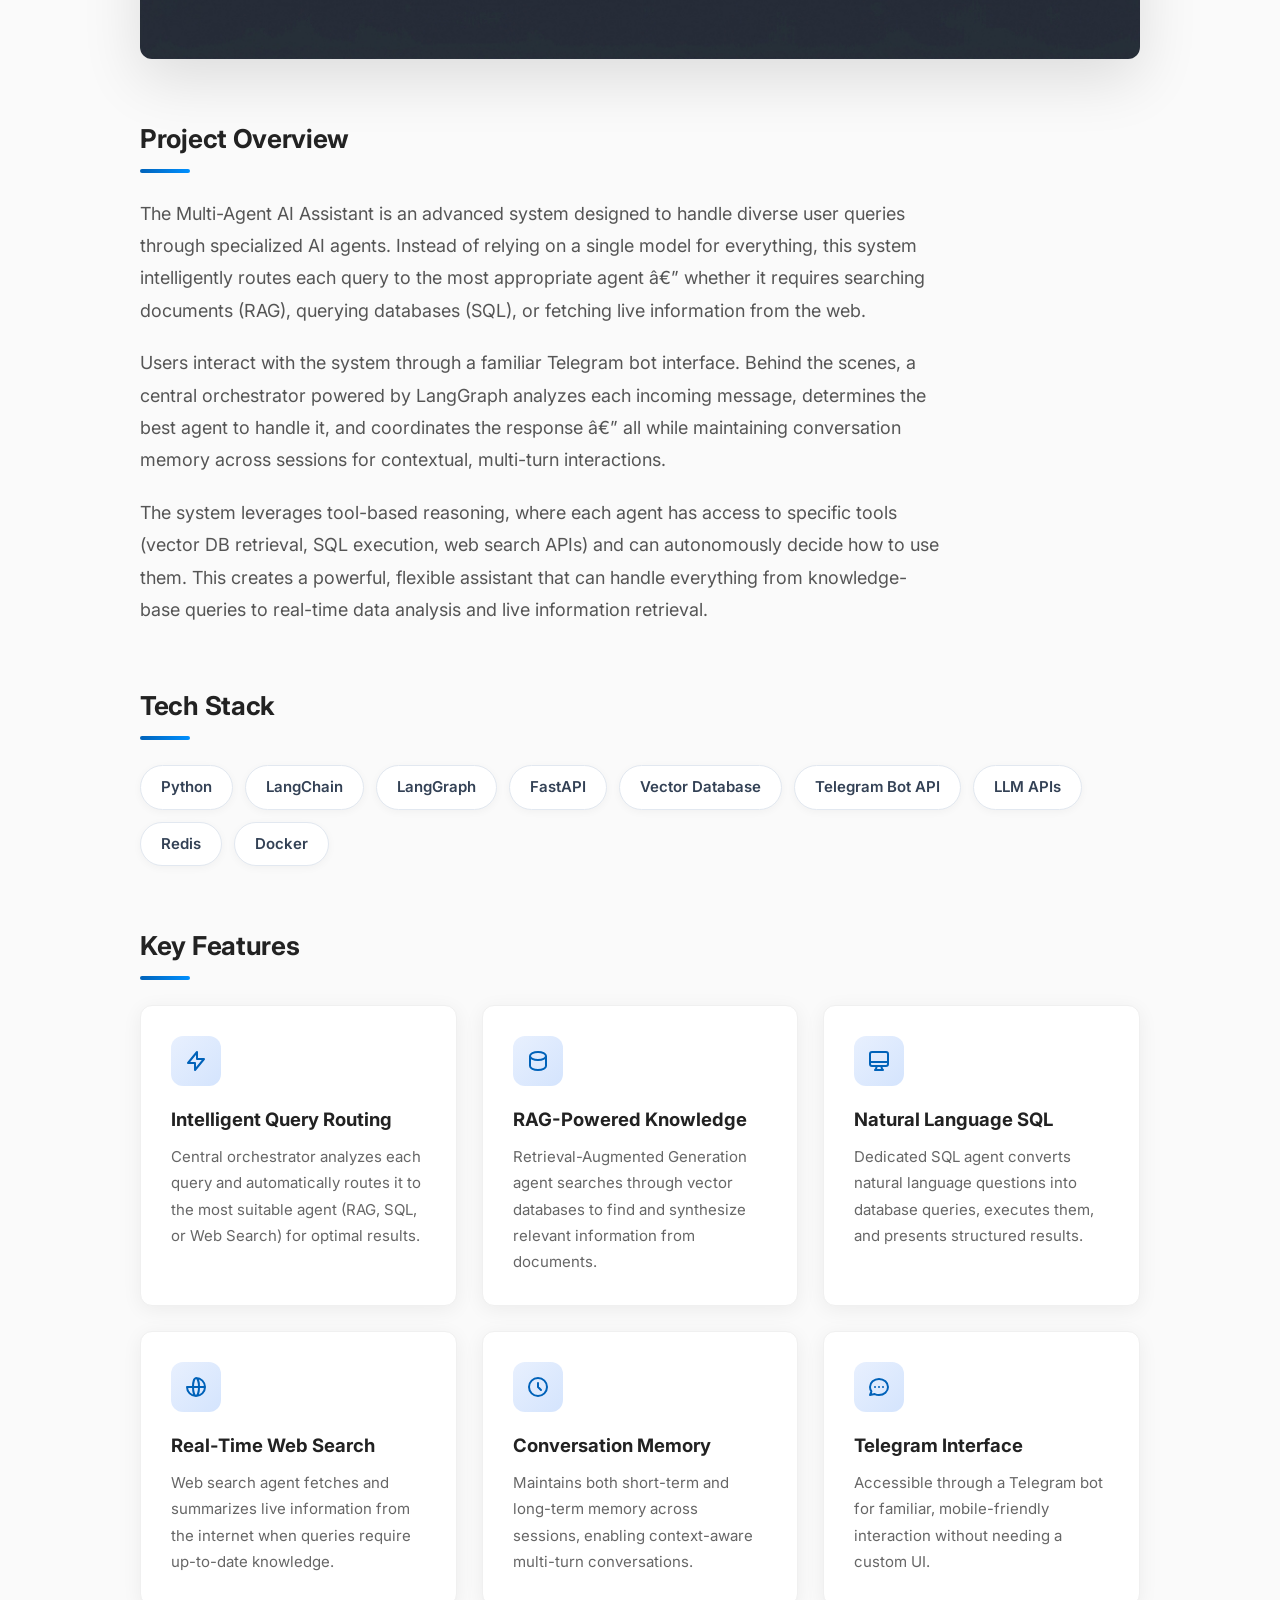
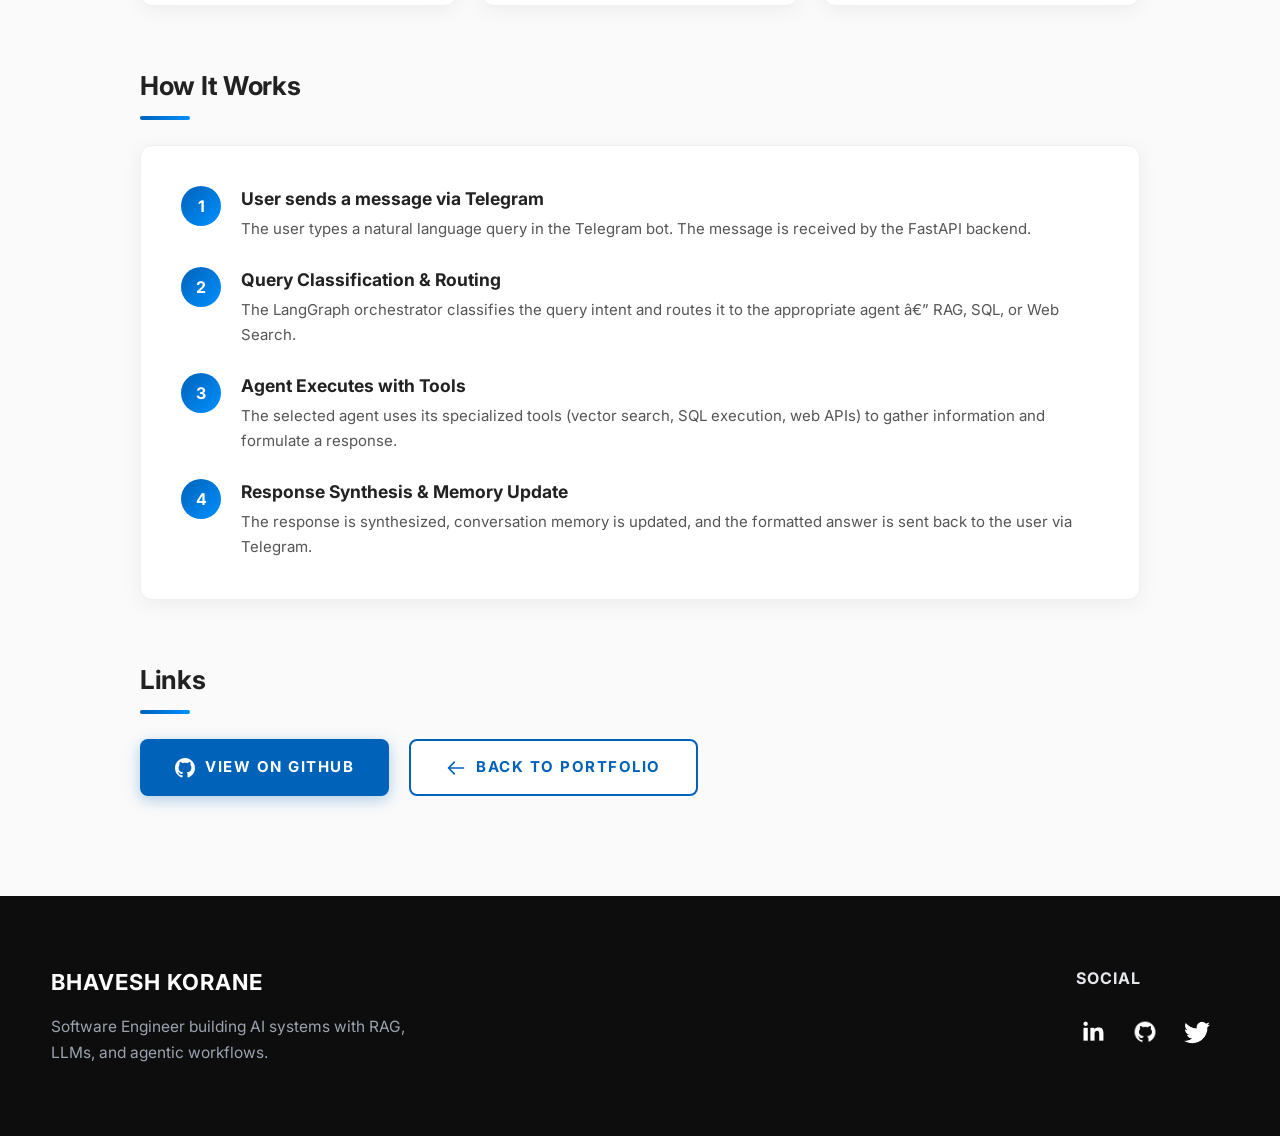
<file: projects/multi-agent-ai-assistant.html>
﻿<!DOCTYPE html>
<html lang="en">

<head>
  <meta charset="UTF-8" />
  <meta name="viewport" content="width=device-width, initial-scale=1.0" />
  <meta http-equiv="X-UA-Compatible" content="ie=edge" />
  <title>Multi-Agent AI Assistant â€” Bhavesh Korane</title>
  <meta name="description" content="A multi-agent AI system integrating RAG, SQL querying, and real-time web search into a unified Telegram interface." />

  <link rel="stylesheet" href="../css/style.css" />
  <link rel="stylesheet" href="../css/index-modern.css" />
  <link rel="preconnect" href="https://fonts.googleapis.com" />
  <link rel="preconnect" href="https://fonts.gstatic.com" crossorigin />
    <link href="https://fonts.googleapis.com/css2?family=Inter:wght@300;400;500;600;700;800;900&display=swap" rel="stylesheet" />
  <link href="https://fonts.googleapis.com/css2?family=Source+Sans+Pro:wght@400;600;700;900&display=swap" rel="stylesheet" />
</head>

<body class="project-page">
  <header class="header">
    <div class="header__content">
      <div class="header__logo-container">
        <div class="header__logo-img-cont">
          <img src="../assets/png/bhavesh.png" alt="Bhavesh Korane" class="header__logo-img" />
        </div>
        <span class="header__logo-sub">Bhavesh Korane</span>
      </div>
      <div class="header__main">
        <ul class="header__links">
          <li class="header__link-wrapper"><a href="../index.html" class="header__link">Home</a></li>
          <li class="header__link-wrapper"><a href="../index.html#about" class="header__link">About</a></li>
          <li class="header__link-wrapper"><a href="../index.html#projects" class="header__link">Projects</a></li>
          <li class="header__link-wrapper"><a href="../index.html#contact" class="header__link">Contact</a></li>
        </ul>
        <div class="header__main-ham-menu-cont">
          <img src="../assets/svg/ham-menu.svg" alt="hamburger menu" class="header__main-ham-menu" />
          <img src="../assets/svg/ham-menu-close.svg" alt="hamburger menu close" class="header__main-ham-menu-close d-none" />
        </div>
      </div>
    </div>
    <div class="header__sm-menu">
      <div class="header__sm-menu-content">
        <ul class="header__sm-menu-links">
          <li class="header__sm-menu-link"><a href="../index.html">Home</a></li>
          <li class="header__sm-menu-link"><a href="../index.html#about">About</a></li>
          <li class="header__sm-menu-link"><a href="../index.html#projects">Projects</a></li>
          <li class="header__sm-menu-link"><a href="../index.html#contact">Contact</a></li>
        </ul>
      </div>
    </div>
  </header>

  <!-- Hero Section -->
  <section class="project-hero">
    <div class="project-hero__content">
      <a href="../index.html#projects" class="project-hero__back">
        <svg xmlns="http://www.w3.org/2000/svg" fill="none" viewBox="0 0 24 24" stroke="currentColor" stroke-width="2"><path stroke-linecap="round" stroke-linejoin="round" d="M10 19l-7-7m0 0l7-7m-7 7h18"/></svg>
        Back to Projects
      </a>
      <div class="project-hero__badge project-hero__badge--progress">ðŸš§ In Progress</div>
      <h1 class="project-hero__title">Multi-Agent AI Assistant</h1>
      <p class="project-hero__subtitle">
        A sophisticated multi-agent AI system that integrates RAG, SQL querying, and real-time web search into a unified Telegram interface â€” enabling intelligent routing, memory, and tool-based reasoning for dynamic problem solving.
      </p>
      <div class="project-hero__meta">
        <div class="project-hero__meta-item">
          <svg xmlns="http://www.w3.org/2000/svg" fill="none" viewBox="0 0 24 24" stroke="currentColor" stroke-width="2"><path stroke-linecap="round" stroke-linejoin="round" d="M8 7V3m8 4V3m-9 8h10M5 21h14a2 2 0 002-2V7a2 2 0 00-2-2H5a2 2 0 00-2 2v12a2 2 0 002 2z"/></svg>
          2025 â€” Present
        </div>
        <div class="project-hero__meta-item">
          <svg xmlns="http://www.w3.org/2000/svg" fill="none" viewBox="0 0 24 24" stroke="currentColor" stroke-width="2"><path stroke-linecap="round" stroke-linejoin="round" d="M10 20l4-16m4 4l4 4-4 4M6 16l-4-4 4-4"/></svg>
          Personal Project
        </div>
        <div class="project-hero__meta-item">
          <svg xmlns="http://www.w3.org/2000/svg" fill="none" viewBox="0 0 24 24" stroke="currentColor" stroke-width="2"><path stroke-linecap="round" stroke-linejoin="round" d="M16 7a4 4 0 11-8 0 4 4 0 018 0zM12 14a7 7 0 00-7 7h14a7 7 0 00-7-7z"/></svg>
          Solo Developer
        </div>
      </div>
    </div>
  </section>

  <!-- Project Content -->
  <section class="project-content">
    <div class="project-content__inner">

      <!-- Image Gallery -->
      <div class="project-gallery fade-in">
        <div class="project-gallery__main">
          <img src="../assets/png/multi-agent-ai.png" alt="Multi-Agent AI Assistant Dashboard" id="gallery-main-img" />
        </div>
      </div>

      <!-- Description -->
      <div class="project-description fade-in">
        <h2 class="project-section-title">Project Overview</h2>
        <p class="project-description__text">
          The Multi-Agent AI Assistant is an advanced system designed to handle diverse user queries through specialized AI agents. Instead of relying on a single model for everything, this system intelligently routes each query to the most appropriate agent â€” whether it requires searching documents (RAG), querying databases (SQL), or fetching live information from the web.
        </p>
        <p class="project-description__text">
          Users interact with the system through a familiar Telegram bot interface. Behind the scenes, a central orchestrator powered by LangGraph analyzes each incoming message, determines the best agent to handle it, and coordinates the response â€” all while maintaining conversation memory across sessions for contextual, multi-turn interactions.
        </p>
        <p class="project-description__text">
          The system leverages tool-based reasoning, where each agent has access to specific tools (vector DB retrieval, SQL execution, web search APIs) and can autonomously decide how to use them. This creates a powerful, flexible assistant that can handle everything from knowledge-base queries to real-time data analysis and live information retrieval.
        </p>
      </div>

      <!-- Tech Stack -->
      <div class="project-tech fade-in">
        <h2 class="project-section-title">Tech Stack</h2>
        <div class="project-tech__list">
          <span class="project-tech__item">Python</span>
          <span class="project-tech__item">LangChain</span>
          <span class="project-tech__item">LangGraph</span>
          <span class="project-tech__item">FastAPI</span>
          <span class="project-tech__item">Vector Database</span>
          <span class="project-tech__item">Telegram Bot API</span>
          <span class="project-tech__item">LLM APIs</span>
          <span class="project-tech__item">Redis</span>
          <span class="project-tech__item">Docker</span>
        </div>
      </div>

      <!-- Key Features -->
      <div class="project-features fade-in">
        <h2 class="project-section-title">Key Features</h2>
        <div class="project-features__grid">
          <div class="project-feature-card">
            <div class="project-feature-card__icon">
              <svg xmlns="http://www.w3.org/2000/svg" fill="none" viewBox="0 0 24 24" stroke="currentColor" stroke-width="2"><path stroke-linecap="round" stroke-linejoin="round" d="M13 10V3L4 14h7v7l9-11h-7z"/></svg>
            </div>
            <h3 class="project-feature-card__title">Intelligent Query Routing</h3>
            <p class="project-feature-card__desc">Central orchestrator analyzes each query and automatically routes it to the most suitable agent (RAG, SQL, or Web Search) for optimal results.</p>
          </div>
          <div class="project-feature-card">
            <div class="project-feature-card__icon">
              <svg xmlns="http://www.w3.org/2000/svg" fill="none" viewBox="0 0 24 24" stroke="currentColor" stroke-width="2"><path stroke-linecap="round" stroke-linejoin="round" d="M4 7v10c0 2.21 3.582 4 8 4s8-1.79 8-4V7M4 7c0 2.21 3.582 4 8 4s8-1.79 8-4M4 7c0-2.21 3.582-4 8-4s8 1.79 8 4"/></svg>
            </div>
            <h3 class="project-feature-card__title">RAG-Powered Knowledge</h3>
            <p class="project-feature-card__desc">Retrieval-Augmented Generation agent searches through vector databases to find and synthesize relevant information from documents.</p>
          </div>
          <div class="project-feature-card">
            <div class="project-feature-card__icon">
              <svg xmlns="http://www.w3.org/2000/svg" fill="none" viewBox="0 0 24 24" stroke="currentColor" stroke-width="2"><path stroke-linecap="round" stroke-linejoin="round" d="M9.75 17L9 20l-1 1h8l-1-1-.75-3M3 13h18M5 17h14a2 2 0 002-2V5a2 2 0 00-2-2H5a2 2 0 00-2 2v10a2 2 0 002 2z"/></svg>
            </div>
            <h3 class="project-feature-card__title">Natural Language SQL</h3>
            <p class="project-feature-card__desc">Dedicated SQL agent converts natural language questions into database queries, executes them, and presents structured results.</p>
          </div>
          <div class="project-feature-card">
            <div class="project-feature-card__icon">
              <svg xmlns="http://www.w3.org/2000/svg" fill="none" viewBox="0 0 24 24" stroke="currentColor" stroke-width="2"><path stroke-linecap="round" stroke-linejoin="round" d="M21 12a9 9 0 01-9 9m9-9a9 9 0 00-9-9m9 9H3m9 9a9 9 0 01-9-9m9 9c1.657 0 3-4.03 3-9s-1.343-9-3-9m0 18c-1.657 0-3-4.03-3-9s1.343-9 3-9"/></svg>
            </div>
            <h3 class="project-feature-card__title">Real-Time Web Search</h3>
            <p class="project-feature-card__desc">Web search agent fetches and summarizes live information from the internet when queries require up-to-date knowledge.</p>
          </div>
          <div class="project-feature-card">
            <div class="project-feature-card__icon">
              <svg xmlns="http://www.w3.org/2000/svg" fill="none" viewBox="0 0 24 24" stroke="currentColor" stroke-width="2"><path stroke-linecap="round" stroke-linejoin="round" d="M12 8v4l3 3m6-3a9 9 0 11-18 0 9 9 0 0118 0z"/></svg>
            </div>
            <h3 class="project-feature-card__title">Conversation Memory</h3>
            <p class="project-feature-card__desc">Maintains both short-term and long-term memory across sessions, enabling context-aware multi-turn conversations.</p>
          </div>
          <div class="project-feature-card">
            <div class="project-feature-card__icon">
              <svg xmlns="http://www.w3.org/2000/svg" fill="none" viewBox="0 0 24 24" stroke="currentColor" stroke-width="2"><path stroke-linecap="round" stroke-linejoin="round" d="M8 12h.01M12 12h.01M16 12h.01M21 12c0 4.418-4.03 8-9 8a9.863 9.863 0 01-4.255-.949L3 20l1.395-3.72C3.512 15.042 3 13.574 3 12c0-4.418 4.03-8 9-8s9 3.582 9 8z"/></svg>
            </div>
            <h3 class="project-feature-card__title">Telegram Interface</h3>
            <p class="project-feature-card__desc">Accessible through a Telegram bot for familiar, mobile-friendly interaction without needing a custom UI.</p>
          </div>
        </div>
      </div>

      <!-- Architecture -->
      <div class="project-architecture fade-in">
        <h2 class="project-section-title">How It Works</h2>
        <div class="project-architecture__diagram">
          <div class="project-architecture__steps">
            <div class="project-architecture__step">
              <div class="project-architecture__step-number">1</div>
              <div class="project-architecture__step-content">
                <h3 class="project-architecture__step-title">User sends a message via Telegram</h3>
                <p class="project-architecture__step-desc">The user types a natural language query in the Telegram bot. The message is received by the FastAPI backend.</p>
              </div>
            </div>
            <div class="project-architecture__step">
              <div class="project-architecture__step-number">2</div>
              <div class="project-architecture__step-content">
                <h3 class="project-architecture__step-title">Query Classification & Routing</h3>
                <p class="project-architecture__step-desc">The LangGraph orchestrator classifies the query intent and routes it to the appropriate agent â€” RAG, SQL, or Web Search.</p>
              </div>
            </div>
            <div class="project-architecture__step">
              <div class="project-architecture__step-number">3</div>
              <div class="project-architecture__step-content">
                <h3 class="project-architecture__step-title">Agent Executes with Tools</h3>
                <p class="project-architecture__step-desc">The selected agent uses its specialized tools (vector search, SQL execution, web APIs) to gather information and formulate a response.</p>
              </div>
            </div>
            <div class="project-architecture__step">
              <div class="project-architecture__step-number">4</div>
              <div class="project-architecture__step-content">
                <h3 class="project-architecture__step-title">Response Synthesis & Memory Update</h3>
                <p class="project-architecture__step-desc">The response is synthesized, conversation memory is updated, and the formatted answer is sent back to the user via Telegram.</p>
              </div>
            </div>
          </div>
        </div>
      </div>

      <!-- Links -->
      <div class="project-links fade-in">
        <h2 class="project-section-title">Links</h2>
        <div class="project-links__buttons">
          <a href="#" class="project-links__btn project-links__btn--primary">
            <svg xmlns="http://www.w3.org/2000/svg" fill="currentColor" viewBox="0 0 24 24"><path d="M12 0c-6.626 0-12 5.373-12 12 0 5.302 3.438 9.8 8.207 11.387.599.111.793-.261.793-.577v-2.234c-3.338.726-4.033-1.416-4.033-1.416-.546-1.387-1.333-1.756-1.333-1.756-1.089-.745.083-.729.083-.729 1.205.084 1.839 1.237 1.839 1.237 1.07 1.834 2.807 1.304 3.492.997.107-.775.418-1.305.762-1.604-2.665-.305-5.467-1.334-5.467-5.931 0-1.311.469-2.381 1.236-3.221-.124-.303-.535-1.524.117-3.176 0 0 1.008-.322 3.301 1.23.957-.266 1.983-.399 3.003-.404 1.02.005 2.047.138 3.006.404 2.291-1.552 3.297-1.23 3.297-1.23.653 1.653.242 2.874.118 3.176.77.84 1.235 1.911 1.235 3.221 0 4.609-2.807 5.624-5.479 5.921.43.372.823 1.102.823 2.222v3.293c0 .319.192.694.801.576 4.765-1.589 8.199-6.086 8.199-11.386 0-6.627-5.373-12-12-12z"/></svg>
            View on GitHub
          </a>
          <a href="../index.html#projects" class="project-links__btn project-links__btn--secondary">
            <svg xmlns="http://www.w3.org/2000/svg" fill="none" viewBox="0 0 24 24" stroke="currentColor" stroke-width="2"><path stroke-linecap="round" stroke-linejoin="round" d="M10 19l-7-7m0 0l7-7m-7 7h18"/></svg>
            Back to Portfolio
          </a>
        </div>
      </div>

    </div>
  </section>

  <footer class="main-footer">
    <div class="main-container">
      <div class="main-footer__upper">
        <div class="main-footer__row main-footer__row-1">
          <h2 class="heading heading-sm main-footer__heading-sm"><span>Social</span></h2>
          <div class="main-footer__social-cont">
            <a target="_blank" rel="noreferrer" href="https://www.linkedin.com/in/bhavesh-korane-1926b2226"><img class="main-footer__icon" src="../assets/png/linkedin-ico.png" alt="LinkedIn" /></a>
            <a target="_blank" rel="noreferrer" href="https://github.com/Bhavesh-008"><img class="main-footer__icon" src="../assets/png/github-ico.png" alt="GitHub" /></a>
            <a target="_blank" rel="noreferrer" href="https://twitter.com/Bhaveshk_008"><img class="main-footer__icon" src="../assets/png/twitter-ico.png" alt="Twitter" /></a>
          </div>
        </div>
        <div class="main-footer__row main-footer__row-2">
          <h4 class="heading heading-sm text-lt">Bhavesh Korane</h4>
          <p class="main-footer__short-desc">Software Engineer building AI systems with RAG, LLMs, and agentic workflows.</p>
        </div>
      </div>
    </div>
  </footer>

  <script src="../index.js"></script>
  <script>
    // Fade-in animation on scroll
    const fadeEls = document.querySelectorAll('.fade-in');
    const observer = new IntersectionObserver((entries) => {
      entries.forEach(entry => {
        if (entry.isIntersecting) {
          entry.target.classList.add('visible');
        }
      });
    }, { threshold: 0.1 });
    fadeEls.forEach(el => observer.observe(el));
  </script>
</body>

</html>
</file>
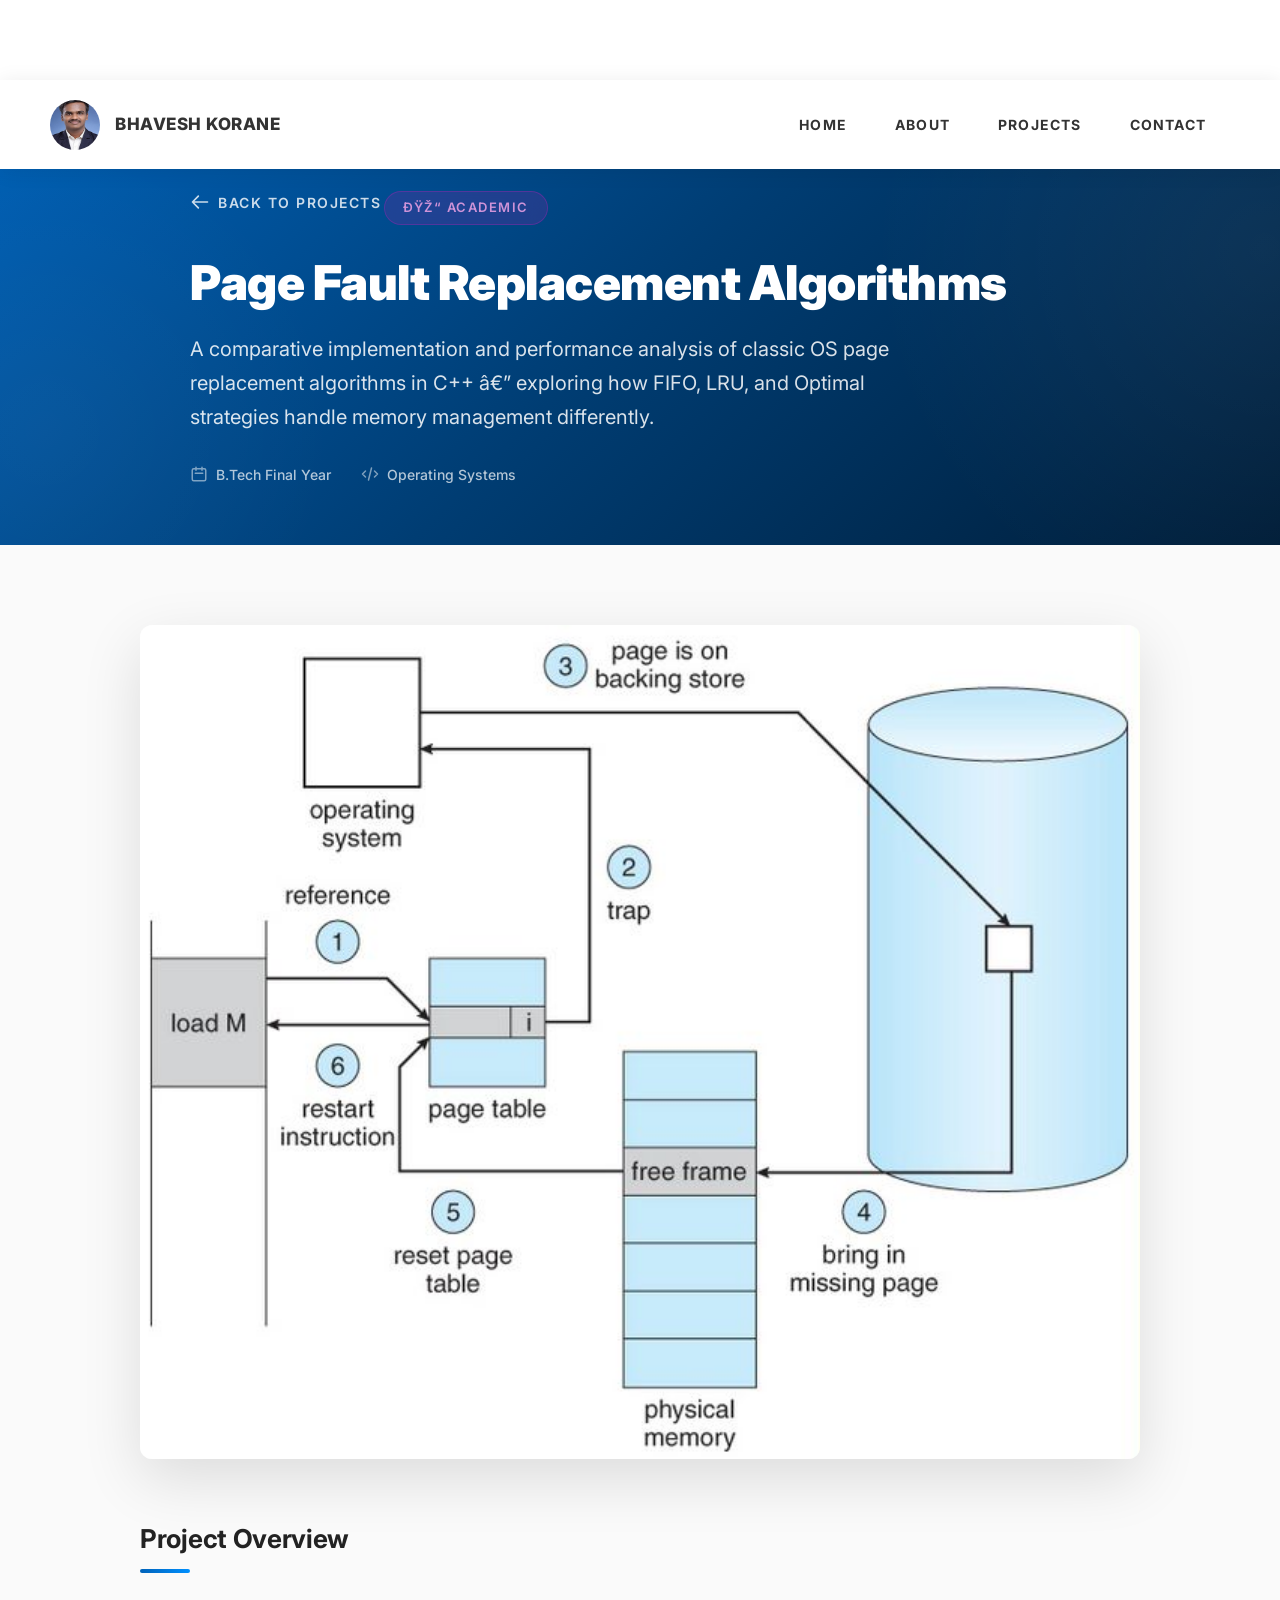
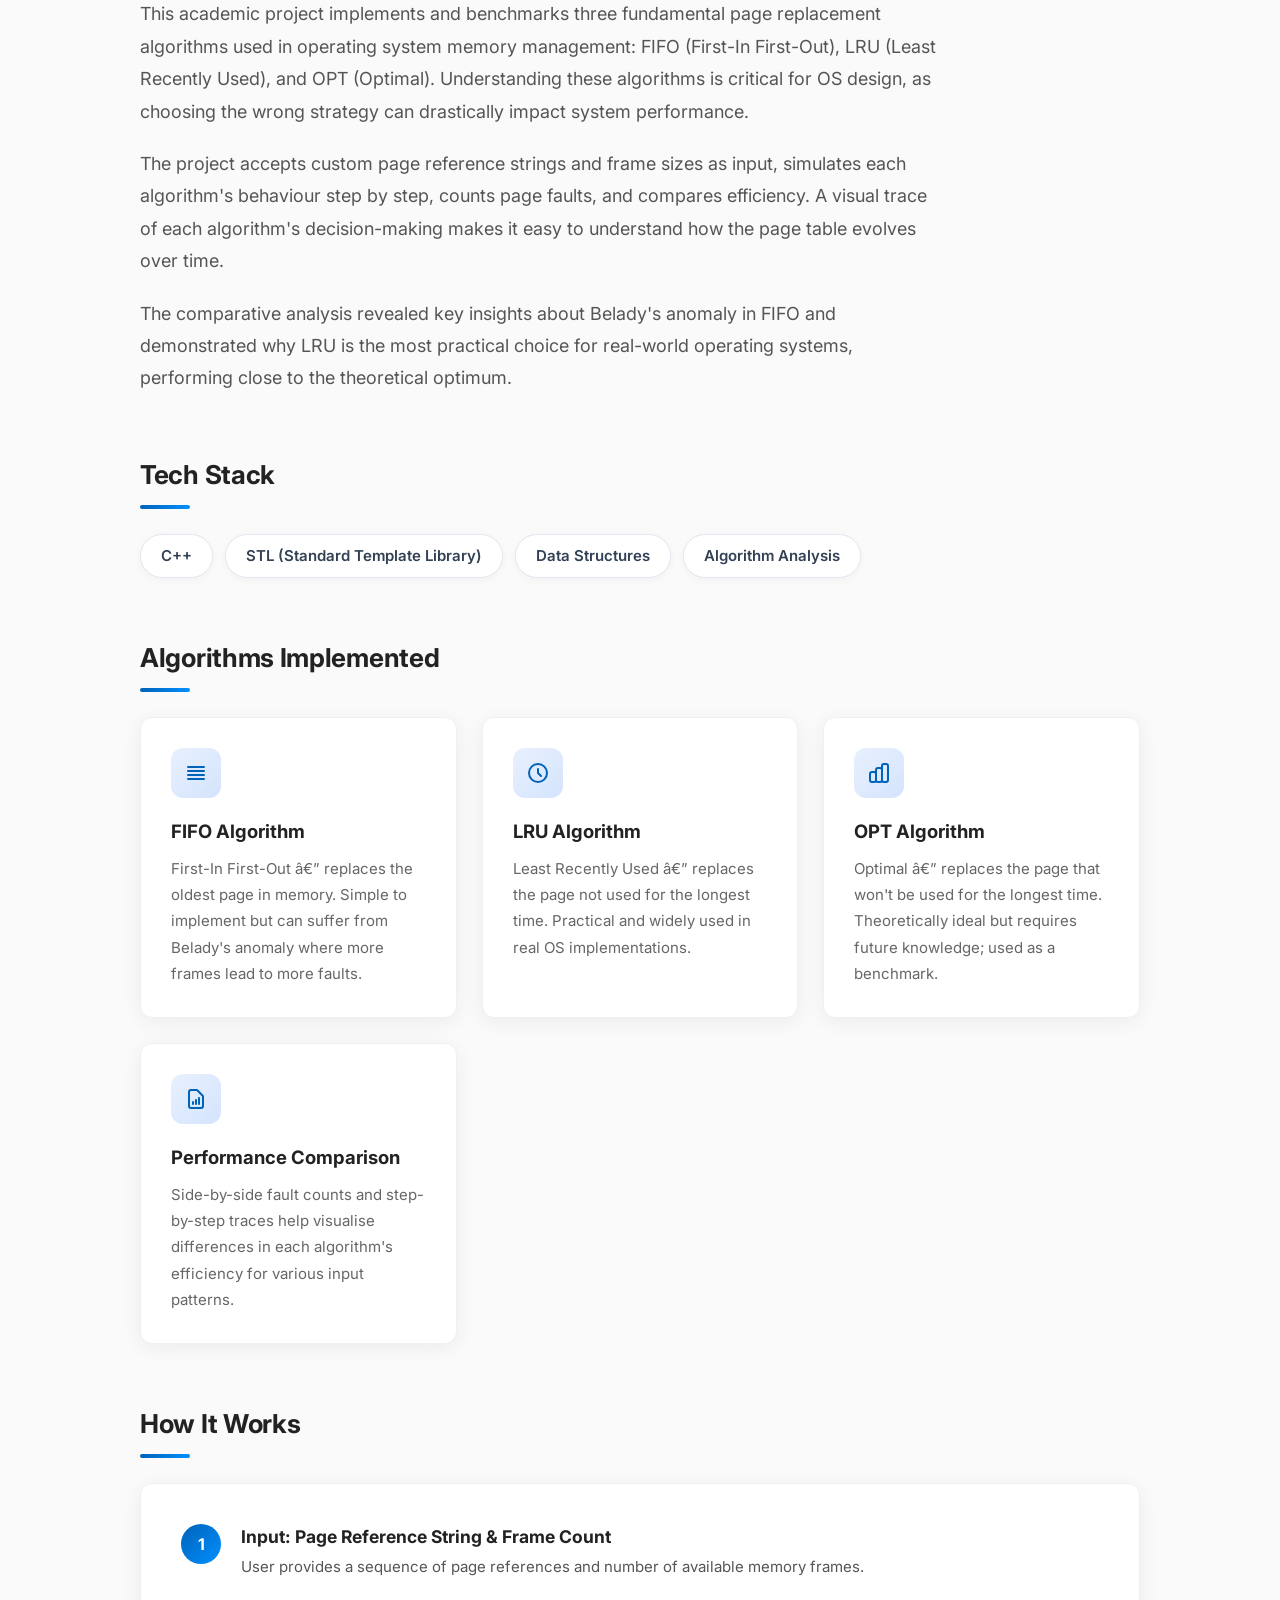
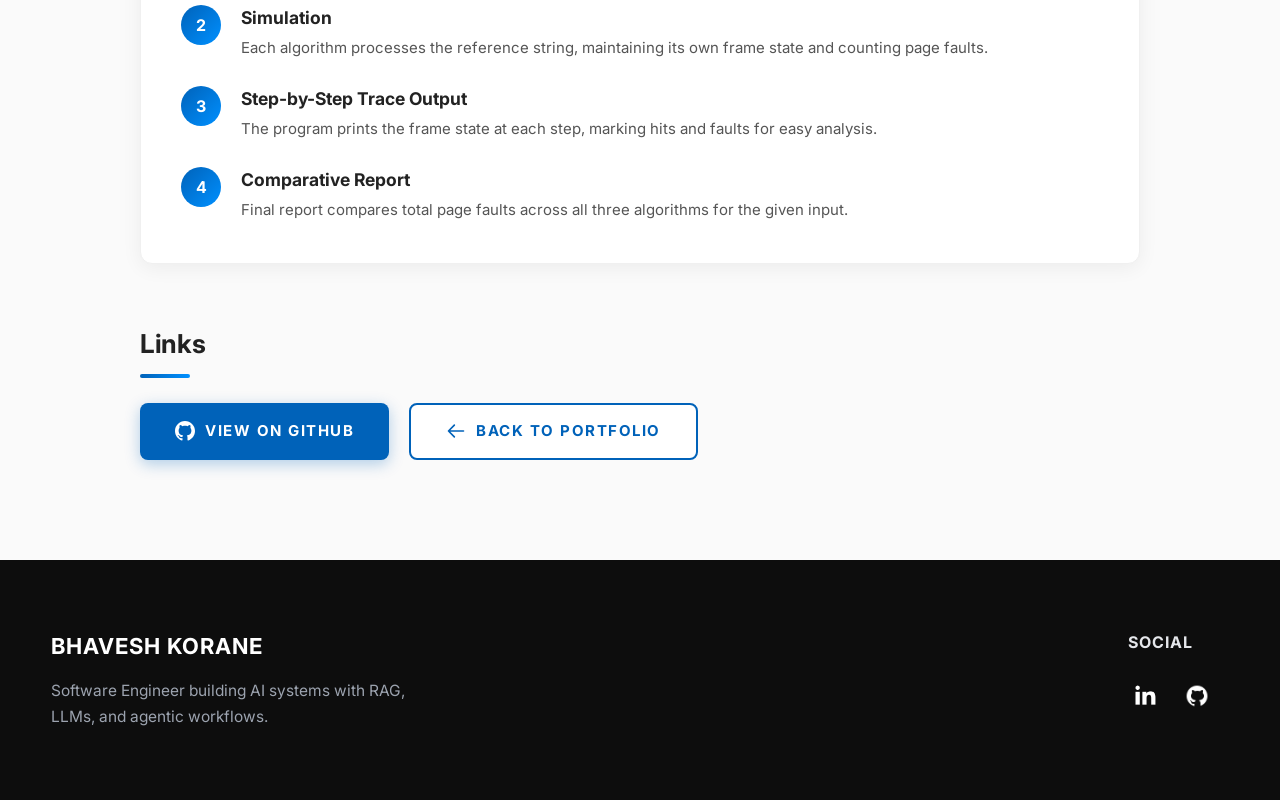
<file: projects/page-fault-algorithms.html>
﻿<!DOCTYPE html>
<html lang="en">
<head>
  <meta charset="UTF-8" />
  <meta name="viewport" content="width=device-width, initial-scale=1.0" />
  <title>Page Fault Replacement Algorithms â€” Bhavesh Korane</title>
  <meta name="description" content="Comparative study of page replacement algorithms implemented in C++ to analyse OS memory management efficiency." />
  <link rel="stylesheet" href="../css/style.css" />
  <link rel="stylesheet" href="../css/index-modern.css" />
  <link rel="preconnect" href="https://fonts.googleapis.com" />
  <link rel="preconnect" href="https://fonts.gstatic.com" crossorigin />
    <link href="https://fonts.googleapis.com/css2?family=Inter:wght@300;400;500;600;700;800;900&display=swap" rel="stylesheet" />
  <link href="https://fonts.googleapis.com/css2?family=Source+Sans+Pro:wght@400;600;700;900&display=swap" rel="stylesheet" />
</head>
<body class="project-page">
  <header class="header">
    <div class="header__content">
      <div class="header__logo-container">
        <div class="header__logo-img-cont"><img src="../assets/png/bhavesh.png" alt="Bhavesh Korane" class="header__logo-img" /></div>
        <span class="header__logo-sub">Bhavesh Korane</span>
      </div>
      <div class="header__main">
        <ul class="header__links">
          <li class="header__link-wrapper"><a href="../index.html" class="header__link">Home</a></li>
          <li class="header__link-wrapper"><a href="../index.html#about" class="header__link">About</a></li>
          <li class="header__link-wrapper"><a href="../index.html#projects" class="header__link">Projects</a></li>
          <li class="header__link-wrapper"><a href="../index.html#contact" class="header__link">Contact</a></li>
        </ul>
        <div class="header__main-ham-menu-cont">
          <img src="../assets/svg/ham-menu.svg" alt="hamburger menu" class="header__main-ham-menu" />
          <img src="../assets/svg/ham-menu-close.svg" alt="hamburger menu close" class="header__main-ham-menu-close d-none" />
        </div>
      </div>
    </div>
    <div class="header__sm-menu">
      <div class="header__sm-menu-content">
        <ul class="header__sm-menu-links">
          <li class="header__sm-menu-link"><a href="../index.html">Home</a></li>
          <li class="header__sm-menu-link"><a href="../index.html#about">About</a></li>
          <li class="header__sm-menu-link"><a href="../index.html#projects">Projects</a></li>
          <li class="header__sm-menu-link"><a href="../index.html#contact">Contact</a></li>
        </ul>
      </div>
    </div>
  </header>

  <section class="project-hero">
    <div class="project-hero__content">
      <a href="../index.html#projects" class="project-hero__back">
        <svg xmlns="http://www.w3.org/2000/svg" fill="none" viewBox="0 0 24 24" stroke="currentColor" stroke-width="2"><path stroke-linecap="round" stroke-linejoin="round" d="M10 19l-7-7m0 0l7-7m-7 7h18"/></svg>
        Back to Projects
      </a>
      <div class="project-hero__badge project-hero__badge--academic">ðŸŽ“ Academic</div>
      <h1 class="project-hero__title">Page Fault Replacement Algorithms</h1>
      <p class="project-hero__subtitle">A comparative implementation and performance analysis of classic OS page replacement algorithms in C++ â€” exploring how FIFO, LRU, and Optimal strategies handle memory management differently.</p>
      <div class="project-hero__meta">
        <div class="project-hero__meta-item">
          <svg xmlns="http://www.w3.org/2000/svg" fill="none" viewBox="0 0 24 24" stroke="currentColor" stroke-width="2"><path stroke-linecap="round" stroke-linejoin="round" d="M8 7V3m8 4V3m-9 8h10M5 21h14a2 2 0 002-2V7a2 2 0 00-2-2H5a2 2 0 00-2 2v12a2 2 0 002 2z"/></svg>
          B.Tech Final Year
        </div>
        <div class="project-hero__meta-item">
          <svg xmlns="http://www.w3.org/2000/svg" fill="none" viewBox="0 0 24 24" stroke="currentColor" stroke-width="2"><path stroke-linecap="round" stroke-linejoin="round" d="M10 20l4-16m4 4l4 4-4 4M6 16l-4-4 4-4"/></svg>
          Operating Systems
        </div>
      </div>
    </div>
  </section>

  <section class="project-content">
    <div class="project-content__inner">

      <div class="project-gallery fade-in">
        <div class="project-gallery__main">
          <img src="../assets/png/pagefult.png" alt="Page Fault Replacement Algorithms Visualization" />
        </div>
      </div>

      <div class="project-description fade-in">
        <h2 class="project-section-title">Project Overview</h2>
        <p class="project-description__text">This academic project implements and benchmarks three fundamental page replacement algorithms used in operating system memory management: FIFO (First-In First-Out), LRU (Least Recently Used), and OPT (Optimal). Understanding these algorithms is critical for OS design, as choosing the wrong strategy can drastically impact system performance.</p>
        <p class="project-description__text">The project accepts custom page reference strings and frame sizes as input, simulates each algorithm's behaviour step by step, counts page faults, and compares efficiency. A visual trace of each algorithm's decision-making makes it easy to understand how the page table evolves over time.</p>
        <p class="project-description__text">The comparative analysis revealed key insights about Belady's anomaly in FIFO and demonstrated why LRU is the most practical choice for real-world operating systems, performing close to the theoretical optimum.</p>
      </div>

      <div class="project-tech fade-in">
        <h2 class="project-section-title">Tech Stack</h2>
        <div class="project-tech__list">
          <span class="project-tech__item">C++</span>
          <span class="project-tech__item">STL (Standard Template Library)</span>
          <span class="project-tech__item">Data Structures</span>
          <span class="project-tech__item">Algorithm Analysis</span>
        </div>
      </div>

      <div class="project-features fade-in">
        <h2 class="project-section-title">Algorithms Implemented</h2>
        <div class="project-features__grid">
          <div class="project-feature-card">
            <div class="project-feature-card__icon"><svg xmlns="http://www.w3.org/2000/svg" fill="none" viewBox="0 0 24 24" stroke="currentColor" stroke-width="2"><path stroke-linecap="round" stroke-linejoin="round" d="M4 6h16M4 10h16M4 14h16M4 18h16"/></svg></div>
            <h3 class="project-feature-card__title">FIFO Algorithm</h3>
            <p class="project-feature-card__desc">First-In First-Out â€” replaces the oldest page in memory. Simple to implement but can suffer from Belady's anomaly where more frames lead to more faults.</p>
          </div>
          <div class="project-feature-card">
            <div class="project-feature-card__icon"><svg xmlns="http://www.w3.org/2000/svg" fill="none" viewBox="0 0 24 24" stroke="currentColor" stroke-width="2"><path stroke-linecap="round" stroke-linejoin="round" d="M12 8v4l3 3m6-3a9 9 0 11-18 0 9 9 0 0118 0z"/></svg></div>
            <h3 class="project-feature-card__title">LRU Algorithm</h3>
            <p class="project-feature-card__desc">Least Recently Used â€” replaces the page not used for the longest time. Practical and widely used in real OS implementations.</p>
          </div>
          <div class="project-feature-card">
            <div class="project-feature-card__icon"><svg xmlns="http://www.w3.org/2000/svg" fill="none" viewBox="0 0 24 24" stroke="currentColor" stroke-width="2"><path stroke-linecap="round" stroke-linejoin="round" d="M9 19v-6a2 2 0 00-2-2H5a2 2 0 00-2 2v6a2 2 0 002 2h2a2 2 0 002-2zm0 0V9a2 2 0 012-2h2a2 2 0 012 2v10m-6 0a2 2 0 002 2h2a2 2 0 002-2m0 0V5a2 2 0 012-2h2a2 2 0 012 2v14a2 2 0 01-2 2h-2a2 2 0 01-2-2z"/></svg></div>
            <h3 class="project-feature-card__title">OPT Algorithm</h3>
            <p class="project-feature-card__desc">Optimal â€” replaces the page that won't be used for the longest time. Theoretically ideal but requires future knowledge; used as a benchmark.</p>
          </div>
          <div class="project-feature-card">
            <div class="project-feature-card__icon"><svg xmlns="http://www.w3.org/2000/svg" fill="none" viewBox="0 0 24 24" stroke="currentColor" stroke-width="2"><path stroke-linecap="round" stroke-linejoin="round" d="M9 17v-2m3 2v-4m3 4v-6m2 10H7a2 2 0 01-2-2V5a2 2 0 012-2h5.586a1 1 0 01.707.293l5.414 5.414a1 1 0 01.293.707V19a2 2 0 01-2 2z"/></svg></div>
            <h3 class="project-feature-card__title">Performance Comparison</h3>
            <p class="project-feature-card__desc">Side-by-side fault counts and step-by-step traces help visualise differences in each algorithm's efficiency for various input patterns.</p>
          </div>
        </div>
      </div>

      <div class="project-architecture fade-in">
        <h2 class="project-section-title">How It Works</h2>
        <div class="project-architecture__diagram">
          <div class="project-architecture__steps">
            <div class="project-architecture__step"><div class="project-architecture__step-number">1</div><div class="project-architecture__step-content"><h3 class="project-architecture__step-title">Input: Page Reference String & Frame Count</h3><p class="project-architecture__step-desc">User provides a sequence of page references and number of available memory frames.</p></div></div>
            <div class="project-architecture__step"><div class="project-architecture__step-number">2</div><div class="project-architecture__step-content"><h3 class="project-architecture__step-title">Simulation</h3><p class="project-architecture__step-desc">Each algorithm processes the reference string, maintaining its own frame state and counting page faults.</p></div></div>
            <div class="project-architecture__step"><div class="project-architecture__step-number">3</div><div class="project-architecture__step-content"><h3 class="project-architecture__step-title">Step-by-Step Trace Output</h3><p class="project-architecture__step-desc">The program prints the frame state at each step, marking hits and faults for easy analysis.</p></div></div>
            <div class="project-architecture__step"><div class="project-architecture__step-number">4</div><div class="project-architecture__step-content"><h3 class="project-architecture__step-title">Comparative Report</h3><p class="project-architecture__step-desc">Final report compares total page faults across all three algorithms for the given input.</p></div></div>
          </div>
        </div>
      </div>

      <div class="project-links fade-in">
        <h2 class="project-section-title">Links</h2>
        <div class="project-links__buttons">
          <a href="#" class="project-links__btn project-links__btn--primary"><svg xmlns="http://www.w3.org/2000/svg" fill="currentColor" viewBox="0 0 24 24"><path d="M12 0c-6.626 0-12 5.373-12 12 0 5.302 3.438 9.8 8.207 11.387.599.111.793-.261.793-.577v-2.234c-3.338.726-4.033-1.416-4.033-1.416-.546-1.387-1.333-1.756-1.333-1.756-1.089-.745.083-.729.083-.729 1.205.084 1.839 1.237 1.839 1.237 1.07 1.834 2.807 1.304 3.492.997.107-.775.418-1.305.762-1.604-2.665-.305-5.467-1.334-5.467-5.931 0-1.311.469-2.381 1.236-3.221-.124-.303-.535-1.524.117-3.176 0 0 1.008-.322 3.301 1.23.957-.266 1.983-.399 3.003-.404 1.02.005 2.047.138 3.006.404 2.291-1.552 3.297-1.23 3.297-1.23.653 1.653.242 2.874.118 3.176.77.84 1.235 1.911 1.235 3.221 0 4.609-2.807 5.624-5.479 5.921.43.372.823 1.102.823 2.222v3.293c0 .319.192.694.801.576 4.765-1.589 8.199-6.086 8.199-11.386 0-6.627-5.373-12-12-12z"/></svg>View on GitHub</a>
          <a href="../index.html#projects" class="project-links__btn project-links__btn--secondary"><svg xmlns="http://www.w3.org/2000/svg" fill="none" viewBox="0 0 24 24" stroke="currentColor" stroke-width="2"><path stroke-linecap="round" stroke-linejoin="round" d="M10 19l-7-7m0 0l7-7m-7 7h18"/></svg>Back to Portfolio</a>
        </div>
      </div>
    </div>
  </section>

  <footer class="main-footer">
    <div class="main-container">
      <div class="main-footer__upper">
        <div class="main-footer__row main-footer__row-1">
          <h2 class="heading heading-sm main-footer__heading-sm"><span>Social</span></h2>
          <div class="main-footer__social-cont">
            <a target="_blank" rel="noreferrer" href="https://www.linkedin.com/in/bhavesh-korane-1926b2226"><img class="main-footer__icon" src="../assets/png/linkedin-ico.png" alt="LinkedIn" /></a>
            <a target="_blank" rel="noreferrer" href="https://github.com/Bhavesh-008"><img class="main-footer__icon" src="../assets/png/github-ico.png" alt="GitHub" /></a>
          </div>
        </div>
        <div class="main-footer__row main-footer__row-2">
          <h4 class="heading heading-sm text-lt">Bhavesh Korane</h4>
          <p class="main-footer__short-desc">Software Engineer building AI systems with RAG, LLMs, and agentic workflows.</p>
        </div>
      </div>
    </div>
  </footer>
  <script src="../index.js"></script>
  <script>
    const fadeEls = document.querySelectorAll('.fade-in');
    const observer = new IntersectionObserver((entries) => {
      entries.forEach(entry => { if (entry.isIntersecting) entry.target.classList.add('visible'); });
    }, { threshold: 0.1 });
    fadeEls.forEach(el => observer.observe(el));
  </script>
</body>
</html>
</file>
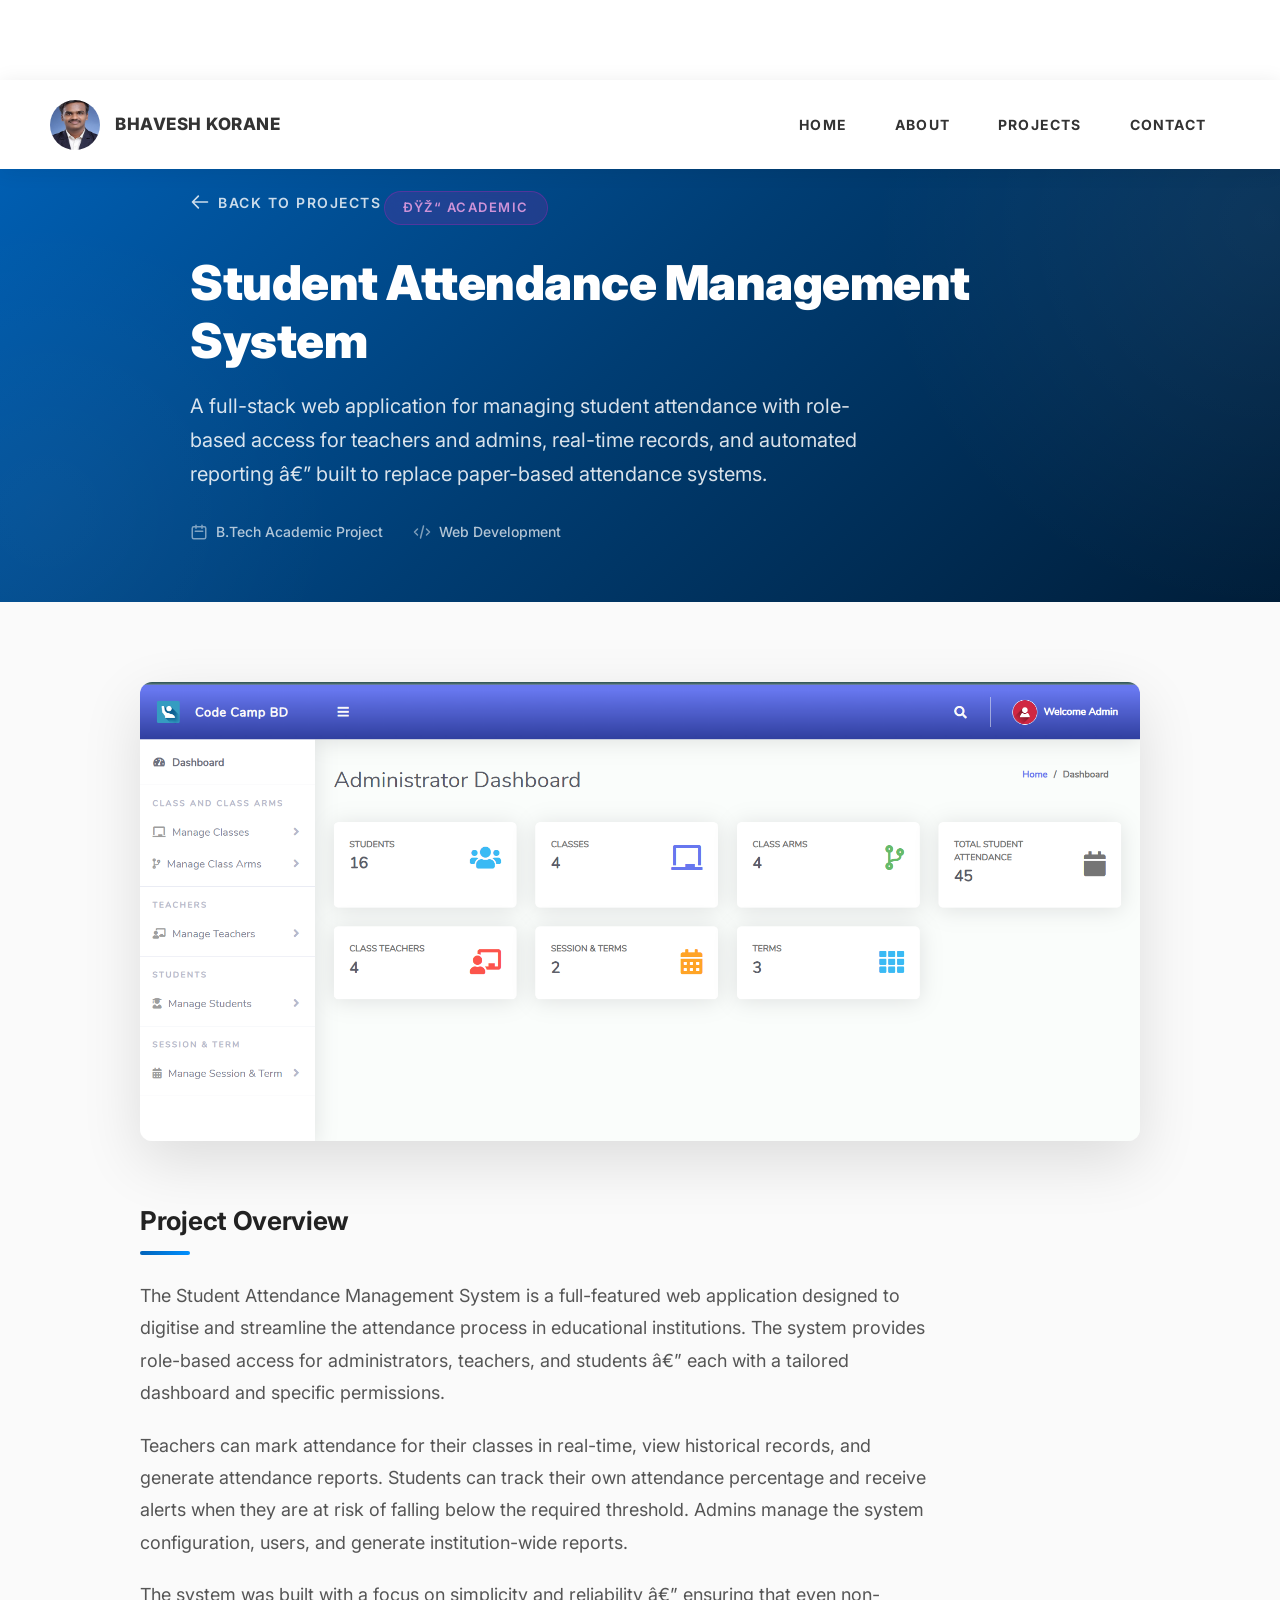
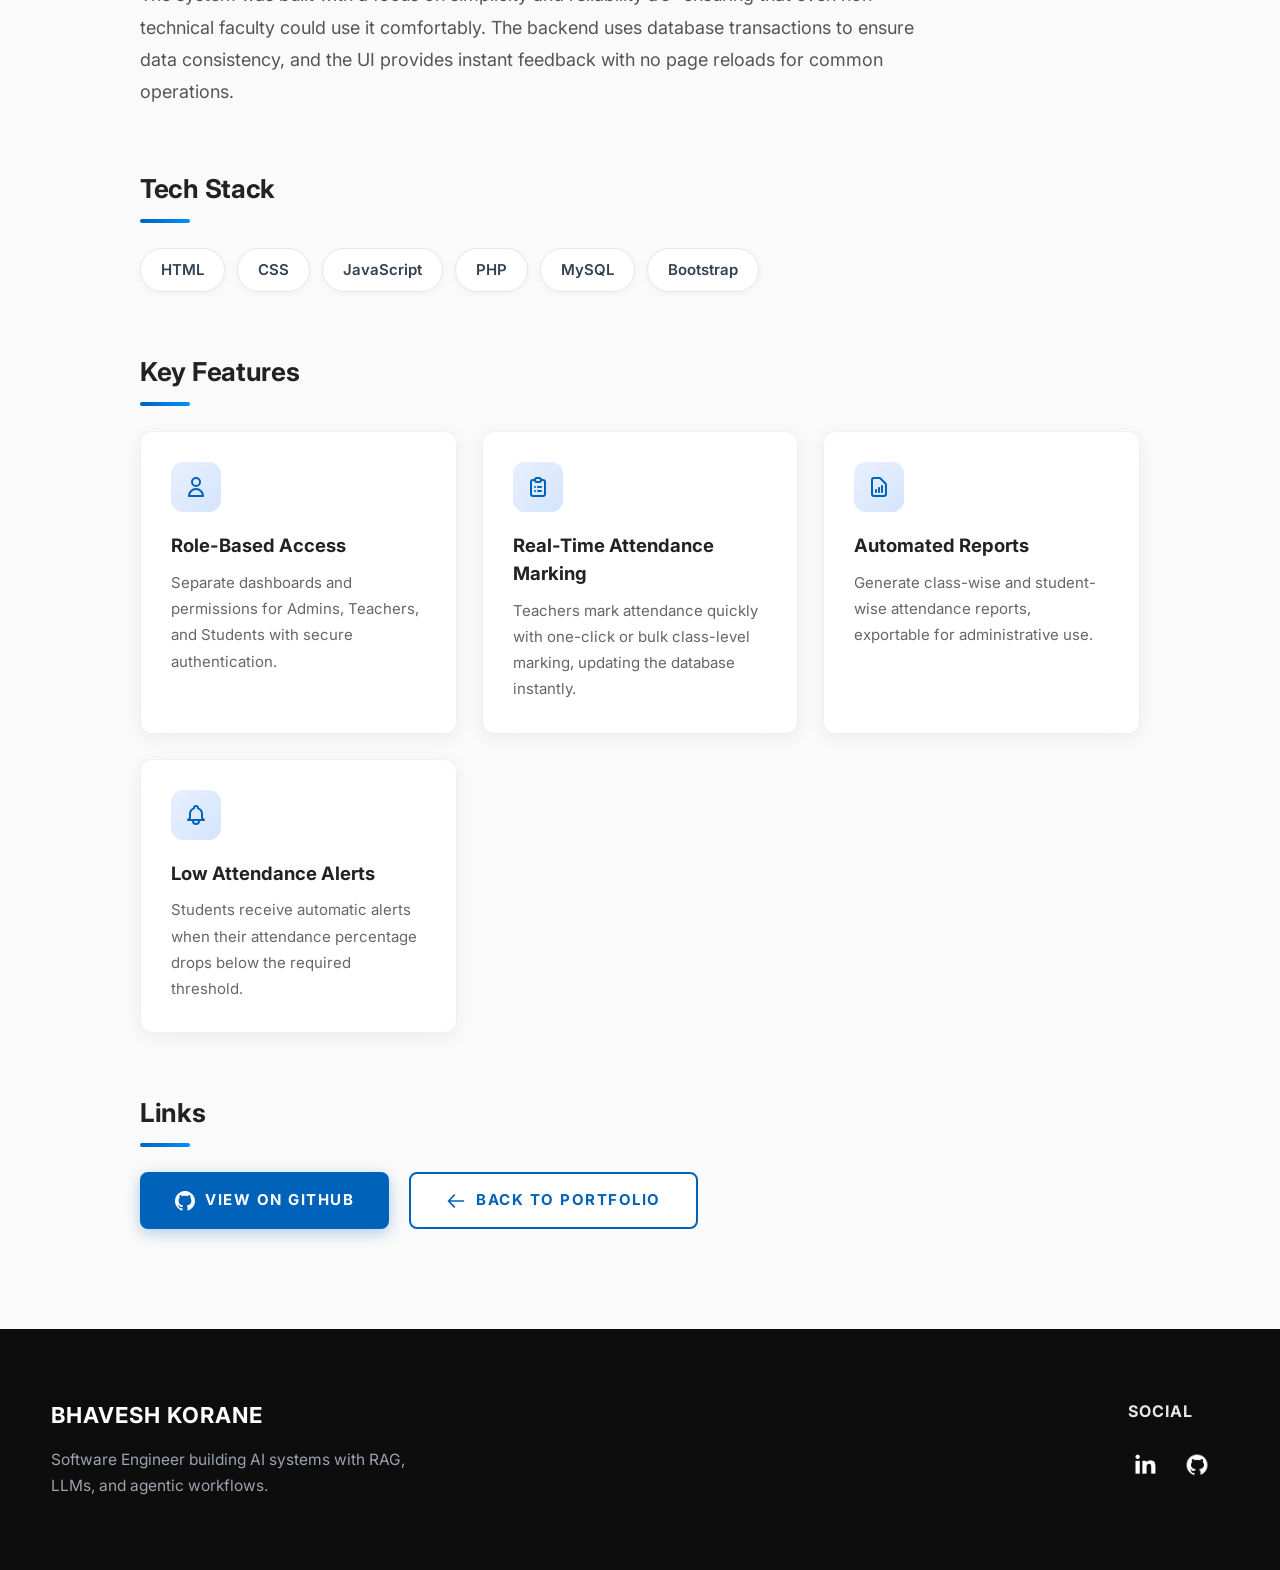
<file: projects/student-attendance-system.html>
﻿<!DOCTYPE html>
<html lang="en">
<head>
  <meta charset="UTF-8" />
  <meta name="viewport" content="width=device-width, initial-scale=1.0" />
  <title>Student Attendance Management System â€” Bhavesh Korane</title>
  <meta name="description" content="A web-based student attendance management system with database integration and user-friendly interface." />
  <link rel="stylesheet" href="../css/style.css" />
  <link rel="stylesheet" href="../css/index-modern.css" />
  <link rel="preconnect" href="https://fonts.googleapis.com" />
  <link rel="preconnect" href="https://fonts.gstatic.com" crossorigin />
    <link href="https://fonts.googleapis.com/css2?family=Inter:wght@300;400;500;600;700;800;900&display=swap" rel="stylesheet" />
  <link href="https://fonts.googleapis.com/css2?family=Source+Sans+Pro:wght@400;600;700;900&display=swap" rel="stylesheet" />
</head>
<body class="project-page">
  <header class="header">
    <div class="header__content">
      <div class="header__logo-container">
        <div class="header__logo-img-cont"><img src="../assets/png/bhavesh.png" alt="Bhavesh Korane" class="header__logo-img" /></div>
        <span class="header__logo-sub">Bhavesh Korane</span>
      </div>
      <div class="header__main">
        <ul class="header__links">
          <li class="header__link-wrapper"><a href="../index.html" class="header__link">Home</a></li>
          <li class="header__link-wrapper"><a href="../index.html#about" class="header__link">About</a></li>
          <li class="header__link-wrapper"><a href="../index.html#projects" class="header__link">Projects</a></li>
          <li class="header__link-wrapper"><a href="../index.html#contact" class="header__link">Contact</a></li>
        </ul>
        <div class="header__main-ham-menu-cont">
          <img src="../assets/svg/ham-menu.svg" alt="hamburger menu" class="header__main-ham-menu" />
          <img src="../assets/svg/ham-menu-close.svg" alt="hamburger menu close" class="header__main-ham-menu-close d-none" />
        </div>
      </div>
    </div>
    <div class="header__sm-menu">
      <div class="header__sm-menu-content">
        <ul class="header__sm-menu-links">
          <li class="header__sm-menu-link"><a href="../index.html">Home</a></li>
          <li class="header__sm-menu-link"><a href="../index.html#about">About</a></li>
          <li class="header__sm-menu-link"><a href="../index.html#projects">Projects</a></li>
          <li class="header__sm-menu-link"><a href="../index.html#contact">Contact</a></li>
        </ul>
      </div>
    </div>
  </header>

  <section class="project-hero">
    <div class="project-hero__content">
      <a href="../index.html#projects" class="project-hero__back">
        <svg xmlns="http://www.w3.org/2000/svg" fill="none" viewBox="0 0 24 24" stroke="currentColor" stroke-width="2"><path stroke-linecap="round" stroke-linejoin="round" d="M10 19l-7-7m0 0l7-7m-7 7h18"/></svg>
        Back to Projects
      </a>
      <div class="project-hero__badge project-hero__badge--academic">ðŸŽ“ Academic</div>
      <h1 class="project-hero__title">Student Attendance Management System</h1>
      <p class="project-hero__subtitle">A full-stack web application for managing student attendance with role-based access for teachers and admins, real-time records, and automated reporting â€” built to replace paper-based attendance systems.</p>
      <div class="project-hero__meta">
        <div class="project-hero__meta-item">
          <svg xmlns="http://www.w3.org/2000/svg" fill="none" viewBox="0 0 24 24" stroke="currentColor" stroke-width="2"><path stroke-linecap="round" stroke-linejoin="round" d="M8 7V3m8 4V3m-9 8h10M5 21h14a2 2 0 002-2V7a2 2 0 00-2-2H5a2 2 0 00-2 2v12a2 2 0 002 2z"/></svg>
          B.Tech Academic Project
        </div>
        <div class="project-hero__meta-item">
          <svg xmlns="http://www.w3.org/2000/svg" fill="none" viewBox="0 0 24 24" stroke="currentColor" stroke-width="2"><path stroke-linecap="round" stroke-linejoin="round" d="M10 20l4-16m4 4l4 4-4 4M6 16l-4-4 4-4"/></svg>
          Web Development
        </div>
      </div>
    </div>
  </section>

  <section class="project-content">
    <div class="project-content__inner">

      <div class="project-gallery fade-in">
        <div class="project-gallery__main">
          <img src="../assets/jpeg/web_app.png" alt="Student Attendance Management System" />
        </div>
      </div>

      <div class="project-description fade-in">
        <h2 class="project-section-title">Project Overview</h2>
        <p class="project-description__text">The Student Attendance Management System is a full-featured web application designed to digitise and streamline the attendance process in educational institutions. The system provides role-based access for administrators, teachers, and students â€” each with a tailored dashboard and specific permissions.</p>
        <p class="project-description__text">Teachers can mark attendance for their classes in real-time, view historical records, and generate attendance reports. Students can track their own attendance percentage and receive alerts when they are at risk of falling below the required threshold. Admins manage the system configuration, users, and generate institution-wide reports.</p>
        <p class="project-description__text">The system was built with a focus on simplicity and reliability â€” ensuring that even non-technical faculty could use it comfortably. The backend uses database transactions to ensure data consistency, and the UI provides instant feedback with no page reloads for common operations.</p>
      </div>

      <div class="project-tech fade-in">
        <h2 class="project-section-title">Tech Stack</h2>
        <div class="project-tech__list">
          <span class="project-tech__item">HTML</span>
          <span class="project-tech__item">CSS</span>
          <span class="project-tech__item">JavaScript</span>
          <span class="project-tech__item">PHP</span>
          <span class="project-tech__item">MySQL</span>
          <span class="project-tech__item">Bootstrap</span>
        </div>
      </div>

      <div class="project-features fade-in">
        <h2 class="project-section-title">Key Features</h2>
        <div class="project-features__grid">
          <div class="project-feature-card">
            <div class="project-feature-card__icon"><svg xmlns="http://www.w3.org/2000/svg" fill="none" viewBox="0 0 24 24" stroke="currentColor" stroke-width="2"><path stroke-linecap="round" stroke-linejoin="round" d="M16 7a4 4 0 11-8 0 4 4 0 018 0zM12 14a7 7 0 00-7 7h14a7 7 0 00-7-7z"/></svg></div>
            <h3 class="project-feature-card__title">Role-Based Access</h3>
            <p class="project-feature-card__desc">Separate dashboards and permissions for Admins, Teachers, and Students with secure authentication.</p>
          </div>
          <div class="project-feature-card">
            <div class="project-feature-card__icon"><svg xmlns="http://www.w3.org/2000/svg" fill="none" viewBox="0 0 24 24" stroke="currentColor" stroke-width="2"><path stroke-linecap="round" stroke-linejoin="round" d="M9 5H7a2 2 0 00-2 2v12a2 2 0 002 2h10a2 2 0 002-2V7a2 2 0 00-2-2h-2M9 5a2 2 0 002 2h2a2 2 0 002-2M9 5a2 2 0 012-2h2a2 2 0 012 2m-3 7h3m-3 4h3m-6-4h.01M9 16h.01"/></svg></div>
            <h3 class="project-feature-card__title">Real-Time Attendance Marking</h3>
            <p class="project-feature-card__desc">Teachers mark attendance quickly with one-click or bulk class-level marking, updating the database instantly.</p>
          </div>
          <div class="project-feature-card">
            <div class="project-feature-card__icon"><svg xmlns="http://www.w3.org/2000/svg" fill="none" viewBox="0 0 24 24" stroke="currentColor" stroke-width="2"><path stroke-linecap="round" stroke-linejoin="round" d="M9 17v-2m3 2v-4m3 4v-6m2 10H7a2 2 0 01-2-2V5a2 2 0 012-2h5.586a1 1 0 01.707.293l5.414 5.414a1 1 0 01.293.707V19a2 2 0 01-2 2z"/></svg></div>
            <h3 class="project-feature-card__title">Automated Reports</h3>
            <p class="project-feature-card__desc">Generate class-wise and student-wise attendance reports, exportable for administrative use.</p>
          </div>
          <div class="project-feature-card">
            <div class="project-feature-card__icon"><svg xmlns="http://www.w3.org/2000/svg" fill="none" viewBox="0 0 24 24" stroke="currentColor" stroke-width="2"><path stroke-linecap="round" stroke-linejoin="round" d="M15 17h5l-1.405-1.405A2.032 2.032 0 0118 14.158V11a6.002 6.002 0 00-4-5.659V5a2 2 0 10-4 0v.341C7.67 6.165 6 8.388 6 11v3.159c0 .538-.214 1.055-.595 1.436L4 17h5m6 0v1a3 3 0 11-6 0v-1m6 0H9"/></svg></div>
            <h3 class="project-feature-card__title">Low Attendance Alerts</h3>
            <p class="project-feature-card__desc">Students receive automatic alerts when their attendance percentage drops below the required threshold.</p>
          </div>
        </div>
      </div>

      <div class="project-links fade-in">
        <h2 class="project-section-title">Links</h2>
        <div class="project-links__buttons">
          <a href="#" class="project-links__btn project-links__btn--primary"><svg xmlns="http://www.w3.org/2000/svg" fill="currentColor" viewBox="0 0 24 24"><path d="M12 0c-6.626 0-12 5.373-12 12 0 5.302 3.438 9.8 8.207 11.387.599.111.793-.261.793-.577v-2.234c-3.338.726-4.033-1.416-4.033-1.416-.546-1.387-1.333-1.756-1.333-1.756-1.089-.745.083-.729.083-.729 1.205.084 1.839 1.237 1.839 1.237 1.07 1.834 2.807 1.304 3.492.997.107-.775.418-1.305.762-1.604-2.665-.305-5.467-1.334-5.467-5.931 0-1.311.469-2.381 1.236-3.221-.124-.303-.535-1.524.117-3.176 0 0 1.008-.322 3.301 1.23.957-.266 1.983-.399 3.003-.404 1.02.005 2.047.138 3.006.404 2.291-1.552 3.297-1.23 3.297-1.23.653 1.653.242 2.874.118 3.176.77.84 1.235 1.911 1.235 3.221 0 4.609-2.807 5.624-5.479 5.921.43.372.823 1.102.823 2.222v3.293c0 .319.192.694.801.576 4.765-1.589 8.199-6.086 8.199-11.386 0-6.627-5.373-12-12-12z"/></svg>View on GitHub</a>
          <a href="../index.html#projects" class="project-links__btn project-links__btn--secondary"><svg xmlns="http://www.w3.org/2000/svg" fill="none" viewBox="0 0 24 24" stroke="currentColor" stroke-width="2"><path stroke-linecap="round" stroke-linejoin="round" d="M10 19l-7-7m0 0l7-7m-7 7h18"/></svg>Back to Portfolio</a>
        </div>
      </div>
    </div>
  </section>

  <footer class="main-footer">
    <div class="main-container">
      <div class="main-footer__upper">
        <div class="main-footer__row main-footer__row-1">
          <h2 class="heading heading-sm main-footer__heading-sm"><span>Social</span></h2>
          <div class="main-footer__social-cont">
            <a target="_blank" rel="noreferrer" href="https://www.linkedin.com/in/bhavesh-korane-1926b2226"><img class="main-footer__icon" src="../assets/png/linkedin-ico.png" alt="LinkedIn" /></a>
            <a target="_blank" rel="noreferrer" href="https://github.com/Bhavesh-008"><img class="main-footer__icon" src="../assets/png/github-ico.png" alt="GitHub" /></a>
          </div>
        </div>
        <div class="main-footer__row main-footer__row-2">
          <h4 class="heading heading-sm text-lt">Bhavesh Korane</h4>
          <p class="main-footer__short-desc">Software Engineer building AI systems with RAG, LLMs, and agentic workflows.</p>
        </div>
      </div>
    </div>
  </footer>
  <script src="../index.js"></script>
  <script>
    const fadeEls = document.querySelectorAll('.fade-in');
    const observer = new IntersectionObserver((entries) => {
      entries.forEach(entry => { if (entry.isIntersecting) entry.target.classList.add('visible'); });
    }, { threshold: 0.1 });
    fadeEls.forEach(el => observer.observe(el));
  </script>
</body>
</html>
</file>
<file: css/style.css>
/*
0 - 600px:      Phone
600 - 900px:    Tablet portrait
900 - 1200px:   Tablet landscape
[1200 - 1800] is where our normal styles apply
1800px + :      Big desktop
$breakpoint arguement choices:
- phone
- tab-port
- tab-land
- big-desktop

Inside media queries 1em is always 16px i.e 1em = 16px at every screen size only inside media queries
*/
*,
*::after,
*::before {
  margin: 0;
  padding: 0;
  box-sizing: inherit;
  font-family: inherit; }

html {
  font-size: 62.5%;
  scroll-behavior: smooth; }
  @media only screen and (max-width: 75em) {
    html {
      font-size: 59%; } }
  @media only screen and (max-width: 56.25em) {
    html {
      font-size: 56%; } }
  @media only screen and (min-width: 112.5em) {
    html {
      font-size: 65%; } }

body {
  box-sizing: border-box;
  position: relative;
  line-height: 1.5;
  font-family: sans-serif;
  overflow-x: hidden;
  overflow-y: scroll;
  font-family: 'Source Sans Pro', sans-serif; }

a {
  text-decoration: none;
  color: inherit; }

li {
  list-style: none; }

input:focus,
button:focus,
a:focus,
textarea:focus {
  outline: none; }

button {
  border: none;
  cursor: pointer; }

textarea {
  resize: none; }

.heading-primary {
  font-size: 6rem;
  text-transform: uppercase;
  letter-spacing: 3px;
  text-align: center; }
  @media only screen and (max-width: 37.5em) {
    .heading-primary {
      font-size: 4.5rem; } }

.heading-sec__mb-bg {
  margin-bottom: 11rem; }
  @media only screen and (max-width: 56.25em) {
    .heading-sec__mb-bg {
      margin-bottom: 8rem; } }

.heading-sec__mb-med {
  margin-bottom: 9rem; }
  @media only screen and (max-width: 56.25em) {
    .heading-sec__mb-med {
      margin-bottom: 8rem; } }

.heading-sec__main {
  display: block;
  font-size: 4rem;
  text-transform: uppercase;
  letter-spacing: 1px;
  letter-spacing: 3px;
  text-align: center;
  margin-bottom: 3.5rem;
  position: relative; }
  .heading-sec__main--lt {
    color: #fff; }
    .heading-sec__main--lt::after {
      content: '';
      background: #fff !important; }
  .heading-sec__main::after {
    content: '';
    position: absolute;
    top: calc(100% + 1.5rem);
    height: 5px;
    width: 3rem;
    background: #0062b9;
    left: 50%;
    transform: translateX(-50%);
    border-radius: 5px; }
    @media only screen and (max-width: 37.5em) {
      .heading-sec__main::after {
        top: calc(100% + 1.2rem); } }

.heading-sec__sub {
  display: block;
  text-align: center;
  color: #777;
  font-size: 2rem;
  font-weight: 500;
  max-width: 80rem;
  margin: auto;
  line-height: 1.6; }
  @media only screen and (max-width: 37.5em) {
    .heading-sec__sub {
      font-size: 1.8rem; } }
  .heading-sec__sub--lt {
    color: #eee; }

.heading-sm {
  font-size: 2.2rem;
  text-transform: uppercase;
  letter-spacing: 1px; }

.main-container {
  max-width: 120rem;
  margin: auto;
  width: 92%; }

.btn {
  background: #fff;
  color: #333;
  text-transform: uppercase;
  letter-spacing: 2px;
  display: inline-block;
  font-weight: 700;
  border-radius: 5px;
  box-shadow: 0 5px 15px 0 rgba(0, 0, 0, 0.15);
  transition: transform .3s; }
  .btn:hover {
    transform: translateY(-3px); }
  .btn--bg {
    padding: 1.5rem 8rem;
    font-size: 2rem; }
  .btn--med {
    padding: 1.5rem 5rem;
    font-size: 1.6rem; }
  .btn--theme {
    background: #0062b9;
    color: #fff; }
  .btn--theme-inv {
    color: #0062b9;
    background: #fff;
    border: 2px solid #0062b9;
    box-shadow: none;
    padding: calc(1.5rem - 2px) calc(5rem - 2px); }

.sec-pad {
  padding: 12rem 0; }
  @media only screen and (max-width: 56.25em) {
    .sec-pad {
      padding: 8rem 0; } }

.text-primary {
  color: #fff;
  font-size: 2.2rem;
  text-align: center;
  width: 100%;
  line-height: 1.6; }
  @media only screen and (max-width: 37.5em) {
    .text-primary {
      font-size: 2rem; } }

.d-none {
  display: none; }

.home-hero {
  color: #fff;
  background: linear-gradient(to right, rgba(0, 98, 185, 0.8), rgba(0, 98, 185, 0.8)), url(../../assets/svg/common-bg.svg);
  background-position: center;
  height: 100vh;
  min-height: 80rem;
  max-height: 120rem;
  position: relative; }
  @media only screen and (max-width: 37.5em) {
    .home-hero {
      height: unset;
      min-height: unset; } }
  .home-hero__socials {
    position: absolute;
    top: 50%;
    border: 2px solid #eee;
    border-left: 2px solid #eee;
    transform: translateY(-50%); }
    @media only screen and (max-width: 56.25em) {
      .home-hero__socials {
        display: none; } }
  .home-hero__mouse-scroll-cont {
    position: absolute;
    bottom: 3%;
    left: 50%;
    transform: translateX(-50%); }
    @media only screen and (max-width: 37.5em) {
      .home-hero__mouse-scroll-cont {
        display: none; } }
  .home-hero__social {
    width: 5rem; }
  .home-hero__social-icon-link {
    width: 100%;
    display: block;
    padding: 1.2rem;
    border-bottom: 2px solid #eee;
    transition: background .3s; }
    .home-hero__social-icon-link:hover {
      background: rgba(255, 255, 255, 0.1); }
    .home-hero__social-icon-link--bd-none {
      border-bottom: 0; }
  .home-hero__social-icon {
    width: 100%; }
  .home-hero__content {
    position: absolute;
    top: 50%;
    left: 50%;
    transform: translate(-50%, -50%);
    max-width: 90rem;
    width: 92%; }
    @media only screen and (max-width: 37.5em) {
      .home-hero__content {
        padding: 19rem 0 13rem 0;
        margin: auto;
        position: static;
        transform: translate(0, 0); } }
  .home-hero__info {
    margin: 3rem auto 0 auto;
    max-width: 80rem; }
  .home-hero__cta {
    margin-top: 5rem;
    text-align: center; }

.about {
  background: #fafafa; }
  .about__content {
    display: grid;
    grid-template-columns: 1fr 1fr;
    grid-gap: 10rem; }
    @media only screen and (max-width: 56.25em) {
      .about__content {
        grid-template-columns: 1fr;
        grid-gap: 8rem; } }
    .about__content-title {
      font-weight: 700;
      font-size: 2.8rem;
      margin-bottom: 3rem; }
      @media only screen and (max-width: 37.5em) {
        .about__content-title {
          font-size: 2.4rem; } }
    .about__content-details-para {
      font-size: 1.8rem;
      color: grey;
      max-width: 60rem;
      line-height: 1.7;
      margin-bottom: 1rem; }
      .about__content-details-para--hl {
        font-weight: 700;
        margin: 0 3px; }
      .about__content-details-para:last-child {
        margin-bottom: 4rem; }

.projects__row {
  display: grid;
  grid-template-columns: 1.5fr 1fr;
  grid-gap: 5rem;
  margin-bottom: 11rem; }
  @media only screen and (max-width: 56.25em) {
    .projects__row {
      grid-template-columns: 1fr;
      grid-gap: 2rem;
      margin-bottom: 8rem; } }
  @media only screen and (max-width: 56.25em) {
    .projects__row {
      text-align: center; } }
  .projects__row:last-child {
    margin-bottom: 0; }
  .projects__row-img-cont {
    overflow: hidden; }
  .projects__row-img {
    width: 100%;
    display: block;
    object-fit: cover; }
  .projects__row-content {
    padding: 2rem 0;
    display: flex;
    justify-content: center;
    flex-direction: column;
    align-items: flex-start; }
    @media only screen and (max-width: 56.25em) {
      .projects__row-content {
        align-items: center; } }
    .projects__row-content-title {
      font-weight: 700;
      font-size: 2.8rem;
      margin-bottom: 2rem; }
      @media only screen and (max-width: 37.5em) {
        .projects__row-content-title {
          font-size: 2.4rem; } }
    .projects__row-content-desc {
      font-size: 1.8rem;
      color: grey;
      max-width: 60rem;
      line-height: 1.7;
      margin-bottom: 3rem; }
      @media only screen and (max-width: 37.5em) {
        .projects__row-content-desc {
          font-size: 1.7rem; } }

.contact {
  background-color: #0062b9;
  
   }


#marksheet
{

  margin-left: 10px;
}
#certificates
{
  margin-left: 10px;
}
.project-cs-hero {
  color: #fff;
  background: linear-gradient(to right, rgba(0, 98, 185, 0.8), rgba(0, 98, 185, 0.8)), url(../../assets/svg/common-bg.svg);
  background-size: cover;
  background-position: center;
  position: relative; }
  @media only screen and (max-width: 37.5em) {
    .project-cs-hero {
      height: unset;
      min-height: unset; } }
  .project-cs-hero__content {
    padding: 25rem 0 17rem 0;
    max-width: 90rem;
    width: 92%;
    margin: auto; }
    @media only screen and (max-width: 37.5em) {
      .project-cs-hero__content {
        padding: 19rem 0 13rem 0;
        margin: auto;
        position: static;
        transform: translate(0, 0); } }
  .project-cs-hero__info {
    margin: 3rem auto 0 auto;
    max-width: 80rem; }
  .project-cs-hero__cta {
    margin-top: 5rem;
    text-align: center; }

.project-details__content {
  padding: 8rem 0;
  max-width: 90rem;
  margin: auto; }
  .project-details__content-title {
    font-weight: 700;
    font-size: 2.8rem;
    margin-bottom: 3rem; }
    @media only screen and (max-width: 37.5em) {
      .project-details__content-title {
        font-size: 2.4rem; } }

.project-details__showcase-img-cont {
  width: 100%;
  margin-bottom: 6rem; }

.project-details__showcase-img {
  width: 100%; }

.project-details__content-main {
  width: 100%;
  max-width: 70rem;
  margin: auto; }

.project-details__desc {
  margin: 0 0 7rem 0; }
  .project-details__desc-para {
    font-size: 1.8rem;
    line-height: 1.7;
    color: grey;
    margin-bottom: 2rem; }

.project-details__tools-used {
  margin: 0 0 7rem 0; }
  .project-details__tools-used-list {
    display: flex;
    flex-wrap: wrap; }
  .project-details__tools-used-item {
    padding: 1rem 2rem;
    margin-bottom: 1.5rem;
    margin-right: 1.5rem;
    font-size: 1.6rem;
    background: rgba(153, 153, 153, 0.2);
    border-radius: 5px;
    font-weight: 600;
    color: #777; }

.project-details__links {
  margin: 0 0; }
  .project-details__links-btn {
    margin-right: 2rem; }
    @media only screen and (max-width: 37.5em) {
      .project-details__links-btn {
        margin-right: 0;
        width: 70%;
        margin-bottom: 2rem;
        text-align: center; } }
    .project-details__links-btn:last-child {
      margin: 0; }
      @media only screen and (max-width: 37.5em) {
        .project-details__links-btn:last-child {
          margin: 0; } }

.header {
  position: fixed;
  width: 100%;
  z-index: 1000;
  background: #000;
  background: #fff;
  box-shadow: 0 10px 100px rgba(0, 0, 0, 0.1); }
  .header__content {
    display: flex;
    align-items: center;
    justify-content: space-between;
    padding: 1rem 5rem; }
    @media only screen and (max-width: 56.25em) {
      .header__content {
        padding: 0 2rem; } }
  .header__logo-container {
    display: flex;
    align-items: center;
    cursor: pointer;
    color: #333;
    transition: color .3s; }
    .header__logo-container:hover {
      color: #0062b9; }
  .header__logo-img-cont {
    width: 5rem;
    height: 5rem;
    border-radius: 50px;
    overflow: hidden;
    margin-right: 1.5rem;
    background: #0062b9; }
    @media only screen and (max-width: 56.25em) {
      .header__logo-img-cont {
        width: 4.5rem;
        height: 4.5rem;
        margin-right: 1.2rem; } }
  .header__logo-img {
    width: 100%;
    height: 100%;
    object-fit: cover;
    object-position: center;
    display: block; }
  .header__logo-sub {
    font-size: 1.8rem;
    text-transform: uppercase;
    font-weight: 700;
    letter-spacing: 1px; }
  .header__links {
    display: flex; }
    @media only screen and (max-width: 37.5em) {
      .header__links {
        display: none; } }
  .header__link {
    padding: 2.2rem 3rem;
    display: inline-block;
    font-size: 1.6rem;
    color: #333;
    text-transform: uppercase;
    letter-spacing: 1px;
    font-weight: 700;
    transition: color .3s; }
    .header__link:hover {
      color: #0062b9; }
    @media only screen and (max-width: 56.25em) {
      .header__link {
        padding: 3rem 1.8rem;
        font-size: 1.5rem; } }
  .header__main-ham-menu-cont {
    display: none;
    width: 3rem;
    padding: 2.2rem 0; }
    @media only screen and (max-width: 37.5em) {
      .header__main-ham-menu-cont {
        display: block; } }
  .header__main-ham-menu {
    width: 100%; }
  .header__main-ham-menu-close {
    width: 100%; }
  .header__sm-menu {
    background: #fff;
    position: absolute;
    width: 100%;
    top: 100%;
    visibility: hidden;
    opacity: 0;
    transition: all .3s;
    box-shadow: 0px 5px 5px 0px rgba(0, 0, 0, 0.1);
    -webkit-box-shadow: 0px 5px 5px 0px rgba(0, 0, 0, 0.1);
    -moz-box-shadow: 0px 5px 5px 0px rgba(0, 0, 0, 0.1); }
    .header__sm-menu--active {
      visibility: hidden;
      opacity: 0; }
      @media only screen and (max-width: 37.5em) {
        .header__sm-menu--active {
          visibility: visible;
          opacity: 1; } }
  .header__sm-menu-link a {
    display: block;
    text-decoration: none;
    padding: 2.5rem 3rem;
    font-size: 1.6rem;
    color: #333;
    text-align: right;
    border-bottom: 1px solid #eee;
    font-weight: 700;
    text-transform: uppercase;
    letter-spacing: 2px;
    transition: color .3s; }
    .header__sm-menu-link a:hover {
      color: #0062b9; }
  .header__sm-menu-link:first-child a {
    border-top: 1px solid #eee; }
  .header__sm-menu-link-last {
    border-bottom: 0; }

.main-footer {
  background: #000;
  color: #fff; }
  .main-footer__upper {
    display: flex;
    justify-content: space-between;
    padding: 8rem 0; }
    @media only screen and (max-width: 56.25em) {
      .main-footer__upper {
        padding: 6rem 0; } }
    @media only screen and (max-width: 37.5em) {
      .main-footer__upper {
        display: block; } }
  .main-footer__row-1 {
    order: 2; }
    @media only screen and (max-width: 56.25em) {
      .main-footer__row-1 {
        margin-bottom: 5rem; } }
  .main-footer__row-2 {
    width: 40%;
    order: 1;
    max-width: 50rem; }
    @media only screen and (max-width: 56.25em) {
      .main-footer__row-2 {
        width: 100%; } }
  .main-footer__short-desc {
    margin-top: 2rem;
    color: #eee;
    font-size: 1.5rem;
    line-height: 1.7; }
  .main-footer__social-cont {
    margin-top: 2rem; }
  .main-footer__icon {
    margin-right: 1rem;
    width: 2.5rem; }
    .main-footer__icon--mr-none {
      margin-right: 0; }
  .main-footer__lower {
    padding: 4rem 0;
    border-top: 1px solid #444;
    color: #eee;
    font-size: 1.2rem;
    text-align: left;
    text-align: center; }
    .main-footer__lower a {
      text-decoration: underline;
      font-weight: bold;
      margin-left: 2px; }
    @media only screen and (max-width: 56.25em) {
      .main-footer__lower {
        padding: 3.5rem 0; } }

.skills {
  display: flex;
  flex-wrap: wrap; }
  .skills__skill {
    padding: 1rem 2rem;
    margin-bottom: 1.5rem;
    margin-right: 1.5rem;
    font-size: 1.6rem;
    background: rgba(153, 153, 153, 0.2);
    border-radius: 5px;
    font-weight: 600;
    color: #777; }

.mouse {
  width: 25px;
  height: 40px;
  border: 2px solid #eee;
  border-radius: 60px;
  position: relative;
  overflow: hidden; }
  .mouse::before {
    content: '';
    width: 5px;
    height: 5px;
    position: absolute;
    top: 7px;
    left: 50%;
    transform: translateX(-50%);
    background-color: #eee;
    border-radius: 50%;
    opacity: 1;
    animation: wheel 1.3s infinite;
    -webkit-animation: wheel 1.3s infinite; }


@keyframes wheel {
  to {
    opacity: 0;
    top: 27px; } }

@-webkit-keyframes wheel {
  to {
    opacity: 0;
    top: 27px; } }
    .pdf-container {
      width: 100%;
      max-width: 800px; /* Adjust this value based on your design */
      margin: 0 auto;
  }

  .pdf-object {
      width: 100%;
      height: 600px; /* Set an initial height for the PDF container */
  }

  @media only screen and (max-width: 600px) {
      .pdf-object {
          height: 300px; /* Adjust the height for mobile devices */
      }
  }


  
.about__content-subtitle {
  font-size: 1.15rem;
  font-weight: 600;
  margin-top: 1rem;
  color: #222;
}

.skills__group {
  display: flex;
  flex-wrap: wrap;
  gap: 0.7rem;
  margin-top: 0.5rem;
}

.skills__skill {
  background-color: #f3f3f3;
  padding: 8px 14px;
  border-radius: 8px;
  font-weight: 500;
  transition: all 0.2s ease-in-out;
}

.skills__skill:hover {
  background-color: #dbeafe; /* light blue hover */
  transform: translateY(-2px);
}

/* ========================================
   PROJECT DETAIL PAGES
   ======================================== */

.project-page {
  padding-top: 8rem;
}

/* --- Hero Section --- */
.project-hero {
  background: linear-gradient(135deg, #0062b9 0%, #003d73 50%, #001d38 100%);
  color: #fff;
  padding: 10rem 0 6rem 0;
  position: relative;
  overflow: hidden;
}

.project-hero::before {
  content: '';
  position: absolute;
  top: -50%;
  right: -30%;
  width: 80rem;
  height: 80rem;
  background: radial-gradient(circle, rgba(255,255,255,0.05) 0%, transparent 70%);
  border-radius: 50%;
}

.project-hero::after {
  content: '';
  position: absolute;
  bottom: -40%;
  left: -20%;
  width: 60rem;
  height: 60rem;
  background: radial-gradient(circle, rgba(255,255,255,0.03) 0%, transparent 70%);
  border-radius: 50%;
}

.project-hero__content {
  max-width: 90rem;
  width: 92%;
  margin: auto;
  position: relative;
  z-index: 1;
}

.project-hero__back {
  display: inline-flex;
  align-items: center;
  gap: 0.8rem;
  color: rgba(255,255,255,0.8);
  font-size: 1.5rem;
  font-weight: 600;
  text-transform: uppercase;
  letter-spacing: 1.5px;
  margin-bottom: 3rem;
  transition: all 0.3s;
  text-decoration: none;
}

.project-hero__back:hover {
  color: #fff;
  transform: translateX(-5px);
}

.project-hero__back svg {
  width: 2rem;
  height: 2rem;
  transition: transform 0.3s;
}

.project-hero__back:hover svg {
  transform: translateX(-3px);
}

.project-hero__badge {
  display: inline-block;
  background: rgba(255,255,255,0.15);
  backdrop-filter: blur(10px);
  padding: 0.6rem 1.8rem;
  border-radius: 50px;
  font-size: 1.3rem;
  font-weight: 600;
  letter-spacing: 1.5px;
  text-transform: uppercase;
  margin-bottom: 2rem;
  border: 1px solid rgba(255,255,255,0.2);
}

.project-hero__title {
  font-size: 5rem;
  font-weight: 900;
  line-height: 1.2;
  margin-bottom: 2rem;
  text-transform: none;
  letter-spacing: -0.5px;
}

@media only screen and (max-width: 37.5em) {
  .project-hero__title {
    font-size: 3.2rem;
  }
}

.project-hero__subtitle {
  font-size: 2rem;
  color: rgba(255,255,255,0.85);
  line-height: 1.7;
  max-width: 70rem;
}

.project-hero__meta {
  display: flex;
  gap: 3rem;
  margin-top: 3rem;
  flex-wrap: wrap;
}

.project-hero__meta-item {
  display: flex;
  align-items: center;
  gap: 0.8rem;
  font-size: 1.4rem;
  color: rgba(255,255,255,0.7);
  font-weight: 500;
}

.project-hero__meta-item svg {
  width: 1.8rem;
  height: 1.8rem;
  opacity: 0.7;
}

/* --- Project Content Section --- */
.project-content {
  padding: 8rem 0;
  background: #fafafa;
}

.project-content__inner {
  max-width: 100rem;
  width: 92%;
  margin: auto;
}

/* --- Image Gallery --- */
.project-gallery {
  margin-bottom: 6rem;
}

.project-gallery__main {
  width: 100%;
  border-radius: 12px;
  overflow: hidden;
  box-shadow: 0 20px 60px rgba(0,0,0,0.12);
  margin-bottom: 2rem;
  position: relative;
}

.project-gallery__main img {
  width: 100%;
  display: block;
  transition: transform 0.5s ease;
}

.project-gallery__main:hover img {
  transform: scale(1.02);
}

.project-gallery__thumbs {
  display: grid;
  grid-template-columns: repeat(auto-fill, minmax(15rem, 1fr));
  gap: 1.5rem;
}

.project-gallery__thumb {
  border-radius: 8px;
  overflow: hidden;
  cursor: pointer;
  box-shadow: 0 4px 15px rgba(0,0,0,0.08);
  transition: all 0.3s;
  border: 3px solid transparent;
}

.project-gallery__thumb:hover,
.project-gallery__thumb--active {
  border-color: #0062b9;
  transform: translateY(-3px);
  box-shadow: 0 8px 25px rgba(0,98,185,0.2);
}

.project-gallery__thumb img {
  width: 100%;
  height: 10rem;
  object-fit: cover;
  display: block;
}

/* --- Section Titles --- */
.project-section-title {
  font-size: 2.8rem;
  font-weight: 700;
  color: #222;
  margin-bottom: 2.5rem;
  position: relative;
  padding-bottom: 1.5rem;
}

.project-section-title::after {
  content: '';
  position: absolute;
  bottom: 0;
  left: 0;
  width: 5rem;
  height: 4px;
  background: linear-gradient(90deg, #0062b9, #0090ff);
  border-radius: 2px;
}

/* --- Description --- */
.project-description {
  margin-bottom: 6rem;
}

.project-description__text {
  font-size: 1.8rem;
  line-height: 1.8;
  color: #555;
  margin-bottom: 2rem;
  max-width: 80rem;
}

/* --- Tech Stack --- */
.project-tech {
  margin-bottom: 6rem;
}

.project-tech__list {
  display: flex;
  flex-wrap: wrap;
  gap: 1.2rem;
}

.project-tech__item {
  display: inline-flex;
  align-items: center;
  gap: 0.6rem;
  padding: 1rem 2rem;
  background: #fff;
  border: 1px solid #e2e8f0;
  border-radius: 50px;
  font-size: 1.5rem;
  font-weight: 600;
  color: #334155;
  transition: all 0.3s;
  box-shadow: 0 2px 8px rgba(0,0,0,0.04);
}

.project-tech__item:hover {
  background: #0062b9;
  color: #fff;
  border-color: #0062b9;
  transform: translateY(-2px);
  box-shadow: 0 6px 20px rgba(0,98,185,0.25);
}

.project-tech__item svg {
  width: 1.6rem;
  height: 1.6rem;
}

/* --- Features --- */
.project-features {
  margin-bottom: 6rem;
}

.project-features__grid {
  display: grid;
  grid-template-columns: repeat(auto-fill, minmax(28rem, 1fr));
  gap: 2.5rem;
}

.project-feature-card {
  background: #fff;
  border-radius: 12px;
  padding: 3rem;
  box-shadow: 0 4px 20px rgba(0,0,0,0.06);
  transition: all 0.3s;
  border: 1px solid #f0f0f0;
  position: relative;
  overflow: hidden;
}

.project-feature-card::before {
  content: '';
  position: absolute;
  top: 0;
  left: 0;
  width: 100%;
  height: 4px;
  background: linear-gradient(90deg, #0062b9, #0090ff);
  transform: scaleX(0);
  transform-origin: left;
  transition: transform 0.3s;
}

.project-feature-card:hover {
  transform: translateY(-5px);
  box-shadow: 0 12px 40px rgba(0,0,0,0.1);
}

.project-feature-card:hover::before {
  transform: scaleX(1);
}

.project-feature-card__icon {
  width: 5rem;
  height: 5rem;
  background: linear-gradient(135deg, #e8f0fe, #d4e4fd);
  border-radius: 12px;
  display: flex;
  align-items: center;
  justify-content: center;
  margin-bottom: 2rem;
}

.project-feature-card__icon svg {
  width: 2.4rem;
  height: 2.4rem;
  color: #0062b9;
}

.project-feature-card__title {
  font-size: 1.9rem;
  font-weight: 700;
  color: #222;
  margin-bottom: 1rem;
}

.project-feature-card__desc {
  font-size: 1.5rem;
  color: #666;
  line-height: 1.7;
}

/* --- Architecture / How It Works --- */
.project-architecture {
  margin-bottom: 6rem;
}

.project-architecture__diagram {
  background: #fff;
  border-radius: 12px;
  padding: 4rem;
  box-shadow: 0 4px 20px rgba(0,0,0,0.06);
  border: 1px solid #f0f0f0;
}

.project-architecture__steps {
  display: flex;
  flex-direction: column;
  gap: 2.5rem;
}

.project-architecture__step {
  display: flex;
  align-items: flex-start;
  gap: 2rem;
}

.project-architecture__step-number {
  min-width: 4rem;
  height: 4rem;
  background: linear-gradient(135deg, #0062b9, #0090ff);
  border-radius: 50%;
  display: flex;
  align-items: center;
  justify-content: center;
  color: #fff;
  font-size: 1.6rem;
  font-weight: 700;
  flex-shrink: 0;
}

.project-architecture__step-content {
  flex: 1;
}

.project-architecture__step-title {
  font-size: 1.8rem;
  font-weight: 700;
  color: #222;
  margin-bottom: 0.5rem;
}

.project-architecture__step-desc {
  font-size: 1.5rem;
  color: #666;
  line-height: 1.6;
}

/* --- Links Section --- */
.project-links {
  margin-bottom: 2rem;
}

.project-links__buttons {
  display: flex;
  gap: 2rem;
  flex-wrap: wrap;
}

.project-links__btn {
  display: inline-flex;
  align-items: center;
  gap: 1rem;
  padding: 1.5rem 3.5rem;
  border-radius: 8px;
  font-size: 1.6rem;
  font-weight: 700;
  text-transform: uppercase;
  letter-spacing: 1.5px;
  transition: all 0.3s;
  text-decoration: none;
}

.project-links__btn--primary {
  background: #0062b9;
  color: #fff;
  box-shadow: 0 4px 15px rgba(0,98,185,0.3);
}

.project-links__btn--primary:hover {
  background: #004d94;
  transform: translateY(-3px);
  box-shadow: 0 8px 25px rgba(0,98,185,0.4);
}

.project-links__btn--secondary {
  background: #fff;
  color: #0062b9;
  border: 2px solid #0062b9;
}

.project-links__btn--secondary:hover {
  background: #0062b9;
  color: #fff;
  transform: translateY(-3px);
}

.project-links__btn svg {
  width: 2rem;
  height: 2rem;
}

/* --- Animations --- */
.fade-in {
  opacity: 0;
  transform: translateY(20px);
  transition: opacity 0.6s ease, transform 0.6s ease;
}

.fade-in.visible {
  opacity: 1;
  transform: translateY(0);
}

/* --- Responsive --- */
@media only screen and (max-width: 56.25em) {
  .project-hero {
    padding: 8rem 0 4rem 0;
  }

  .project-hero__meta {
    gap: 2rem;
  }

  .project-features__grid {
    grid-template-columns: 1fr;
  }

  .project-gallery__thumbs {
    grid-template-columns: repeat(auto-fill, minmax(10rem, 1fr));
  }
}

@media only screen and (max-width: 37.5em) {
  .project-hero {
    padding: 6rem 0 3rem 0;
  }

  .project-hero__subtitle {
    font-size: 1.7rem;
  }

  .project-content {
    padding: 5rem 0;
  }

  .project-links__buttons {
    flex-direction: column;
  }

  .project-links__btn {
    text-align: center;
    justify-content: center;
  }

  .project-architecture__step {
    flex-direction: column;
    gap: 1rem;
  }
}

/* Gallery lightbox */
.project-gallery__main--clickable {
  cursor: zoom-in;
}

/* Status badge variants */
.project-hero__badge--progress {
  background: rgba(255, 193, 7, 0.2);
  border-color: rgba(255, 193, 7, 0.4);
  color: #ffd54f;
}

.project-hero__badge--complete {
  background: rgba(76, 175, 80, 0.2);
  border-color: rgba(76, 175, 80, 0.4);
  color: #81c784;
}

.project-hero__badge--academic {
  background: rgba(156, 39, 176, 0.2);
  border-color: rgba(156, 39, 176, 0.4);
  color: #ce93d8;
}
</file>
<file: css/index-modern.css>
/* ============================================================
   INDEX-MODERN.CSS — Premium modern styles for the portfolio
   ============================================================ */

/* ---- FONTS ---- */
body {
  font-family: 'Inter', 'Source Sans Pro', sans-serif;
}

/* ============================================================
   HEADER — UX polish
   ============================================================ */
.header {
  z-index: 1000;
  box-shadow: 0 2px 20px rgba(0, 0, 0, 0.08);
}

/* Larger, more readable nav links */
.header__link {
  font-size: 1.4rem;
  padding: 2.4rem 2.4rem;
  letter-spacing: 1.2px;
  transition: color 0.25s;
}

.header__link:hover,
.header__link--active {
  color: #0062b9 !important;
}

/* Logo text slightly bolder */
.header__logo-sub {
  font-size: 1.7rem;
  font-weight: 800;
  letter-spacing: 0.5px;
}

/* Logo img — smooth hover tint */
.header__logo-img {
  transition: filter 0.3s;
}
.header__logo-container:hover .header__logo-img {
  filter: brightness(1.1);
}

/* Mobile hamburger — larger touch target */
.header__main-ham-menu-cont {
  width: 4rem;
  padding: 1.8rem 0.5rem;
  cursor: pointer;
}

/* Mobile menu links — bigger tap targets */
.header__sm-menu-link a {
  padding: 2rem 2.5rem;
  font-size: 1.5rem;
}

/* ============================================================
   HERO SECTION
   ============================================================ */
.hero {
  min-height: 100vh;
  background: linear-gradient(135deg, #0a0f1e 0%, #0d1a3a 40%, #0a2060 70%, #001d50 100%);
  position: relative;
  display: flex;
  align-items: center;
  justify-content: center;
  overflow: hidden;
  padding-top: 8rem;
}

.hero__bg {
  position: absolute;
  inset: 0;
  background:
    radial-gradient(ellipse at 20% 50%, rgba(0, 98, 185, 0.25) 0%, transparent 60%),
    radial-gradient(ellipse at 80% 20%, rgba(0, 144, 255, 0.15) 0%, transparent 50%),
    radial-gradient(ellipse at 60% 80%, rgba(99, 0, 185, 0.1) 0%, transparent 50%);
}

/* Floating particles */
.hero__particles {
  position: absolute;
  inset: 0;
  pointer-events: none;
}

.hero__particles span {
  position: absolute;
  background: rgba(255, 255, 255, 0.25);
  border-radius: 50%;
  animation: float-particle 8s infinite ease-in-out;
}

.hero__particles span:nth-child(1)  { width:4px; height:4px; left: 10%; top: 20%; animation-delay: 0s;   animation-duration: 7s; }
.hero__particles span:nth-child(2)  { width:6px; height:6px; left: 25%; top: 70%; animation-delay: 1s;   animation-duration: 9s; }
.hero__particles span:nth-child(3)  { width:4px; height:4px; left: 50%; top: 15%; animation-delay: 2s;   animation-duration: 8s; }
.hero__particles span:nth-child(4)  { width:3px; height:3px; left: 75%; top: 60%; animation-delay: 0.5s; animation-duration: 10s; }
.hero__particles span:nth-child(5)  { width:4px; height:4px; left: 85%; top: 30%; animation-delay: 3s;   animation-duration: 6s; }
.hero__particles span:nth-child(6)  { width:5px; height:5px; left: 5%;  top: 80%; animation-delay: 1.5s; animation-duration: 11s; }
.hero__particles span:nth-child(7)  { width:4px; height:4px; left: 40%; top: 85%; animation-delay: 4s;   animation-duration: 8s; }
.hero__particles span:nth-child(8)  { width:3px; height:3px; left: 60%; top: 40%; animation-delay: 2.5s; animation-duration: 9s; }
.hero__particles span:nth-child(9)  { width:4px; height:4px; left: 90%; top: 75%; animation-delay: 0.8s; animation-duration: 7s; }
.hero__particles span:nth-child(10) { width:2px; height:2px; left: 30%; top: 45%; animation-delay: 5s;   animation-duration: 12s; }

@keyframes float-particle {
  0%, 100% { transform: translateY(0) scale(1); opacity: 0.3; }
  50% { transform: translateY(-30px) scale(1.5); opacity: 0.8; }
}

.hero__content {
  position: relative;
  z-index: 2;
  text-align: center;
  max-width: 90rem;
  width: 92%;
  margin: auto;
  color: #fff;
  padding: 6rem 0 4rem;
}

/* Status pill */
.hero__eyebrow {
  display: inline-flex;
  align-items: center;
  gap: 0.8rem;
  background: rgba(255, 255, 255, 0.08);
  backdrop-filter: blur(10px);
  border: 1px solid rgba(255, 255, 255, 0.15);
  padding: 0.9rem 2rem;
  border-radius: 50px;
  font-size: 1.4rem;
  font-weight: 600;
  color: rgba(255, 255, 255, 0.85);
  margin-bottom: 3rem;
  letter-spacing: 0.5px;
}

.hero__status-dot {
  width: 0.9rem;
  height: 0.9rem;
  background: #4ade80;
  border-radius: 50%;
  display: inline-block;
  flex-shrink: 0;
  animation: pulse-dot 2s infinite;
}

@keyframes pulse-dot {
  0%, 100% { box-shadow: 0 0 0 0 rgba(74, 222, 128, 0.5); }
  50%       { box-shadow: 0 0 0 7px rgba(74, 222, 128, 0); }
}

/* Main heading */
.hero__title {
  font-size: 6.5rem;
  font-weight: 800;
  line-height: 1.15;
  margin-bottom: 2.5rem;
  letter-spacing: -1.5px;
  text-transform: none;
}

@media only screen and (max-width: 75em) {
  .hero__title { font-size: 5.5rem; }
}
@media only screen and (max-width: 56.25em) {
  .hero__title { font-size: 4.4rem; letter-spacing: -0.8px; }
}
@media only screen and (max-width: 37.5em) {
  .hero__title { font-size: 3.2rem; letter-spacing: -0.5px; }
}

/* Gradient name */
.hero__name {
  background: linear-gradient(135deg, #60a5fa 0%, #a78bfa 50%, #f472b6 100%);
  -webkit-background-clip: text;
  -webkit-text-fill-color: transparent;
  background-clip: text;
}

/* Subtitle */
.hero__subtitle {
  font-size: 2rem;
  line-height: 1.8;
  color: rgba(255, 255, 255, 0.72);
  max-width: 72rem;
  margin: 0 auto 4rem;
  font-weight: 400;
}

.hero__subtitle strong {
  color: rgba(255, 255, 255, 0.95);
  font-weight: 600;
}

@media only screen and (max-width: 56.25em) {
  .hero__subtitle { font-size: 1.8rem; }
}
@media only screen and (max-width: 37.5em) {
  .hero__subtitle { font-size: 1.6rem; margin-bottom: 3rem; }
}

/* CTA Buttons */
.hero__cta-group {
  display: flex;
  gap: 1.6rem;
  justify-content: center;
  flex-wrap: wrap;
  margin-bottom: 3.5rem;
}

.hero__btn {
  display: inline-flex;
  align-items: center;
  justify-content: center;
  min-height: 5rem;           /* accessible touch target */
  min-width: 16rem;
  padding: 1.4rem 3.5rem;
  border-radius: 50px;
  font-size: 1.55rem;
  font-weight: 700;
  letter-spacing: 0.8px;
  text-transform: uppercase;
  transition: all 0.3s ease;
  text-decoration: none;
  cursor: pointer;
}

.hero__btn--primary {
  background: linear-gradient(135deg, #0062b9, #0090ff);
  color: #fff !important;
  box-shadow: 0 8px 30px rgba(0, 98, 185, 0.4);
}

.hero__btn--primary:hover {
  transform: translateY(-3px);
  box-shadow: 0 14px 42px rgba(0, 98, 185, 0.55);
  color: #fff !important;
}

.hero__btn--secondary {
  background: rgba(255, 255, 255, 0.1);
  color: #fff !important;
  border: 1.5px solid rgba(255, 255, 255, 0.3);
  backdrop-filter: blur(10px);
}

.hero__btn--secondary:hover {
  background: rgba(255, 255, 255, 0.2);
  transform: translateY(-3px);
  color: #fff !important;
}

/* Tech tags row */
.hero__tags {
  display: flex;
  gap: 1rem;
  justify-content: center;
  flex-wrap: wrap;
}

.hero__tag {
  background: rgba(255, 255, 255, 0.07);
  border: 1px solid rgba(255, 255, 255, 0.14);
  border-radius: 50px;
  padding: 0.6rem 1.6rem;
  font-size: 1.35rem;
  color: rgba(255, 255, 255, 0.7);
  font-weight: 500;
  letter-spacing: 0.3px;
  transition: all 0.2s;
}

.hero__tag:hover {
  background: rgba(255, 255, 255, 0.14);
  color: rgba(255, 255, 255, 0.95);
}

/* Social icons sidebar (using existing .home-hero__social styles) */
.hero__socials {
  position: absolute;
  top: 50%;
  left: 0;
  border: 2px solid rgba(255,255,255,0.15);
  border-left: none;
  transform: translateY(-50%);
  z-index: 2;
}

/* Each social icon link — min touch target 44px */
.home-hero__social-icon-link {
  min-width: 5rem;
  min-height: 5rem;
  display: flex;
  align-items: center;
  justify-content: center;
  padding: 1.3rem;
  border-bottom: 1px solid rgba(255,255,255,0.12);
  transition: background 0.3s;
}

.home-hero__social-icon-link:hover {
  background: rgba(255, 255, 255, 0.12) !important;
}

.home-hero__social-icon-link--bd-none {
  border-bottom: none;
}

.home-hero__social-icon {
  width: 2.2rem;
  height: 2.2rem;
  display: block;
  object-fit: contain;
}

@media only screen and (max-width: 56.25em) {
  .hero__socials { display: none; }
}


/* ============================================================
   ABOUT SECTION
   ============================================================ */
.about {
  background: #f8faff;
}

.about__content-title {
  font-size: 2.6rem;
  font-weight: 700;
  color: #111827;
  margin-bottom: 2.5rem;
}

.about__content-details-para {
  font-size: 1.7rem;
  color: #4b5563;
  line-height: 1.8;
  margin-bottom: 1.5rem;
  max-width: 60rem;
}

.about__content-details-para a {
  color: #0062b9;
  text-decoration: underline;
  text-underline-offset: 3px;
}

.about__content-details-para a:hover {
  color: #004d94 !important;
}

/* Contact Me button in about */
.about .btn--theme {
  margin-top: 1rem;
  min-height: 4.8rem;
  min-width: 15rem;
  display: inline-flex;
  align-items: center;
  justify-content: center;
  font-size: 1.5rem;
}

/* Skills subtitle */
.about__content-subtitle {
  font-size: 1.25rem;
  font-weight: 700;
  margin-top: 2rem;
  margin-bottom: 1rem;
  color: #0062b9;
  text-transform: uppercase;
  letter-spacing: 1.2px;
}

/* Skills pills */
.skills__skill {
  background: #eff6ff;
  color: #1d4ed8;
  border: 1px solid #bfdbfe;
  padding: 0.7rem 1.5rem;
  border-radius: 50px;
  font-size: 1.35rem;
  font-weight: 600;
  cursor: default;
  transition: all 0.25s;
}

.skills__skill:hover {
  background: #0062b9;
  color: #fff !important;
  border-color: #0062b9;
  transform: translateY(-2px);
  box-shadow: 0 5px 15px rgba(0, 98, 185, 0.3);
}

/* ============================================================
   PROJECTS SECTION
   ============================================================ */
.projects-modern {
  padding: 12rem 0;
  background: #ffffff;
}

@media only screen and (max-width: 56.25em) {
  .projects-modern { padding: 8rem 0; }
}

/* 2-column grid for AI projects */
.proj-grid {
  display: grid;
  grid-template-columns: repeat(2, 1fr);
  gap: 2.8rem;
  margin-bottom: 8rem;
}

@media only screen and (max-width: 56.25em) {
  .proj-grid { grid-template-columns: 1fr; gap: 2.4rem; }
}

/* 3-column for academic */
.proj-grid--academic {
  grid-template-columns: repeat(3, 1fr);
  gap: 2.4rem;
  margin-bottom: 0;
}

@media only screen and (max-width: 75em) {
  .proj-grid--academic { grid-template-columns: repeat(2, 1fr); }
}

@media only screen and (max-width: 37.5em) {
  .proj-grid--academic { grid-template-columns: 1fr; }
}

/* --- Project Card --- */
.proj-card {
  background: #fff;
  border-radius: 18px;
  overflow: hidden;
  box-shadow: 0 2px 16px rgba(0, 0, 0, 0.06);
  border: 1px solid #e5e7eb;
  transition: transform 0.35s ease, box-shadow 0.35s ease, border-color 0.35s ease;
  display: flex;
  flex-direction: column;
}

.proj-card:hover {
  transform: translateY(-8px);
  box-shadow: 0 20px 50px rgba(0, 98, 185, 0.13);
  border-color: #bfdbfe;
}

.proj-card--academic {
  border-top: 4px solid #7c3aed;
}

.proj-card--academic:hover {
  box-shadow: 0 20px 50px rgba(124, 58, 237, 0.11);
  border-color: #ddd6fe;
}

/* Image Wrap */
.proj-card__img-wrap {
  position: relative;
  overflow: hidden;
  height: 22rem;
  background: #0f1f40;  /* fallback while image loads */
}

.proj-card__img {
  width: 100%;
  height: 100%;
  object-fit: cover;
  display: block;
  transition: transform 0.5s ease;
}

.proj-card:hover .proj-card__img {
  transform: scale(1.06);
}

/* Hover overlay */
.proj-card__overlay {
  position: absolute;
  inset: 0;
  background: rgba(0, 20, 60, 0.72);
  display: flex;
  align-items: center;
  justify-content: center;
  opacity: 0;
  transition: opacity 0.3s ease;
  backdrop-filter: blur(4px);
}

.proj-card:hover .proj-card__overlay {
  opacity: 1;
}

.proj-card__overlay-btn {
  color: #fff !important;
  border: 2px solid rgba(255,255,255,0.8);
  padding: 1.2rem 2.8rem;
  border-radius: 50px;
  font-size: 1.55rem;
  font-weight: 700;
  letter-spacing: 0.5px;
  text-decoration: none;
  min-height: 4.8rem;  /* touch target */
  display: inline-flex;
  align-items: center;
  transition: all 0.2s;
}

.proj-card__overlay-btn:hover {
  background: #fff;
  color: #0062b9 !important;
}

/* Badge */
.proj-card__badge {
  position: absolute;
  top: 1.4rem;
  right: 1.4rem;
  padding: 0.5rem 1.2rem;
  border-radius: 50px;
  font-size: 1.1rem;
  font-weight: 700;
  letter-spacing: 0.5px;
  text-transform: uppercase;
  backdrop-filter: blur(4px);
}

.proj-card__badge--progress {
  background: rgba(251, 191, 36, 0.92);
  color: #78350f;
}

.proj-card__badge--done {
  background: rgba(74, 222, 128, 0.92);
  color: #14532d;
}

.proj-card__badge--academic {
  background: rgba(167, 139, 250, 0.92);
  color: #3b0764;
}

/* Card Body */
.proj-card__body {
  padding: 2.6rem 2.6rem 2.4rem;
  display: flex;
  flex-direction: column;
  flex: 1;
  gap: 0;
}

.proj-card__title {
  font-size: 2rem;
  font-weight: 700;
  color: #111827;
  margin-bottom: 1.2rem;
  line-height: 1.35;
  letter-spacing: -0.2px;
}

.proj-card__desc {
  font-size: 1.5rem;
  color: #6b7280;
  line-height: 1.75;
  margin-bottom: 2rem;
  flex: 1;
}

/* Tech tags */
.proj-card__tags {
  display: flex;
  flex-wrap: wrap;
  gap: 0.7rem;
  margin-bottom: 2.2rem;
}

.proj-card__tags span {
  background: #eff6ff;
  color: #1d4ed8;
  padding: 0.45rem 1.1rem;
  border-radius: 50px;
  font-size: 1.2rem;
  font-weight: 600;
  letter-spacing: 0.2px;
  border: 1px solid #dbeafe;
}

.proj-card--academic .proj-card__tags span {
  background: #f5f1ff;
  color: #6d28d9;
  border-color: #e9d5ff;
}

/* View More button — minimum 44px touch height */
.proj-card__btn {
  display: inline-flex;
  align-items: center;
  justify-content: center;
  align-self: flex-start;
  min-height: 4.4rem;
  min-width: 14rem;
  background: #0062b9;
  color: #fff !important;
  padding: 1rem 2.2rem;
  border-radius: 8px;
  font-size: 1.45rem;
  font-weight: 700;
  text-decoration: none;
  letter-spacing: 0.4px;
  transition: all 0.3s;
  gap: 0.4rem;
}

.proj-card__btn:hover {
  background: #004d94;
  transform: translateX(4px);
  color: #fff !important;
  box-shadow: 0 4px 14px rgba(0,98,185,0.3);
}

.proj-card--academic .proj-card__btn {
  background: #7c3aed;
}

.proj-card--academic .proj-card__btn:hover {
  background: #6d28d9;
  color: #fff !important;
  box-shadow: 0 4px 14px rgba(124,58,237,0.3);
}

/* ---- Academic Divider ---- */
.academic-divider {
  display: flex;
  align-items: center;
  gap: 2rem;
  margin-bottom: 1.8rem;
}

.academic-divider__line {
  flex: 1;
  height: 1px;
  background: linear-gradient(90deg, transparent, #d1d5db, transparent);
}

.academic-divider__label {
  font-size: 1.7rem;
  font-weight: 700;
  color: #6b7280;
  white-space: nowrap;
  letter-spacing: 0.5px;
  padding: 0 0.5rem;
}

.academic-divider__sub {
  text-align: center;
  font-size: 1.55rem;
  color: #9ca3af;
  margin-bottom: 4rem;
  max-width: 60rem;
  margin-left: auto;
  margin-right: auto;
  line-height: 1.6;
}

/* ============================================================
   CONTACT SECTION
   ============================================================ */
.contact {
  background: linear-gradient(135deg, #0062b9 0%, #00399e 100%) !important;
  padding: 8rem 0 !important;
}

.contact .heading-sec__sub--lt {
  font-size: 1.9rem;
}

/* Resume open button */
.contact .btn--med {
  min-height: 4.8rem;
  min-width: 18rem;
  display: inline-flex;
  align-items: center;
  justify-content: center;
  font-size: 1.5rem;
}

/* PDF iframe — responsive */
.contact iframe {
  border-radius: 12px;
  box-shadow: 0 10px 40px rgba(0,0,0,0.25);
}

@media only screen and (max-width: 56.25em) {
  .contact iframe {
    width: 96% !important;
    height: 500px !important;
  }
}

@media only screen and (max-width: 37.5em) {
  .contact iframe {
    height: 360px !important;
  }
}

/* ============================================================
   FOOTER
   ============================================================ */
.main-footer {
  background: #0d0d0d;
}

.main-footer__upper {
  padding: 7rem 0;
}

/* Footer social icons — min 44px touch target */
.main-footer__social-cont a {
  display: inline-flex;
  align-items: center;
  justify-content: center;
  min-width: 4.4rem;
  min-height: 4.4rem;
  border-radius: 8px;
  transition: background 0.25s;
  margin-right: 0.5rem;
}

.main-footer__social-cont a:hover {
  background: rgba(255,255,255,0.08);
}

.main-footer__icon {
  width: 2.6rem;
  height: 2.6rem;
  object-fit: contain;
  display: block;
}

.main-footer__icon--mr-none {
  margin-right: 0;
}

.main-footer__short-desc {
  font-size: 1.55rem;
  color: #9ca3af;
  line-height: 1.7;
  margin-top: 1.5rem;
  max-width: 38rem;
}

.main-footer__heading-sm {
  color: #e5e7eb;
  font-size: 1.6rem;
  margin-bottom: 0.5rem;
}

/* Footer bottom strip */
.main-footer__lower {
  padding: 2.5rem 0;
  border-top: 1px solid #1f2937;
  font-size: 1.35rem;
  color: #6b7280;
  text-align: center;
  letter-spacing: 0.3px;
}

/* ============================================================
   GLOBAL BUTTON BASE — accessible sizes
   ============================================================ */
.btn {
  min-height: 4.6rem;
  display: inline-flex;
  align-items: center;
  justify-content: center;
}

/* ============================================================
   SCROLL ANIMATIONS (JS adds .visible)
   ============================================================ */
.visible {
  opacity: 1 !important;
  transform: translateY(0) !important;
}

/* ============================================================
   PROJECT DETAIL PAGE — UX fixes
   ============================================================ */

/* Back button — larger touch area */
.project-hero__back {
  min-height: 4.4rem;
  display: inline-flex;
  align-items: center;
  font-size: 1.4rem;
  gap: 0.8rem;
  color: rgba(255,255,255,0.8) !important;
}

.project-hero__back:hover {
  color: #fff !important;
  transform: translateX(-5px);
}

/* Links buttons on detail pages */
.project-links__btn {
  min-height: 5rem;
  display: inline-flex;
  align-items: center;
  font-size: 1.5rem;
}

.project-links__btn--primary {
  color: #fff !important;
}

.project-links__btn--primary:hover {
  color: #fff !important;
}

.project-links__btn--secondary {
  color: #0062b9 !important;
}

.project-links__btn--secondary:hover {
  color: #fff !important;
}

/* Tech pills on detail pages */
.project-tech__item {
  min-height: 4rem;
  font-size: 1.5rem;
}

/* Feature cards — readable text */
.project-feature-card__title {
  font-size: 1.85rem;
}

.project-feature-card__desc {
  font-size: 1.5rem;
  line-height: 1.75;
}

/* Section titles readable at all sizes */
.project-section-title {
  font-size: 2.6rem;
  letter-spacing: -0.3px;
}

/* Architecture steps */
.project-architecture__step-title {
  font-size: 1.75rem;
}

.project-architecture__step-desc {
  font-size: 1.5rem;
  line-height: 1.65;
  color: #555;
}

/* Hero title responsive */
.project-hero__title {
  font-size: 4.8rem;
  line-height: 1.2;
}

@media only screen and (max-width: 56.25em) {
  .project-hero__title { font-size: 3.6rem; }
}

@media only screen and (max-width: 37.5em) {
  .project-hero__title { font-size: 2.8rem; }
  .project-links__buttons { flex-direction: column; }
  .project-links__btn { width: 100%; justify-content: center; }
}

/* ============================================================
   A11Y — Focus outlines (keyboard nav)
   ============================================================ */
a:focus-visible,
button:focus-visible {
  outline: 3px solid #60a5fa;
  outline-offset: 3px;
  border-radius: 4px;
}

/* ============================================================
   CERTIFICATIONS SECTION
   ============================================================ */
.certs-section {
  padding: 12rem 0;
  background: #f8faff;
}
@media only screen and (max-width: 56.25em) {
  .certs-section { padding: 8rem 0; }
}
.certs-preview {
  display: flex;
  flex-direction: column;
  gap: 1.6rem;
  max-width: 80rem;
  margin: 0 auto 4rem;
}
.cert-item {
  display: flex;
  align-items: center;
  gap: 2rem;
  background: #fff;
  border-radius: 14px;
  padding: 2rem 2.5rem;
  border: 1px solid #e5e7eb;
  box-shadow: 0 2px 12px rgba(0,0,0,0.05);
  transition: all 0.3s ease;
}
.cert-item:hover {
  transform: translateY(-3px);
  box-shadow: 0 10px 30px rgba(0,98,185,0.1);
  border-color: #bfdbfe;
}
.cert-item__icon {
  flex-shrink: 0;
  width: 5rem;
  height: 5rem;
  background: linear-gradient(135deg, #eff6ff, #dbeafe);
  border-radius: 12px;
  display: flex;
  align-items: center;
  justify-content: center;
  color: #0062b9;
}
.cert-item__icon svg { width: 2.4rem; height: 2.4rem; }
.cert-item__info { flex: 1; }
.cert-item__name { font-size: 1.8rem; font-weight: 700; color: #111827; margin-bottom: 0.3rem; }
.cert-item__issuer { font-size: 1.4rem; color: #6b7280; font-weight: 500; }
.cert-item__badge {
  flex-shrink: 0;
  background: rgba(74,222,128,0.15);
  color: #15803d;
  border: 1px solid rgba(74,222,128,0.4);
  padding: 0.4rem 1.2rem;
  border-radius: 50px;
  font-size: 1.2rem;
  font-weight: 700;
  text-transform: uppercase;
  letter-spacing: 0.5px;
}
.certs-cta { text-align: center; }
.certs-btn {
  display: inline-flex;
  align-items: center;
  gap: 1rem;
  background: #0062b9;
  color: #fff;
  padding: 1.5rem 3.5rem;
  border-radius: 50px;
  font-size: 1.6rem;
  font-weight: 700;
  text-decoration: none;
  min-height: 5rem;
  transition: all 0.3s;
  box-shadow: 0 6px 24px rgba(0,98,185,0.3);
}
.certs-btn svg { width: 2rem; height: 2rem; }
.certs-btn:hover { background: #004d94; transform: translateY(-3px); box-shadow: 0 12px 36px rgba(0,98,185,0.4); color: #fff; }
@media only screen and (max-width: 37.5em) {
  .cert-item { flex-wrap: wrap; gap: 1.2rem; padding: 1.8rem; }
  .certs-btn { width: 100%; justify-content: center; }
}

/* ============================================================
   CERTIFICATIONS PAGE (certifications.html)
   ============================================================ */
.certs-page {
  padding-top: 8rem;
  min-height: 100vh;
  background: #f8faff;
}

.certs-page__hero {
  background: linear-gradient(135deg, #0062b9 0%, #003d73 60%, #001d38 100%);
  padding: 9rem 0 6rem;
  color: #fff;
  position: relative;
  overflow: hidden;
}

.certs-page__hero::before {
  content: '';
  position: absolute;
  top: -40%;
  right: -20%;
  width: 70rem;
  height: 70rem;
  background: radial-gradient(circle, rgba(255,255,255,0.05) 0%, transparent 70%);
  border-radius: 50%;
}

.certs-page__hero-inner {
  max-width: 90rem;
  width: 92%;
  margin: auto;
  position: relative;
  z-index: 1;
}

.certs-page__back {
  display: inline-flex;
  align-items: center;
  gap: 0.8rem;
  color: rgba(255,255,255,0.75) !important;
  font-size: 1.4rem;
  font-weight: 600;
  letter-spacing: 1px;
  text-transform: uppercase;
  text-decoration: none;
  margin-bottom: 3rem;
  transition: all 0.3s;
  min-height: 4.4rem;
}

.certs-page__back:hover { color: #fff !important; transform: translateX(-5px); }
.certs-page__back svg { width: 2rem; height: 2rem; }

.certs-page__hero-title {
  font-size: 5rem;
  font-weight: 800;
  margin-bottom: 1.5rem;
  line-height: 1.2;
  letter-spacing: -0.5px;
}

@media only screen and (max-width: 37.5em) {
  .certs-page__hero-title { font-size: 3rem; }
}

.certs-page__hero-sub {
  font-size: 1.8rem;
  color: rgba(255,255,255,0.75);
  max-width: 55rem;
  line-height: 1.7;
}

/* Cert full list */
.certs-list-section {
  max-width: 90rem;
  width: 92%;
  margin: auto;
  padding: 7rem 0 10rem;
}

.certs-list-section__count {
  font-size: 1.4rem;
  font-weight: 600;
  color: #6b7280;
  text-transform: uppercase;
  letter-spacing: 1.2px;
  margin-bottom: 3rem;
}

.certs-full-list {
  display: flex;
  flex-direction: column;
  gap: 2rem;
}

/* Single expandable cert entry */
.cert-entry {
  background: #fff;
  border-radius: 16px;
  border: 1px solid #e5e7eb;
  box-shadow: 0 2px 12px rgba(0,0,0,0.05);
  overflow: hidden;
  transition: box-shadow 0.3s, transform 0.3s;
}

.cert-entry:hover {
  transform: translateY(-3px);
  box-shadow: 0 12px 36px rgba(0,98,185,0.1);
  border-color: #bfdbfe;
}

.cert-entry__header {
  display: flex;
  align-items: center;
  gap: 2rem;
  padding: 2.2rem 2.8rem;
  cursor: pointer;
  user-select: none;
}

.cert-entry__icon {
  flex-shrink: 0;
  width: 5.5rem;
  height: 5.5rem;
  background: linear-gradient(135deg, #eff6ff, #dbeafe);
  border-radius: 14px;
  display: flex;
  align-items: center;
  justify-content: center;
  color: #0062b9;
}

.cert-entry__icon svg { width: 2.6rem; height: 2.6rem; }
.cert-entry__meta { flex: 1; }

.cert-entry__name {
  font-size: 2rem;
  font-weight: 700;
  color: #111827;
  margin-bottom: 0.4rem;
  line-height: 1.3;
}

.cert-entry__issuer {
  font-size: 1.45rem;
  color: #6b7280;
  font-weight: 500;
}

.cert-entry__right {
  display: flex;
  align-items: center;
  gap: 1.5rem;
  flex-shrink: 0;
}

.cert-entry__verified {
  background: rgba(74,222,128,0.12);
  color: #15803d;
  border: 1px solid rgba(74,222,128,0.35);
  padding: 0.5rem 1.4rem;
  border-radius: 50px;
  font-size: 1.2rem;
  font-weight: 700;
  text-transform: uppercase;
  letter-spacing: 0.5px;
}

.cert-entry__toggle {
  background: #f3f4f6;
  border: none;
  width: 3.8rem;
  height: 3.8rem;
  border-radius: 50%;
  display: flex;
  align-items: center;
  justify-content: center;
  cursor: pointer;
  color: #6b7280;
  transition: all 0.3s;
  flex-shrink: 0;
}

.cert-entry__toggle:hover { background: #0062b9; color: #fff; }
.cert-entry__toggle svg { width: 2rem; height: 2rem; transition: transform 0.3s; }
.cert-entry.open .cert-entry__toggle svg { transform: rotate(180deg); }

.cert-entry__pdf {
  display: none;
  padding: 0 2.8rem 2.8rem;
}

.cert-entry.open .cert-entry__pdf { display: block; }

.cert-entry__pdf iframe {
  width: 100%;
  height: 700px;
  border: none;
  border-radius: 10px;
  box-shadow: 0 4px 20px rgba(0,0,0,0.1);
}

.cert-entry__pdf-actions {
  display: flex;
  gap: 1.5rem;
  margin-top: 1.8rem;
  flex-wrap: wrap;
}

.cert-entry__pdf-btn {
  display: inline-flex;
  align-items: center;
  gap: 0.8rem;
  padding: 1rem 2rem;
  border-radius: 8px;
  font-size: 1.4rem;
  font-weight: 700;
  text-decoration: none;
  min-height: 4.4rem;
  transition: all 0.3s;
}

.cert-entry__pdf-btn--primary { background: #0062b9; color: #fff !important; }
.cert-entry__pdf-btn--primary:hover { background: #004d94; color: #fff !important; }
.cert-entry__pdf-btn svg { width: 1.8rem; height: 1.8rem; }

@media only screen and (max-width: 56.25em) {
  .cert-entry__pdf iframe { height: 500px; }
}

@media only screen and (max-width: 37.5em) {
  .cert-entry__header { flex-wrap: wrap; gap: 1.2rem; padding: 1.8rem; }
  .cert-entry__pdf { padding: 0 1.6rem 1.6rem; }
  .cert-entry__pdf iframe { height: 360px; }
  .cert-entry__right { width: 100%; }
}
</file>
